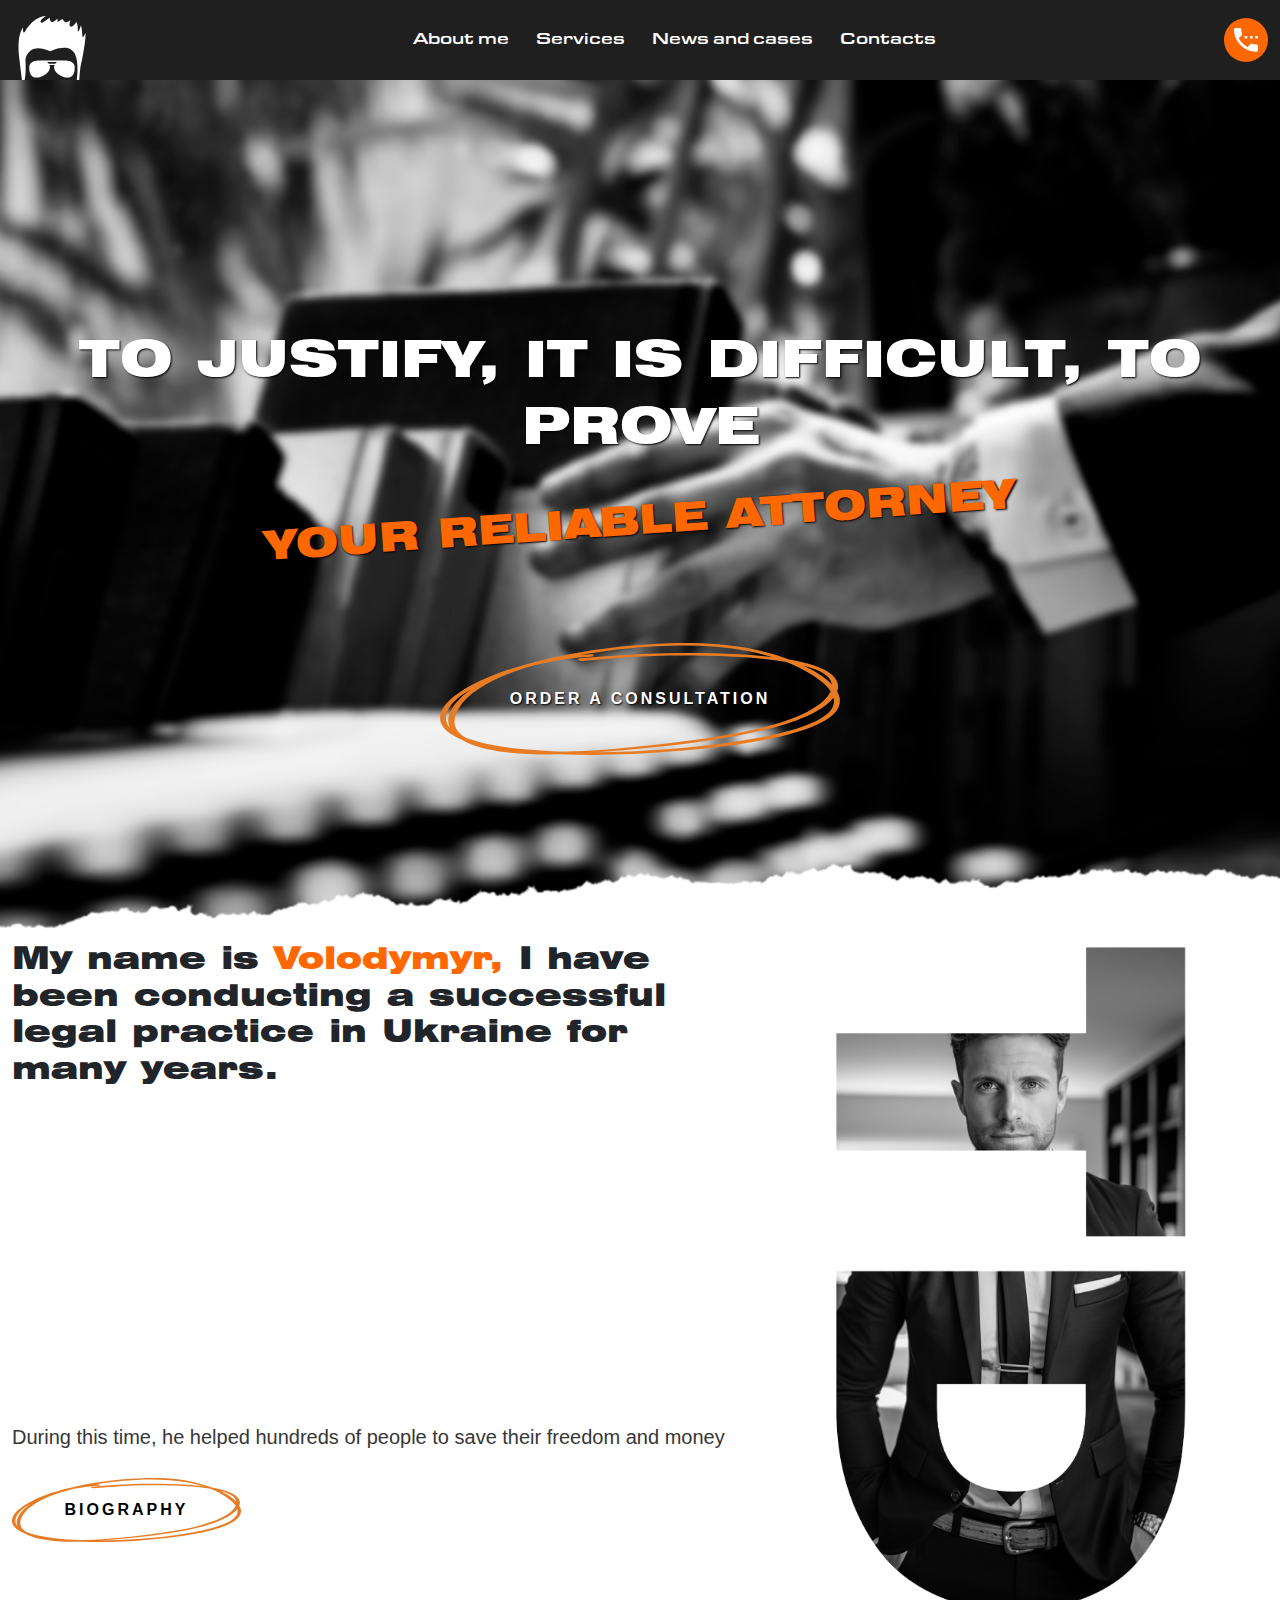
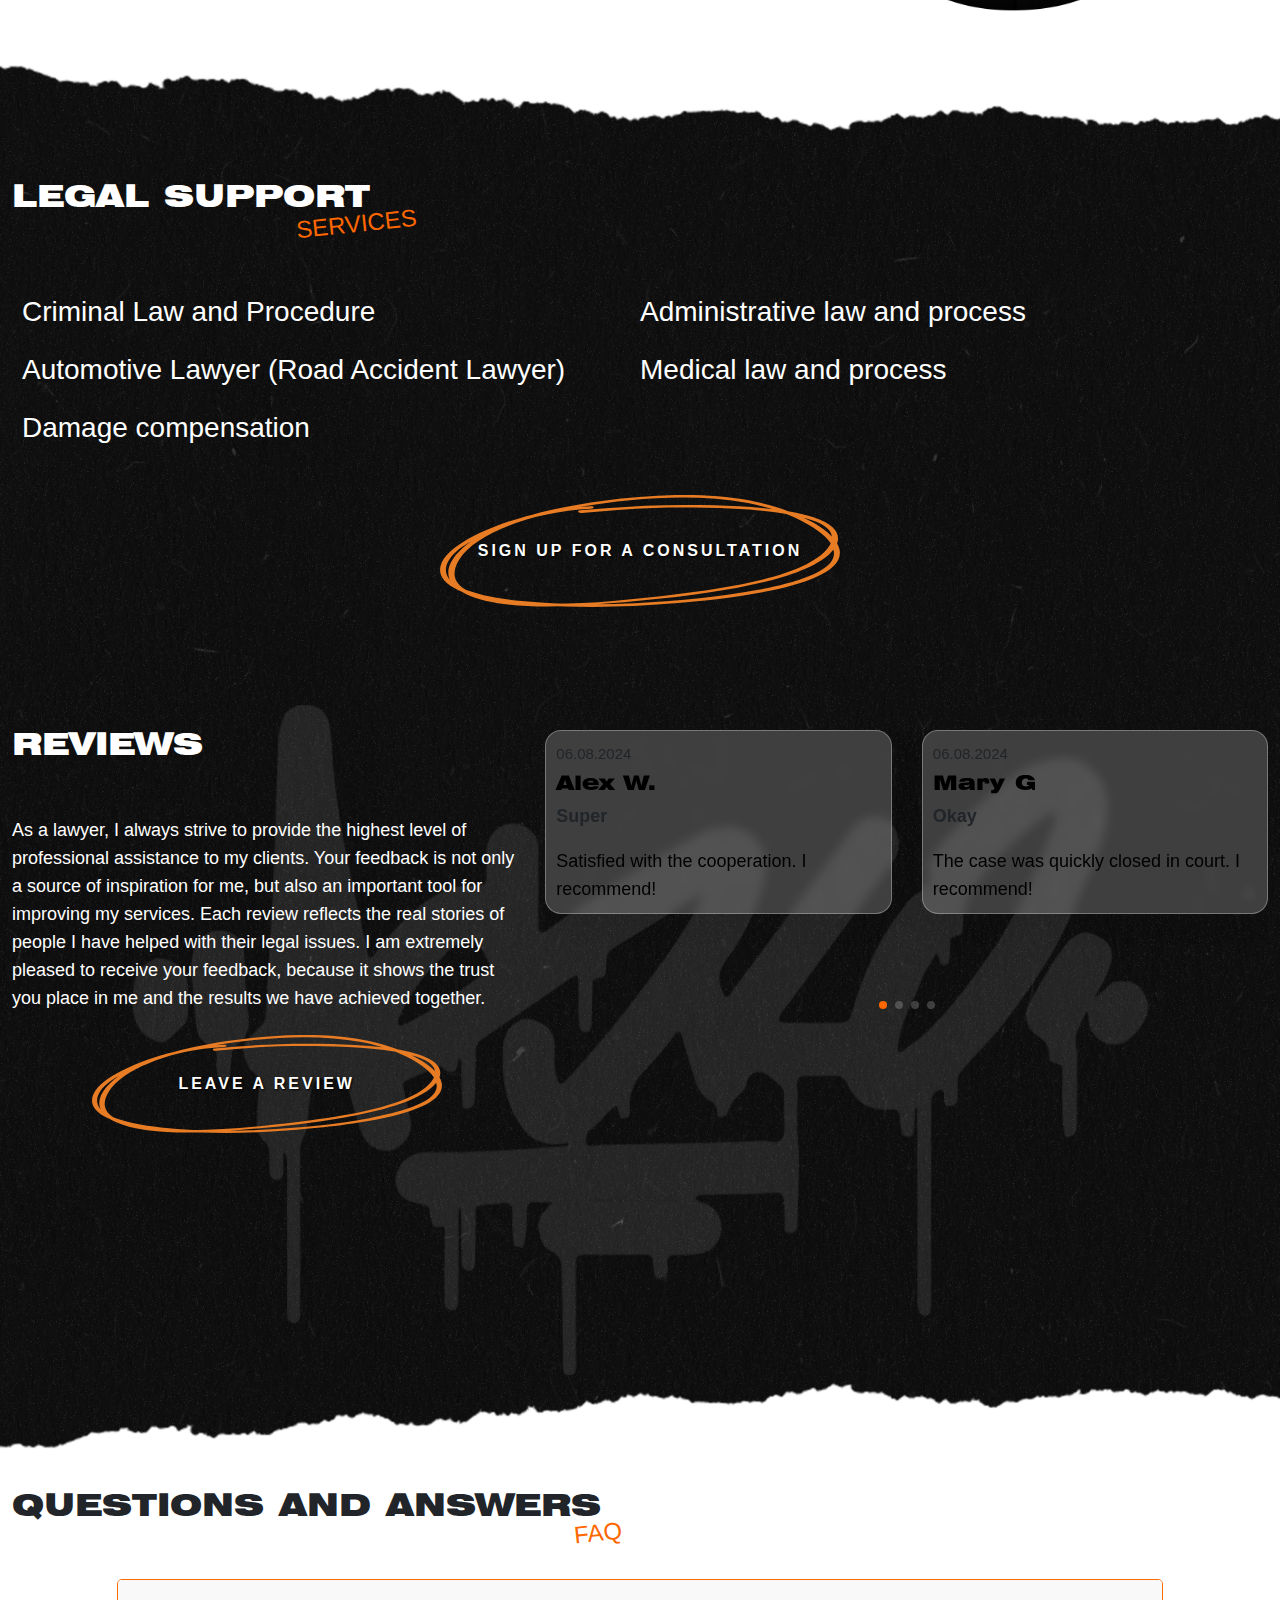
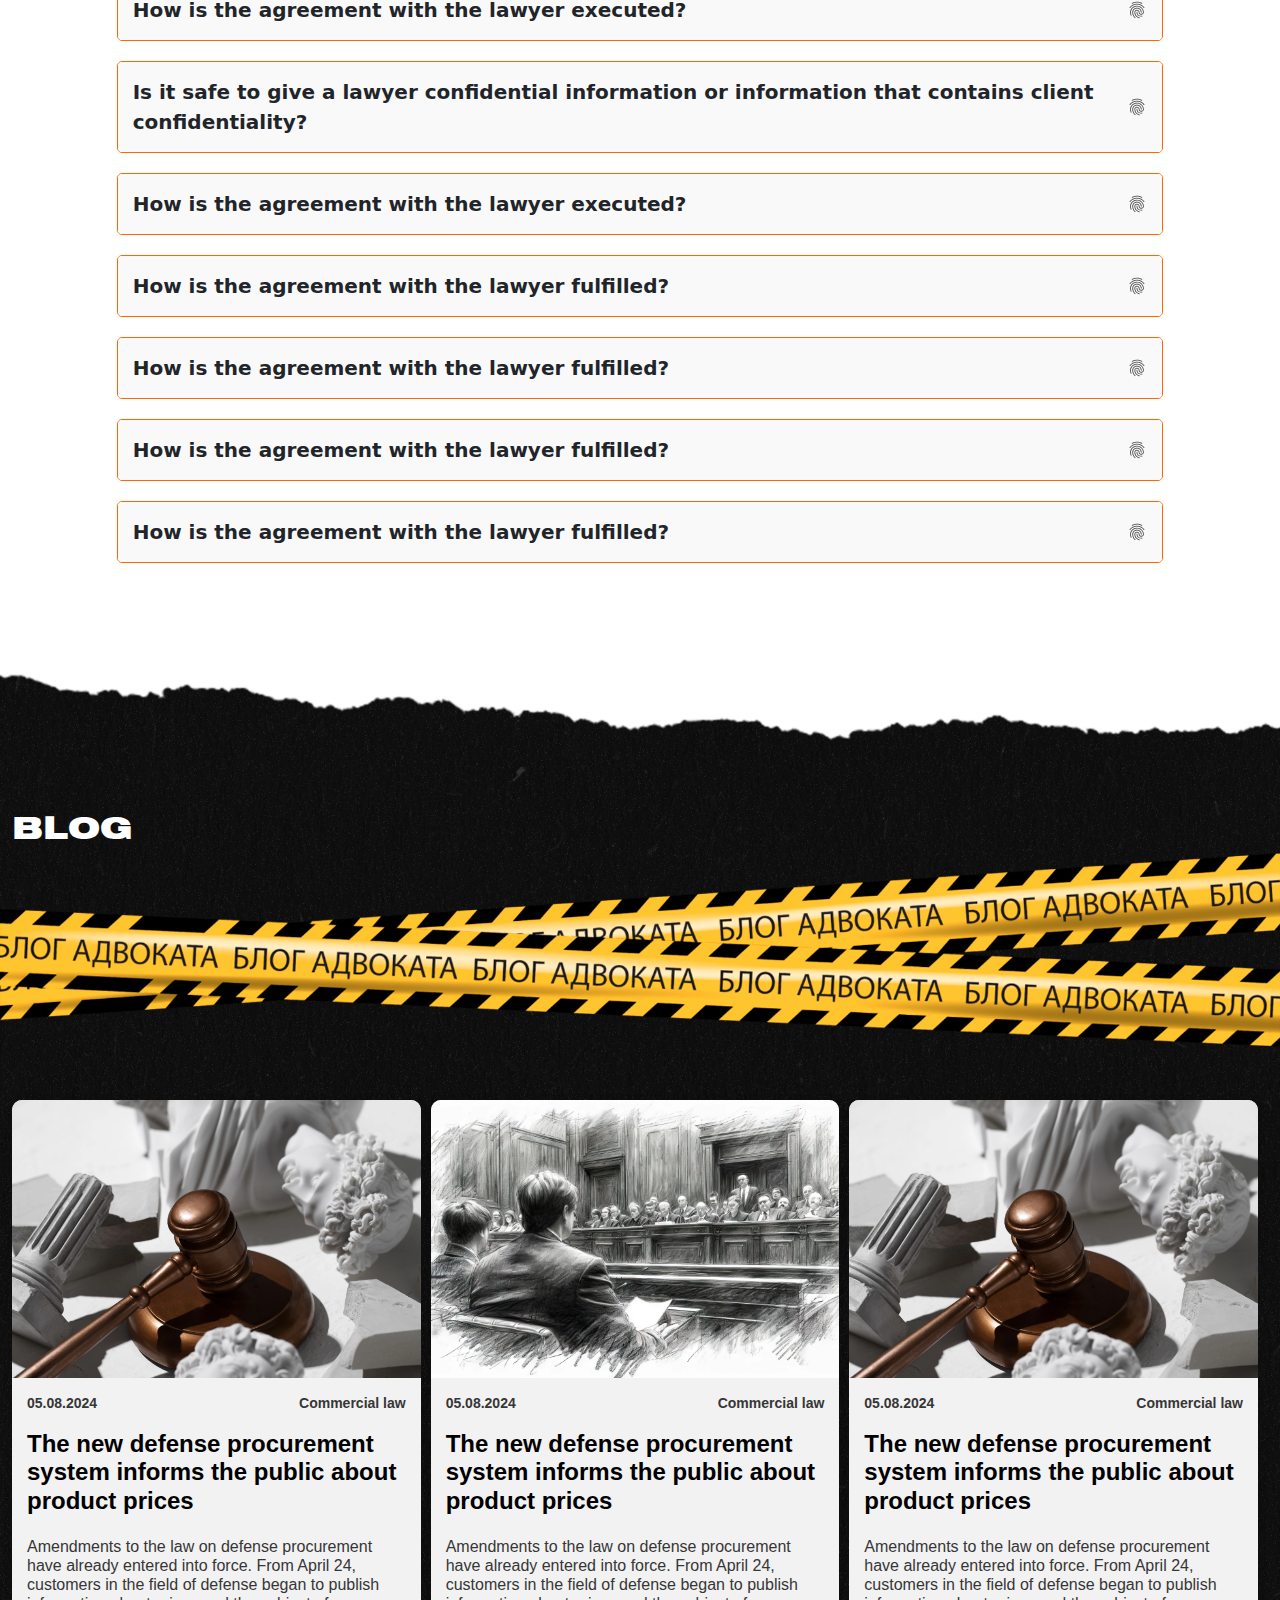
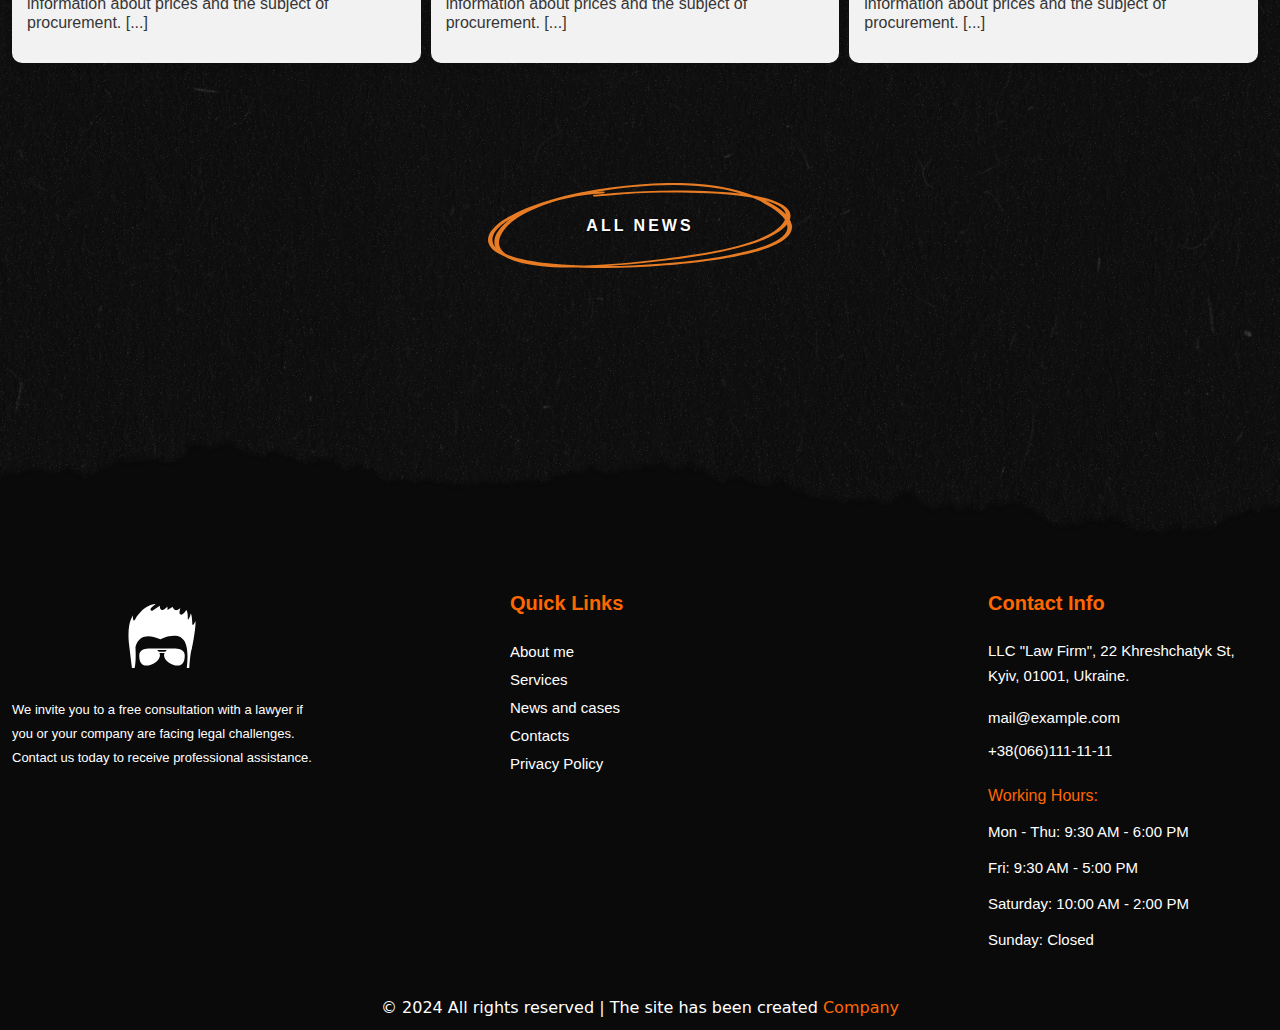
<file: index.html>
<!DOCTYPE html>
<html lang="en">
<head>
    <meta charset="UTF-8">
    <meta name="viewport" content="width=device-width, initial-scale=1.0">
    <title>Legal assistance</title>


    <!-- Bootstrap 5 Css -->
    <link href="./assets/css/bootstrap.css" rel="stylesheet">

    <!-- Swiper -->
    <link rel="stylesheet" href="https://cdn.jsdelivr.net/npm/swiper@11/swiper-bundle.min.css"/>
    <!-- Drop the styles -->
    <link rel="stylesheet" href="./assets/css/normalize.css">
    <!-- Connect fonts -->
    <link rel="stylesheet" href="./assets/css/fonts.css">
    <!-- The main style file -->
    <link rel="stylesheet" href="./assets/css/style.css">
</head>
<body>

    <div class="wrapper">

        <!-- Спливаюче повідомлення -->
        <div id="successMessage" class="success-message" style="display: none;">
            Successfully sent
        </div>

        <!-- Modal window "Enrollment for Consultation". Start-->
        <div class="modal" id="consultationModal">
            <div class="modal-content">
                <span class="close-modal">&times;</span>
                <h2>Sign up for a consultation</h2>
                <p>Please fill out the form below to book a consultation</p>
                <form id="consultationForm">
                    <div class="form-group">
                        <label for="name">Name: <span class="required-modal">*</span></label>
                        <input type="text" id="name" name="name" required>
                    </div>
                    <div class="form-group">
                        <label for="phone">Phone: <span class="required-modal">*</span></label>
                        <input type="tel" id="phone" name="phone" required>
                    </div>
                    <div class="form-group">
                        <label for="email">Email:</label>
                        <input type="email" id="email" name="email">
                    </div>
                    <div class="form-group">
                        <label for="rating">The scope of the question:</label>
                        <select id="rating" name="rating" required>
                            <option value="">Choose which consultation you are interested in</option>
                            <option value="criminallaw">Criminal law</option>
                            <option value="administrativelaw">Administrative law</option>
                            <option value="autolawyer">Automotive lawyer (Road accident lawyer)</option>
                            <option value="medicallaw">Medical law</option>
                            <option value="compensation">Damage compensation</option>
                            <option value="other">Other...</option>
                        </select>
                    </div>
                    <div class="form-group">
                        <label for="feedback">Brief content of the question:</label>
                        <textarea id="feedback" name="feedback" rows="4"></textarea>
                    </div>
                    
                    <button type="submit" class="submit-btn">Send</button>
                </form>
            </div>
        </div>
        <!-- Modal window "Enrollment for Consultation". End-->


        <!-- Modal window for reviews. Start -->
        <div id="feedbackModal" class="modal">
            <div class="modal-content">
                <span class="close-modal">&times;</span>
                <h2>Leave a review</h2>
                <form id="feedbackForm">
                    <div class="form-group">
                        <label for="name">Name: <span class="required-modal">*</span></label>
                        <input type="text" id="name" name="name" required>
                    </div>
                    <div class="form-group">
                        <label for="phone">Telephone: <span class="required-modal">*</span></label>
                        <input type="tel" id="phone" name="phone" required>
                    </div>
                    <div class="form-group">
                        <label for="email">Email:</label>
                        <input type="email" id="email" name="email">
                    </div>
                    
                    <div class="form-group">
                        <label for="rating">Rating:</label>
                        <select id="rating" name="rating" required>
                            <option value="">Select a grade</option>
                            <option value="super">Super</option>
                            <option value="good">Normally, at your own expense</option>
                            <option value="bad">Badly</option>
                        </select>
                    </div>
                    <div class="form-group">
                        <label for="feedback">The text of the review: <span class="required-modal">*</span></label>
                        <textarea id="feedback" name="feedback" rows="4" required></textarea>
                    </div>
                    <button type="submit" class="submit-btn">Leave a review</button>
                </form>
            </div>
        </div>
        <!-- Modal window for reviews. End -->

        <!-- =====================
        --- HEADER. Start ---
        ===================== -->
        <header class="header-style">
            <div class="container">
                <div class="col-12">
                    <div class="site-row">
                        <a href="./index.html" class="header-logo">
                            <img src="./assets/images/logo/logo.svg" alt="logo">
                        </a>
                        <nav class="header_menu">
                            <ul class="nav-menu">
                                <li><a href="./page-about.html">About me</a></li>
                                <li><a href="./page-services.html">Services</a></li>
                                <li><a href="./page-blog.html">News and cases</a></li>
                                <li><a href="./page-contacts.html">Contacts</a></li>
                            </ul>
                        </nav>
                        <div class="header_phone">
                            <a href="tel:+380661111111">
                                <img src="./assets/images/icon/icon_phone.svg" alt="phone">
                            </a>
                        </div>
                        <div class="burger-menu">
                            <span></span>
                            <span></span>
                            <span></span>
                        </div>
                    </div>
                </div>
            </div>
        </header>
        <!-- =====================
        --- HEADER. End ---
        ===================== -->


        <main class="main">
            <!-- =====================
            --- Main-banner. Start ---
            ===================== -->
            <section class="hero-home">

                <div class="container">
                    <div class="col-12">

                        <div class="hero-banner-content_wrapper">
                            <div class="hero-home_title">
                                <h1>TO JUSTIFY, IT IS DIFFICULT, TO PROVE</h1>
                            </div>
                            <div class="hero-home_text">
                                <h2>
                                    YOUR RELIABLE ATTORNEY
                                </h2>
                            </div>
                            <div class="hero-home_btn_wrapper">
                                <a href="#" class="hero-home_btn_link open-modal">
                                    <div class="hero-home_btn_text">
                                        Order a consultation
                                    </div>
                                    <img src="./assets/images/img/button-outline.svg" alt="button" class="hero-home_btn_img">
                                </a>
                            </div>
                        </div>
                    </div>
                </div>
                <div class="section-img-top">
                    <img src="./assets/images/img/event-img-1.webp" alt="">
                </div>
            </section>
            <!-- =====================
            --- Main-banner. End ---
            ===================== -->

            <!-- =====================
            --- Home-Page. Block 2 "About me". Start ---
            ===================== -->
            <section class="section-about">
                <div class="container">
                    <div class="row">
                        <div class="col-md-7 col-12">
                            <!-- The content of the left column -->
                            <div class="about-content-wrapper">
                                <div class="about-content-wrapper-content">
                                    <div class="about-content-title">
                                        <h2>My name is <span class="about-highlighted-text">Volodymyr,</span> 
                                            I have been conducting a successful legal practice in Ukraine for many years.
                                        </h2>
                                    </div>
                                    <div class="about-content-descr">
                                        <p>During this time, he helped hundreds of people to save their freedom and money</p>
                                    </div>
                                </div>
                                <div class="hero-home_btn_wrapper">
                                    <a href="./page-about.html" class="hero-home_btn_link">
                                        <div class="hero-home_btn_text">
                                            Biography
                                        </div>
                                        <img src="./assets/images/img/button-outline.svg" alt="button" class="hero-home_btn_img">
                                    </a>
                                </div>
                            </div>
                        </div>
                        <div class="col-md-5 col-12">
                            <!-- The content of the right column -->
                            <div class="about-img">
                                <img src="./assets/images/img/about-img.webp" alt="about-img">
                            </div>
                        </div>
                    </div>
                </div>
            </section>

            <section class="section-img-bottom">
                <img src="./assets/images/img/event-img-2.webp" alt="">
            </section>
            <!-- =====================
            --- Home-Page. Block 2 "About me". End ---
            ===================== -->


            <!-- =====================
            --- Home-Page. Block 3 "Services" Start ---
            ===================== -->
            <section class="section-services">
                <div class="container">
                    <div class="row">
                        <div class="block-title_wrapper">
                            <h2 class="block-title">Legal support</h2>
                            <span class="block-subtitle">Services</span>
                        </div>
                        
                        <div class="services-content-wrapper">
                            <ul>
                                <li><a href="./single-services.html">Criminal Law and Procedure</a></li>
                                <li><a href="./single-services.html">Administrative law and process</a></li>
                                <li><a href="./single-services.html">Automotive Lawyer (Road Accident Lawyer)</a></li>
                                <li><a href="./single-services.html">Medical law and process</a></li>
                                <li><a href="./single-services.html">Damage compensation</a></li>
                            </ul>
                        </div>

                        <div class="hero-home_btn_wrapper ">
                            <a href="#" class="hero-home_btn_link open-modal">
                                <div class="hero-home_btn_text">
                                    Sign up for a consultation
                                </div>
                                <img src="./assets/images/img/button-outline.svg" alt="button" class="hero-home_btn_img">
                            </a>
                        </div>
                    </div>
                </div>
            </section>
            <!-- =====================
            --- Home-Page. Block 3 "Services" End ---
            ===================== -->


            <!-- =====================
            ---  Home-Page. Block 4 "Feedback". Start ---
            ===================== -->
            <section class="section-reviews">
                <div class="container">
                    <div class="row">
                        
                        <div class="col-md-5 col-12">
                            <div class="reviews-content-wrapper-left">
                                <div class="block-title">
                                    <h2>Reviews</h2>
                                </div>
                                <div class="block-descr">
                                    <p>
                                        As a lawyer, I always strive to provide the highest level of professional assistance to my clients. Your feedback is not only a source of inspiration for me, but also an important tool for improving my services. Each review reflects the real stories of people I have helped with their legal issues. I am extremely pleased to receive your feedback, because it shows the trust you place in me and the results we have achieved together.
                                    </p>
                                </div>

                                <div class="hero-home_btn_wrapper">
                                    <a href="#" class="hero-home_btn_link open-feedback-modal">
                                        <div class="hero-home_btn_text">
                                            Leave a review
                                        </div>
                                        <img src="./assets/images/img/button-outline.svg" alt="button" class="hero-home_btn_img">
                                    </a>
                                </div>
                            </div>
                        </div>
                        <div class="col-md-7 col-12">
                            <div class="swiper-review-wrapper">
                                <div class="swiper-review">
                                    
                                    <div class="swiper mySwiper">
                                        <div class="swiper-wrapper">
                                            <div class="swiper-slide">
                                                <div class="swiper-slide-content-wrapper">
                                                    <div class="swiper-review-date">
                                                        <p>06.08.2024</p>
                                                    </div>
                                                    <div class="swiper-review-name">
                                                        <h3>Alex W.</h3>
                                                    </div>
                                                    <div class="swiper-review-rating">
                                                        <p>Super</p>
                                                    </div>
                                                    <div class="swiper-review-txt">
                                                        <p>
                                                            Satisfied with the cooperation. I recommend!
                                                        </p>
                                                    </div>
                                                </div>
                                            </div>

                                            <div class="swiper-slide">
                                                <div class="swiper-slide-content-wrapper">
                                                    <div class="swiper-review-date">
                                                        <p>06.08.2024</p>
                                                    </div>
                                                    <div class="swiper-review-name">
                                                        <h3>Mary G</h3>
                                                    </div>
                                                    <div class="swiper-review-rating">
                                                        <p>Okay</p>
                                                    </div>
                                                    <div class="swiper-review-txt">
                                                        <p>
                                                            The case was quickly closed in court. I recommend! 
                                                        </p>
                                                    </div>
                                                </div>
                                            </div>

                                            <div class="swiper-slide">
                                                <div class="swiper-slide-content-wrapper">
                                                    <div class="swiper-review-date">
                                                        <p>06.08.2024</p>
                                                    </div>
                                                    <div class="swiper-review-name">
                                                        <h3>Max T.</h3>
                                                    </div>
                                                    <div class="swiper-review-rating">
                                                        <p>Super</p>
                                                    </div>
                                                    <div class="swiper-review-txt">
                                                        <p>
                                                            Satisfied with the lawyer's professionalism
                                                        </p>
                                                    </div>
                                                </div>
                                            </div>

                                            <div class="swiper-slide">
                                                <div class="swiper-slide-content-wrapper">
                                                    <div class="swiper-review-date">
                                                        <p>06.08.2024</p>
                                                    </div>
                                                    <div class="swiper-review-name">
                                                        <h3>Alexandr T</h3>
                                                    </div>
                                                    <div class="swiper-review-rating">
                                                        <p>Super</p>
                                                    </div>
                                                    <div class="swiper-review-txt">
                                                        <p>
                                                            A professional who quickly learned the case and just as quickly won it. Thank you!
                                                        </p>
                                                    </div>
                                                </div>
                                            </div>
                                            
                                        </div>
                                        <div class="swiper-pagination"></div>
                                    </div>


                                </div>
                            </div>
                            
                        </div>
                        
                        
                    </div>
                </div>
            </section>
            <!-- =====================
            --- Home-Page. Block 4 "Feedback". End ---
            ===================== -->



            <!-- =====================
            --- Home-Page. Block 5 "Questions and answers" Start ---
            ===================== -->
            <section class="section-img-top">
                <img src="./assets/images/img/event-img-1.webp" alt="">
            </section>

            <section class="section-faq">
                <div class="container">
                    <div class="row">
                        <div class="col-12">
                            <div class="block-title_wrapper">
                                <h2 class="block-title">Questions and answers</h2>
                                <span class="block-subtitle">FAQ</span>
                            </div>

                            <div class="accordion-questions_answers-wrapper col-md-10 col-12">
                                
                                <!-- The first accordion -->
                                <div class="accordion-questions_answers ">
                                    <div class="accordion-header-questions_answers">
                                        <p class="accordion-title-questions_answers">How is the agreement with the lawyer executed?</p>
                                        <img src="./assets/images/icon/icon_accordeon_fingerprint.svg" alt="arrow icon" class="accordion-icon-single">
                                    </div>
                                    <div class="accordion-content-questions_answers">
                                        <p class="product-description">
                                            After signing the contract with me, and the relevant materials will be handed over, priority actions can be taken on the first day and all the necessary legal steps can be started. We are planning, systematically and effectively moving towards achieving the goal discussed with the "Client", while I spend the minimum amount of time to complete the work as soon as possible and achieve a positive result. All actions on my part are constantly coordinated with the "Client" or brought to his attention.
                                        </p>
                                        
                                    </div>
                                </div>

                                <!-- Long accordion -->
                                <div class="accordion-questions_answers ">
                                    <div class="accordion-header-questions_answers">
                                        <p class="accordion-title-questions_answers">Is it safe to give a lawyer confidential information or information that contains client confidentiality?</p>
                                        <img src="./assets/images/icon/icon_accordeon_fingerprint.svg" alt="arrow icon" class="accordion-icon-single">
                                    </div>
                                    <div class="accordion-content-questions_answers">
                                        <p class="product-description">
                                            After signing the contract with me, and the relevant materials will be handed over, priority actions can be taken on the first day and all the necessary legal steps can be started. We are planning, systematically and effectively moving towards achieving the goal discussed with the "Client", while I spend the minimum amount of time to complete the work as soon as possible and achieve a positive result. All actions on my part are constantly coordinated with the "Client" or brought to his attention.
                                        </p>
                                        
                                    </div>
                                </div>

                                <!-- The third accordion -->
                                <div class="accordion-questions_answers ">
                                    <div class="accordion-header-questions_answers">
                                        <p class="accordion-title-questions_answers">How is the agreement with the lawyer executed?</p>
                                        <img src="./assets/images/icon/icon_accordeon_fingerprint.svg" alt="arrow icon" class="accordion-icon-single">
                                    </div>
                                    <div class="accordion-content-questions_answers">
                                        <p class="product-description">
                                            After signing the contract with me, and the relevant materials will be handed over, priority actions can be taken on the first day and all the necessary legal steps can be started. We are planning, systematically and effectively moving towards achieving the goal discussed with the "Client", while I spend the minimum amount of time to complete the work as soon as possible and achieve a positive result. All actions on my part are constantly coordinated with the "Client" or brought to his attention.
                                        </p>
                                        
                                    </div>
                                </div>

                                <!-- The fourth accordion -->
                                <div class="accordion-questions_answers ">
                                    <div class="accordion-header-questions_answers">
                                        <p class="accordion-title-questions_answers">How is the agreement with the lawyer fulfilled?</p>
                                        <img src="./assets/images/icon/icon_accordeon_fingerprint.svg" alt="arrow icon" class="accordion-icon-single">
                                    </div>
                                    <div class="accordion-content-questions_answers">
                                        <p class="product-description">
                                            After signing the contract with me, and the relevant materials will be handed over, priority actions can be taken on the first day and all the necessary legal steps can be started. We are planning, systematically and effectively moving towards achieving the goal discussed with the "Client", while I spend the minimum amount of time to complete the work as soon as possible and achieve a positive result. All actions on my part are constantly coordinated with the "Client" or brought to his attention.
                                        </p>
                                        
                                    </div>
                                </div>

                                <!-- The fifth accordion -->
                                <div class="accordion-questions_answers ">
                                    <div class="accordion-header-questions_answers">
                                        <p class="accordion-title-questions_answers">How is the agreement with the lawyer fulfilled?</p>
                                        <img src="./assets/images/icon/icon_accordeon_fingerprint.svg" alt="arrow icon" class="accordion-icon-single">
                                    </div>
                                    <div class="accordion-content-questions_answers">
                                        <p class="product-description">
                                            After signing the contract with me, and the relevant materials will be handed over, priority actions can be taken on the first day and all the necessary legal steps can be started. We are planning, systematically and effectively moving towards achieving the goal discussed with the "Client", while I spend the minimum amount of time to complete the work as soon as possible and achieve a positive result. All actions on my part are constantly coordinated with the "Client" or brought to his attention.
                                        </p>
                                        
                                    </div>
                                </div>

                                <!-- Sixth accordion -->
                                <div class="accordion-questions_answers ">
                                    <div class="accordion-header-questions_answers">
                                        <p class="accordion-title-questions_answers">How is the agreement with the lawyer fulfilled?</p>
                                        <img src="./assets/images/icon/icon_accordeon_fingerprint.svg" alt="arrow icon" class="accordion-icon-single">
                                    </div>
                                    <div class="accordion-content-questions_answers">
                                        <p class="product-description">
                                            After signing the contract with me, and the relevant materials will be handed over, priority actions can be taken on the first day and all the necessary legal steps can be started. We are planning, systematically and effectively moving towards achieving the goal discussed with the "Client", while I spend the minimum amount of time to complete the work as soon as possible and achieve a positive result. All actions on my part are constantly coordinated with the "Client" or brought to his attention.
                                        </p>
                                        
                                    </div>
                                </div>

                                <!-- Seventh accordion -->
                                <div class="accordion-questions_answers ">
                                    <div class="accordion-header-questions_answers">
                                        <p class="accordion-title-questions_answers">How is the agreement with the lawyer fulfilled?</p>
                                        <img src="./assets/images/icon/icon_accordeon_fingerprint.svg" alt="arrow icon" class="accordion-icon-single">
                                    </div>
                                    <div class="accordion-content-questions_answers">
                                        <p class="product-description">
                                            After signing the contract with me, and the relevant materials will be handed over, priority actions can be taken on the first day and all the necessary legal steps can be started. We are planning, systematically and effectively moving towards achieving the goal discussed with the "Client", while I spend the minimum amount of time to complete the work as soon as possible and achieve a positive result. All actions on my part are constantly coordinated with the "Client" or brought to his attention.
                                        </p>
                                        
                                    </div>
                                </div>

                            </div>
                            

                        </div>
                    </div>
                </div>
            </section>

            <section class="section-img-bottom">
                <img src="./assets/images/img/event-img-2.webp" alt="">
            </section>
            <!-- =====================
            --- Home-Page. Block 5 "Questions and answers" End ---
            ===================== -->



            <!-- =====================
            --- Home-Page. Block 6 "Blog" Start ---
            ===================== -->
            <section class="section-blog">
                <div class="container">
                    <div class="row">
                        <div class="col-12">
                            <div class="block-title">
                                <h2>Blog</h2>
                            </div>
                        </div>
                    </div>
                </div>
                <div class="section-blog-img">
                    <img src="./assets/images/img/ribbon-3.webp" alt="Стрічка" class="ribbon-3">
                </div>
                <div class="container">
                    <div class="row">

                        <!-- General container for cards -->
                        <div class="product-cards-wrapper">

                            <!-- Blog card 1 -->
                            <div class="product-card-wrapper col-12 col-sm-6 col-md-4">
                                <div class="product-card">
                                    <a href="./single-blog.html">
                                        <img src="./assets/images/img/blog-cart.webp" alt="Product Image" class="product-card-img">
                                    </a>
                                    <div class="product-card-content">
                                        <div class="product-card-meta">
                                            <span class="product-card-date">05.08.2024</span>
                                            <span class="product-card-category">Commercial law</span>
                                        </div>
                                        <a href="./single-blog.html" class="product-card-title_link">
                                            <h3 class="product-card-title">
                                                The new defense procurement system informs the public about product prices
                                            </h3>
                                        </a>
                                        
                                        <a href="./single-blog.html" class="product-card-description_link">
                                            <p class="product-card-description">
                                                Amendments to the law on defense procurement have already entered into force. From April 24, customers in the field of defense began to publish information about prices and the subject of procurement. [...]
                                            </p>
                                        </a>
                                        
                                    </div>
                                </div>
                            </div>

                            <!-- Blog card 2 -->
                            <div class="product-card-wrapper col-12 col-sm-6 col-md-4">
                                <div class="product-card">
                                    <a href="./single-blog.html">
                                        <img src="./assets/images/img/blog-cart_3.webp" alt="Product Image" class="product-card-img">
                                    </a>
                                    <div class="product-card-content">
                                        <div class="product-card-meta">
                                            <span class="product-card-date">05.08.2024</span>
                                            <span class="product-card-category">Commercial law</span>
                                        </div>
                                        <a href="./single-blog.html" class="product-card-title_link">
                                            <h3 class="product-card-title">
                                                The new defense procurement system informs the public about product prices
                                            </h3>
                                        </a>
                                        
                                        <a href="./single-blog.html" class="product-card-description_link">
                                            <p class="product-card-description">
                                                Amendments to the law on defense procurement have already entered into force. From April 24, customers in the field of defense began to publish information about prices and the subject of procurement. [...]
                                            </p>
                                        </a>
                                        
                                    </div>
                                </div>
                            </div>

                            <!-- Blog card 3 -->
                            <div class="product-card-wrapper col-12 col-sm-6 col-md-4">
                                <div class="product-card">
                                    <a href="./single-blog.html">
                                        <img src="./assets/images/img/blog-cart.webp" alt="Product Image" class="product-card-img">
                                    </a>
                                    <div class="product-card-content">
                                        <div class="product-card-meta">
                                            <span class="product-card-date">05.08.2024</span>
                                            <span class="product-card-category">Commercial law</span>
                                        </div>
                                        <a href="./single-blog.html" class="product-card-title_link">
                                            <h3 class="product-card-title">
                                                The new defense procurement system informs the public about product prices
                                            </h3>
                                        </a>
                                        
                                        <a href="./single-blog.html" class="product-card-description_link">
                                            <p class="product-card-description">
                                                Amendments to the law on defense procurement have already entered into force. From April 24, customers in the field of defense began to publish information about prices and the subject of procurement. [...]
                                            </p>
                                        </a>
                                        
                                    </div>
                                </div>
                            </div>  

                        </div>
                        <div class="hero-home_btn_wrapper">
                            <a href="./page-blog.html" class="hero-home_btn_link">
                                <div class="hero-home_btn_text">
                                    All news
                                </div>
                                <img src="./assets/images/img/button-outline.svg" alt="button" class="hero-home_btn_img">
                            </a>
                        </div>    
                        
                    </div>
                </div>
            </section>
            <!-- =====================
            --- Home-Page. Block 6 "Blog" End ---
            ===================== -->
        </main>
        

        <!-- ===========================
        --- Home-Page. *** FOOTER *** Start ---
        ================================ -->

        <footer class="section-footer">
            <div class="container">
                <div class="col-12">
                    <div class="row">
                        <div class="footer-content-wrapper">
                            <div class="footer-logo-wrapper">
                                <a href="#" class="footer-logo-link">
                                    <img src="./assets/images/logo/logo.svg" alt="logo">
                                </a>
                                <p class="footer-txt">
                                    We invite you to a free consultation with a lawyer if you or your company are facing legal challenges. Contact us today to receive professional assistance.
                                </p>
                                
                            </div>

                            <div class="footer-menu-wrapper">
                                <p class="footer-page-name">Quick Links</p>

                                <nav class="footer-menu">
                                    <ul class="nav-menu">
                                        <li><a href="./page-about.html">About me</a></li>
                                        <li><a href="./page-services.html">Services</a></li>
                                        <li><a href="./page-blog.html">News and cases</a></li>
                                        <li><a href="./page-contacts.html">Contacts</a></li>
                                        <li><a href="#">Privacy Policy</a></li>
                                    </ul>
                                </nav>
                            </div>
                            

                            <div class="footer-contacts-wrapper">
                                <p class="footer-contacts-name">Contact Info</p>

                                <p class="footer-contact-adress">
                                    LLC "Law Firm", 22 Khreshchatyk St, Kyiv, 01001, Ukraine.
                                </p>
                                <a class="footer-mail-adr" href="mailto:mail@example.com">mail@example.com</a>
                                <a class="footer-phone-number" href="tel:+380661111111">+38(066)111-11-11</a>

                                <div class="footer-schedule">
                                    <p class="footer-schedule-title">Working Hours:</p>
                                    <p>Mon - Thu: 9:30 AM - 6:00 PM</p>
                                    <p>Fri: 9:30 AM - 5:00 PM</p>
                                    <p>Saturday: 10:00 AM - 2:00 PM</p>
                                    <p>Sunday: Closed</p>
                                </div>

                            </div>
                            
                        </div>

                        <div class="footer-policy-content">
                            <p class="footer-policy-text">
                                &copy; 2024 All rights reserved | The site has been created <a href="#">Company</a>
                            </p>
                        </div>
                        
                    </div>
                </div>
            </div>
        </footer>


        <!-- ===========================
        --- Home-Page. *** FOOTER *** End ---
        ================================ -->

    </div>

    




    <script src="https://cdn.jsdelivr.net/npm/swiper@11/swiper-bundle.min.js"></script> <!--Swiper.js-->
    <script src="./assets/js/bootstrap.js"></script> <!-- bootstrap.js 5.2.3 Js -->
    <script src="./assets/js/main.js"></script>

</body>
</html>
</file>
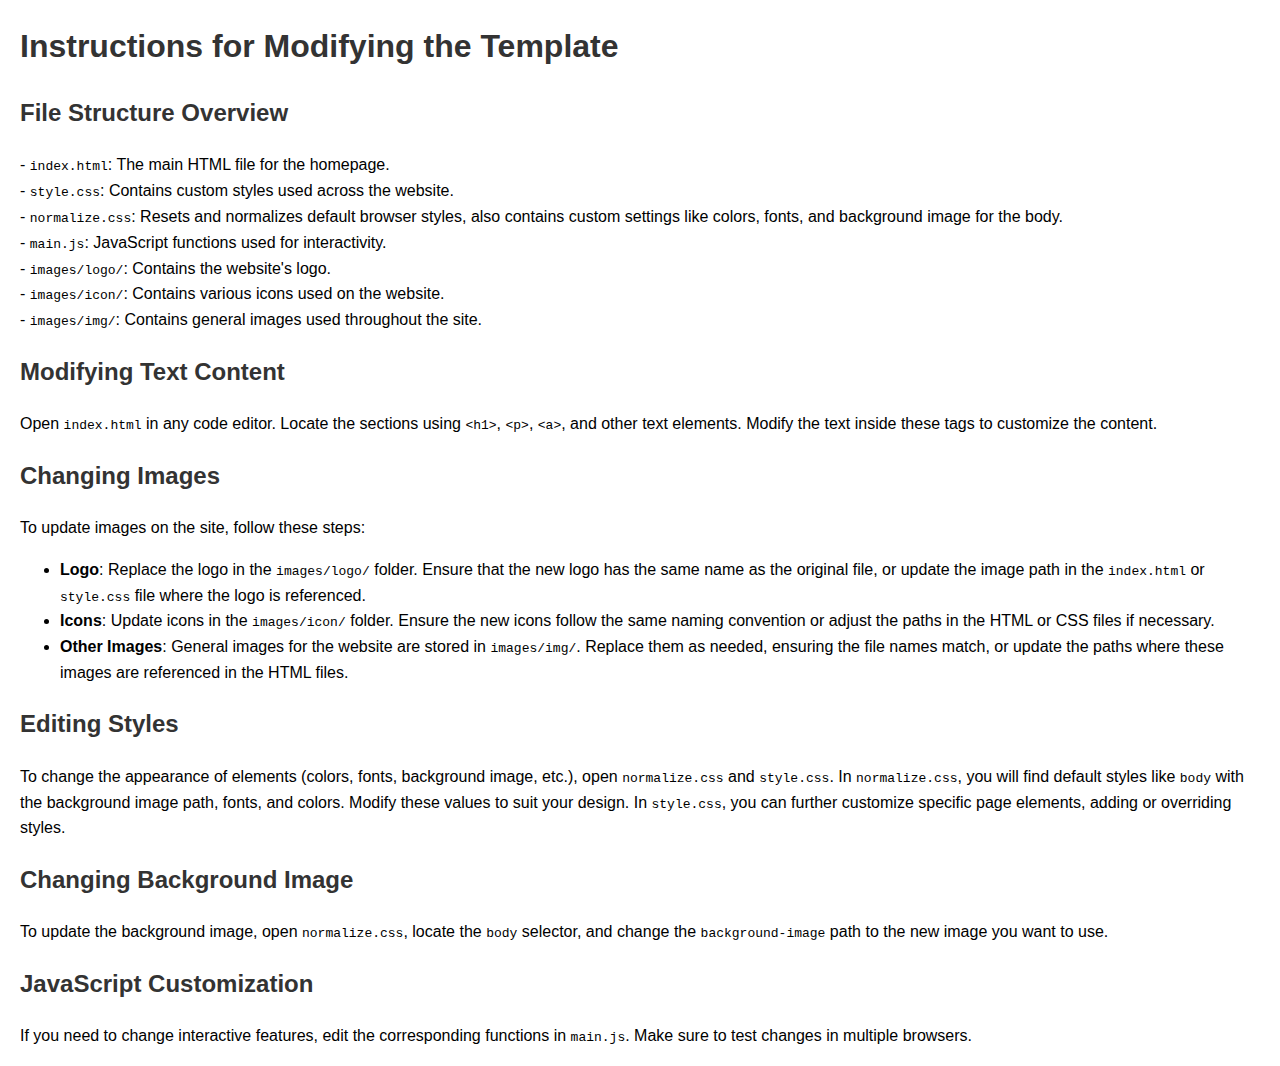
<file: instructions.html>
<!DOCTYPE html>
<html lang="en">
<head>
    <meta charset="UTF-8">
    <meta name="viewport" content="width=device-width, initial-scale=1.0">
    <title>Instructions for Modifying the Template</title>
    <style>
        body {
            font-family: Arial, sans-serif;
            margin: 20px;
            line-height: 1.6;
        }
        h1, h2 {
            color: #333;
        }
    </style>
</head>
<body>
    <h1>Instructions for Modifying the Template</h1>
    
    <h2>File Structure Overview</h2>
    <p>- <code>index.html</code>: The main HTML file for the homepage.<br>
       - <code>style.css</code>: Contains custom styles used across the website.<br>
       - <code>normalize.css</code>: Resets and normalizes default browser styles, also contains custom settings like colors, fonts, and background image for the body.<br>
       - <code>main.js</code>: JavaScript functions used for interactivity.<br>
       - <code>images/logo/</code>: Contains the website's logo.<br>
       - <code>images/icon/</code>: Contains various icons used on the website.<br>
       - <code>images/img/</code>: Contains general images used throughout the site.</p>

    <h2>Modifying Text Content</h2>
    <p>Open <code>index.html</code> in any code editor. Locate the sections using <code>&lt;h1&gt;</code>, <code>&lt;p&gt;</code>, <code>&lt;a&gt;</code>,  and other text elements. Modify the text inside these tags to customize the content.</p>

    <h2>Changing Images</h2>
    <p>To update images on the site, follow these steps:</p>
    <ul>
        <li><strong>Logo</strong>: Replace the logo in the <code>images/logo/</code> folder. Ensure that the new logo has the same name as the original file, or update the image path in the <code>index.html</code> or <code>style.css</code> file where the logo is referenced.</li>
        <li><strong>Icons</strong>: Update icons in the <code>images/icon/</code> folder. Ensure the new icons follow the same naming convention or adjust the paths in the HTML or CSS files if necessary.</li>
        <li><strong>Other Images</strong>: General images for the website are stored in <code>images/img/</code>. Replace them as needed, ensuring the file names match, or update the paths where these images are referenced in the HTML files.</li>
    </ul>

    <h2>Editing Styles</h2>
    <p>To change the appearance of elements (colors, fonts, background image, etc.), open <code>normalize.css</code> and <code>style.css</code>. In <code>normalize.css</code>, you will find default styles like <code>body</code> with the background image path, fonts, and colors. Modify these values to suit your design. In <code>style.css</code>, you can further customize specific page elements, adding or overriding styles.</p>

    <h2>Changing Background Image</h2>
    <p>To update the background image, open <code>normalize.css</code>, locate the <code>body</code> selector, and change the <code>background-image</code> path to the new image you want to use.</p>

    <h2>JavaScript Customization</h2>
    <p>If you need to change interactive features, edit the corresponding functions in <code>main.js</code>. Make sure to test changes in multiple browsers.</p>

</body>
</html>
</file>
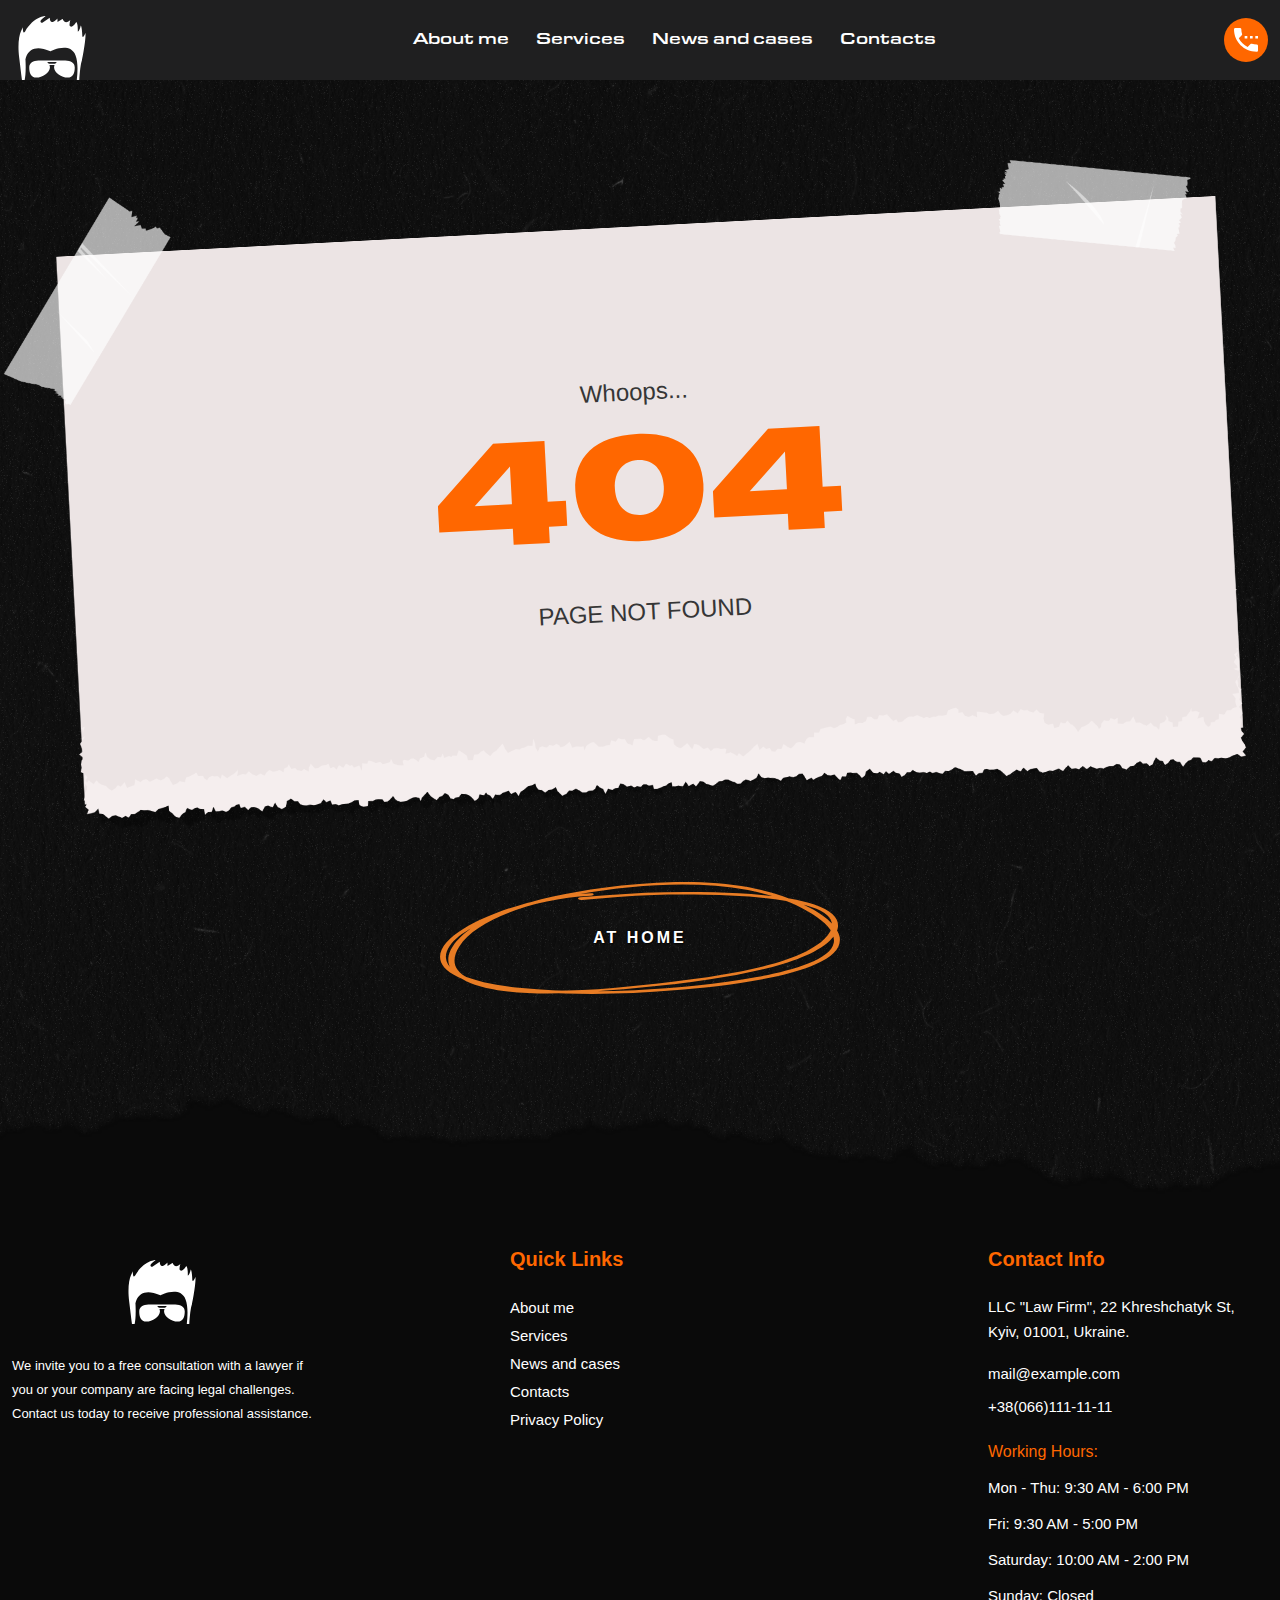
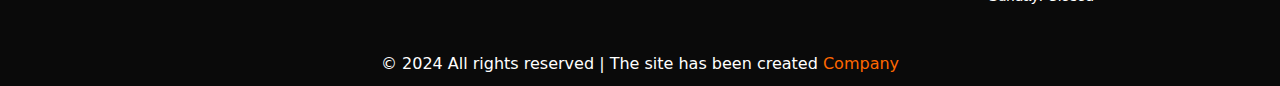
<file: page-404.html>
<!DOCTYPE html>
<html lang="en">
<head>
    <meta charset="UTF-8">
    <meta name="viewport" content="width=device-width, initial-scale=1.0">
    <title>Legal assistance</title>


    <!-- Bootstrap 5 Css -->
    <link href="./assets/css/bootstrap.css" rel="stylesheet">

    <!-- Swiper -->
    <link rel="stylesheet" href="https://cdn.jsdelivr.net/npm/swiper@11/swiper-bundle.min.css"/>
    <!-- Скидуємо стилі -->
    <link rel="stylesheet" href="./assets/css/normalize.css">
    <!-- Підклоючаємо шрифти -->
    <link rel="stylesheet" href="./assets/css/fonts.css">
    <!-- Головний файл стилів -->
    <link rel="stylesheet" href="./assets/css/style.css">
</head>
<body>

    <div class="wrapper">


        <!-- =====================
        --- HEADER. Start ---
        ===================== -->
        <header class="header-style">
            <div class="container">
                <div class="col-12">
                    <div class="site-row">
                        <a href="./index.html" class="header-logo">
                            <img src="./assets/images/logo/logo.svg" alt="logo">
                        </a>
                        <nav class="header_menu">
                            <ul class="nav-menu">
                                <li><a href="./page-about.html">About me</a></li>
                                <li><a href="./page-services.html">Services</a></li>
                                <li><a href="./page-blog.html">News and cases</a></li>
                                <li><a href="./page-contacts.html">Contacts</a></li>
                            </ul>
                        </nav>
                        <div class="header_phone">
                            <a href="tel:+380661111111">
                                <img src="./assets/images/icon/icon_phone.svg" alt="phone">
                            </a>
                        </div>
                        <div class="burger-menu">
                            <span></span>
                            <span></span>
                            <span></span>
                        </div>
                    </div>
                </div>
            </div>
        </header>
        <!-- =====================
        --- HEADER. End ---
        ===================== -->



        <main class="main">


            <section class="section-eror">
                <div class="container">
                    <div class="row">
                        <div class="col-12">
                            <div class="section-eror-wrapper">
                                <div class="section-eror-img">
                                    <img src="./assets/images/img/paper-404.webp" alt="Бумага">
                                </div>
                                <div class="section-eror-content-wrapper">
                                    <div class="section-eror-top-subtitle">
                                        <p>Whoops...</p>
                                    </div>
                                    <div class="section-eror-title">
                                        <p>404</p>
                                    </div>
                                    <div class="section-eror-bottom-subtitle">
                                        <p>Page not found</p>
                                    </div>
                                </div>
                            </div>

                            <div class="hero-home_btn_wrapper">
                                <a href="./index.html" class="hero-home_btn_link">
                                    <div class="hero-home_btn_text">
                                        At home
                                    </div>
                                    <img src="./assets/images/img/button-outline.svg" alt="button" class="hero-home_btn_img">
                                </a>
                            </div>

                        </div>
                    </div>
                </div>
            </section>

        </main>







        <!-- ===========================
        --- 404-Page. *** FOOTER *** Start ---
        ================================ -->

        <footer class="section-footer">
            <div class="container">
                <div class="col-12">
                    <div class="row">
                        <div class="footer-content-wrapper">
                            <div class="footer-logo-wrapper">
                                <a href="#" class="footer-logo-link">
                                    <img src="./assets/images/logo/logo.svg" alt="logo">
                                </a>
                                <p class="footer-txt">
                                    We invite you to a free consultation with a lawyer if you or your company are facing legal challenges. Contact us today to receive professional assistance.
                                </p>
                                
                            </div>

                            <div class="footer-menu-wrapper">
                                <p class="footer-page-name">Quick Links</p>

                                <nav class="footer-menu">
                                    <ul class="nav-menu">
                                        <li><a href="./page-about.html">About me</a></li>
                                        <li><a href="./page-services.html">Services</a></li>
                                        <li><a href="./page-blog.html">News and cases</a></li>
                                        <li><a href="./page-contacts.html">Contacts</a></li>
                                        <li><a href="#">Privacy Policy</a></li>
                                    </ul>
                                </nav>
                            </div>
                            

                            <div class="footer-contacts-wrapper">
                                <p class="footer-contacts-name">Contact Info</p>

                                <p class="footer-contact-adress">
                                    LLC "Law Firm", 22 Khreshchatyk St, Kyiv, 01001, Ukraine.
                                </p>
                                <a class="footer-mail-adr" href="mailto:mail@example.com">mail@example.com</a>
                                <a class="footer-phone-number" href="tel:+380661111111">+38(066)111-11-11</a>

                                <div class="footer-schedule">
                                    <p class="footer-schedule-title">Working Hours:</p>
                                    <p>Mon - Thu: 9:30 AM - 6:00 PM</p>
                                    <p>Fri: 9:30 AM - 5:00 PM</p>
                                    <p>Saturday: 10:00 AM - 2:00 PM</p>
                                    <p>Sunday: Closed</p>
                                </div>

                            </div>
                            
                        </div>

                        <div class="footer-policy-content">
                            <p class="footer-policy-text">
                                &copy; 2024 All rights reserved | The site has been created <a href="#">Company</a>
                            </p>
                        </div>
                        
                    </div>
                </div>
            </div>
        </footer>


        <!-- ===========================
        --- 404-Page. *** FOOTER *** End ---
        ================================ -->

    </div>

    




    <script src="https://cdn.jsdelivr.net/npm/swiper@11/swiper-bundle.min.js"></script> <!--Swiper.js-->
    <script src="./assets/js/bootstrap.js"></script> <!-- bootstrap.js 5.2.3 Js -->
    <script src="./assets/js/main.js"></script>

</body>
</html>
</file>
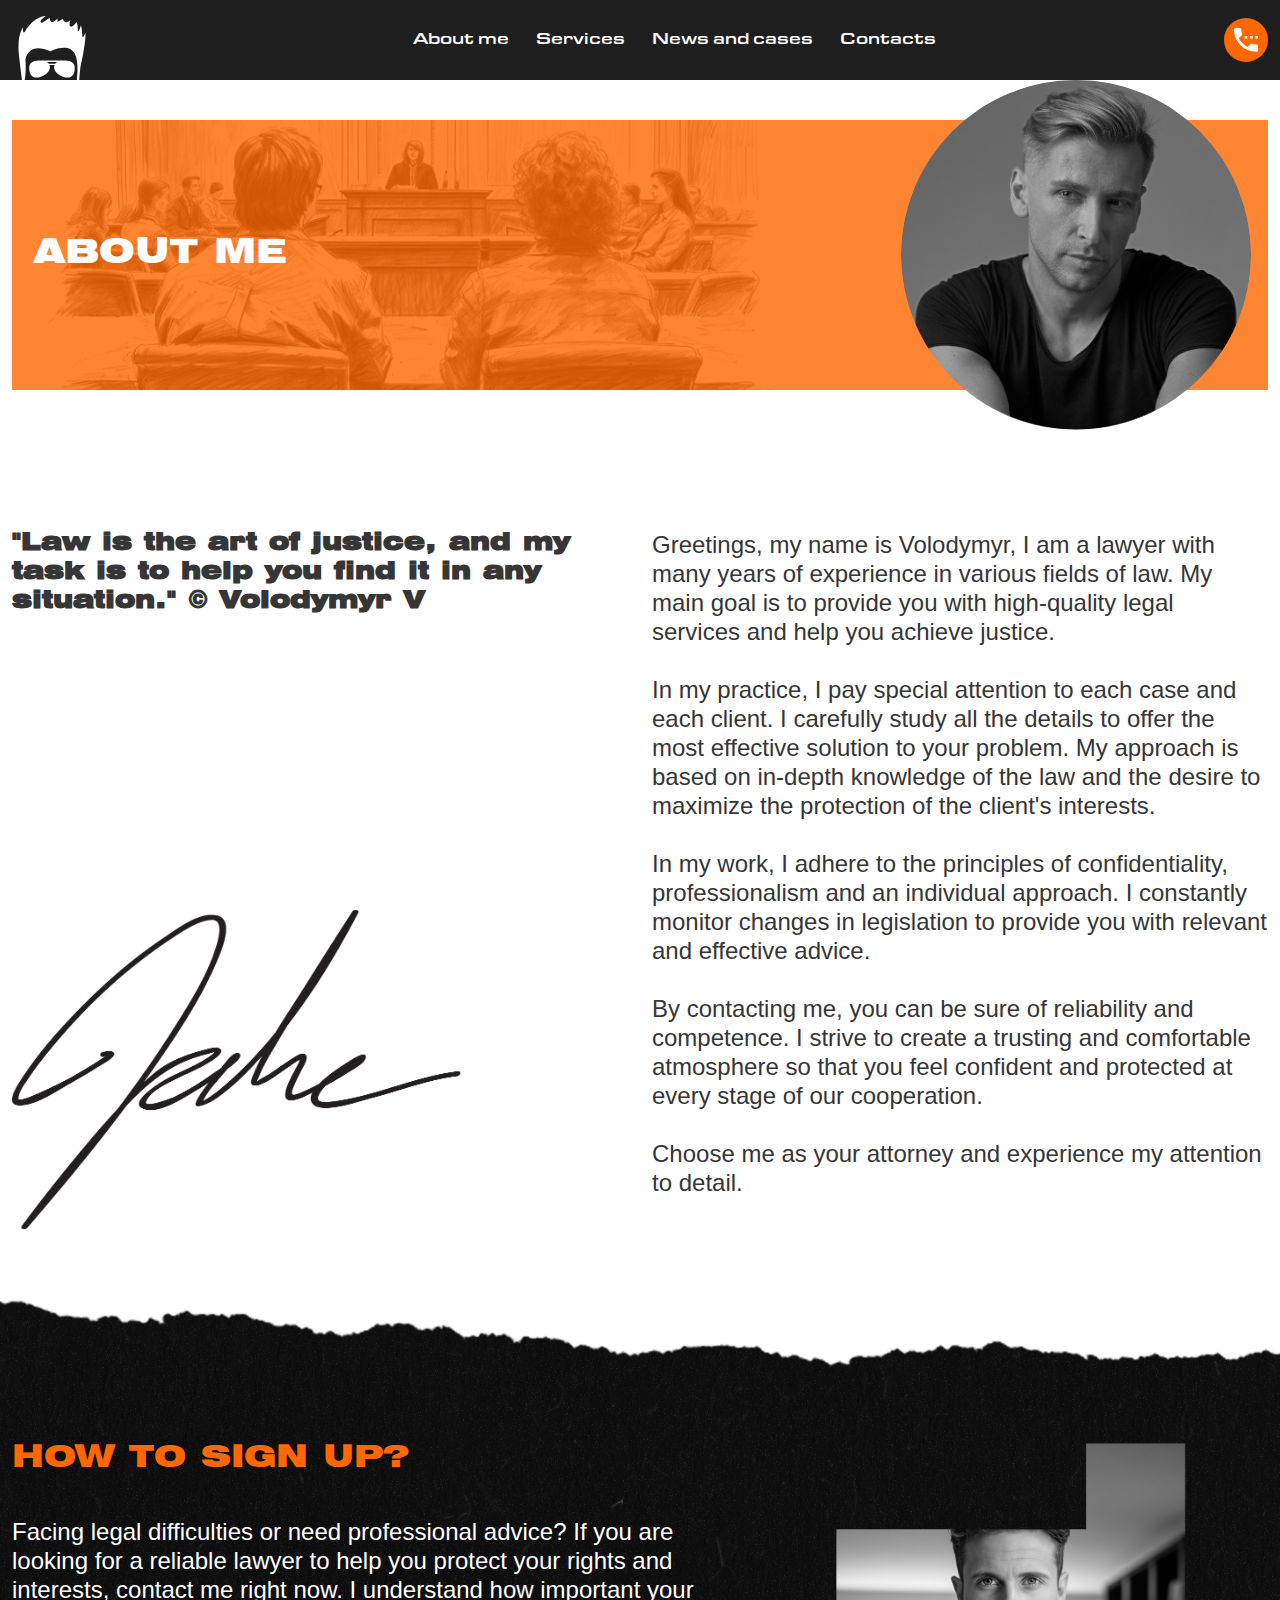
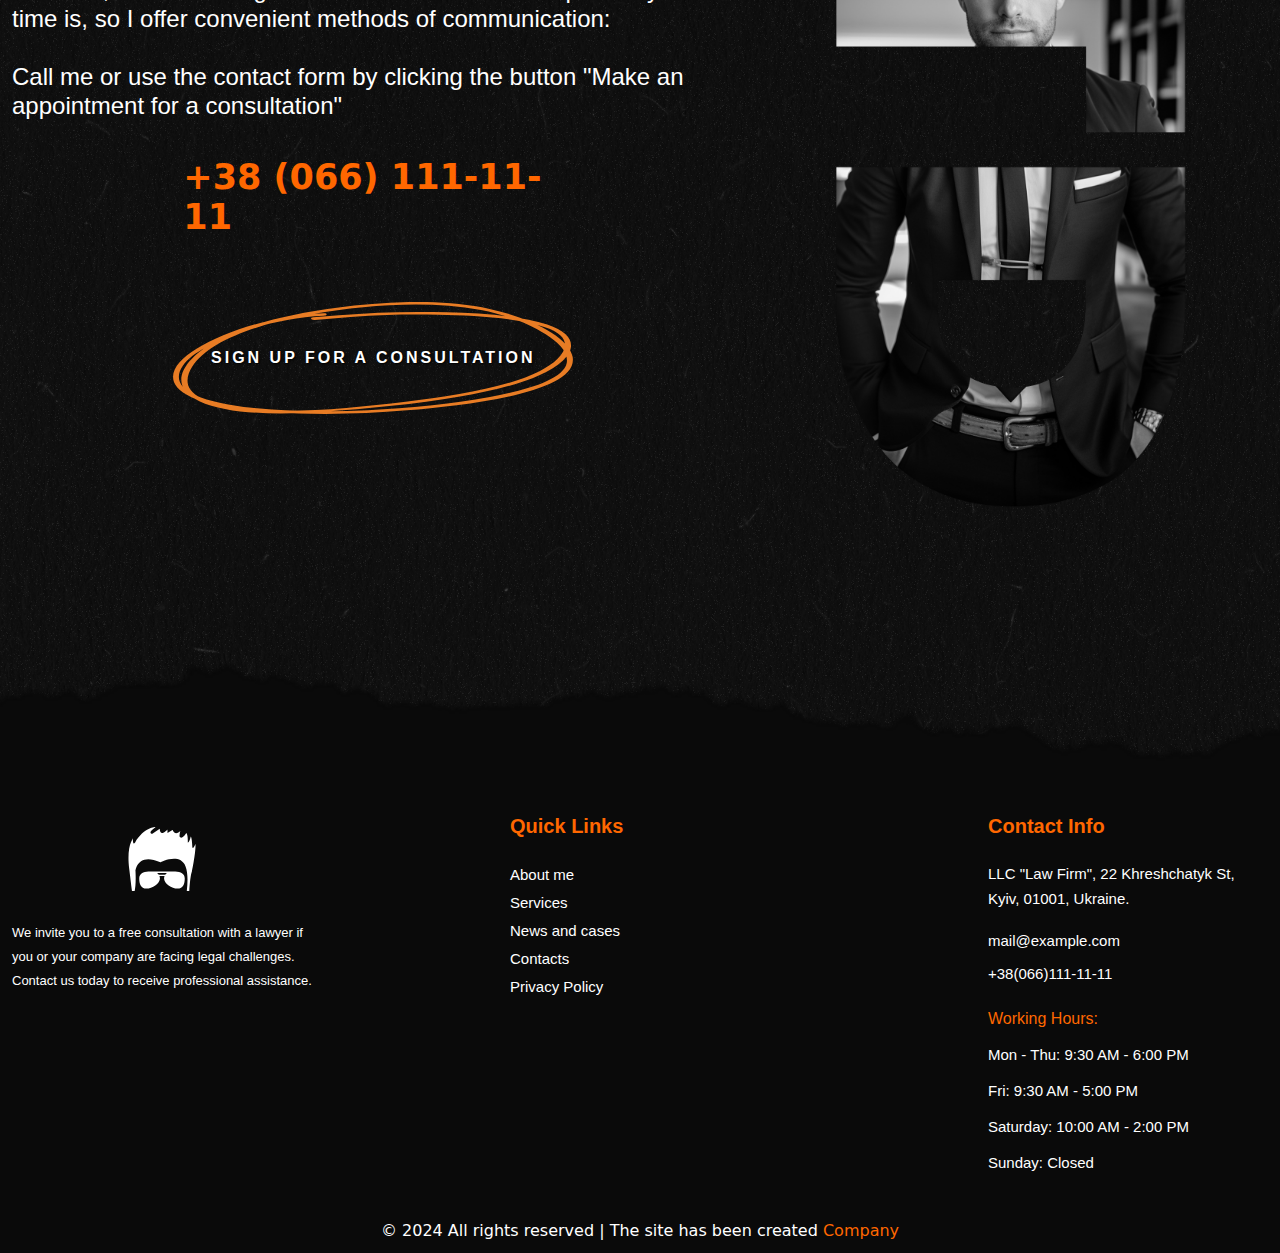
<file: page-about.html>
<!DOCTYPE html>
<html lang="en">
<head>
    <meta charset="UTF-8">
    <meta name="viewport" content="width=device-width, initial-scale=1.0">
    <title>Legal assistance</title>


    <!-- Bootstrap 5 Css -->
    <link href="./assets/css/bootstrap.css" rel="stylesheet">

    <!-- Swiper -->
    <link rel="stylesheet" href="https://cdn.jsdelivr.net/npm/swiper@11/swiper-bundle.min.css"/>
    <!-- Drop the styles -->
    <link rel="stylesheet" href="./assets/css/normalize.css">
    <!-- Connect fonts -->
    <link rel="stylesheet" href="./assets/css/fonts.css">
    <!-- The main style file -->
    <link rel="stylesheet" href="./assets/css/style.css">
</head>
<body>

    <div class="wrapper">

        <!-- Modal window "Enrollment for Consultation". Start-->
        <div class="modal" id="consultationModal">
            <div class="modal-content">
                <span class="close-modal">&times;</span>
                <h2>Sign up for a consultation</h2>
                <p>Please fill out the form below to book a consultation</p>
                <form>
                    <div class="form-group">
                        <label for="name">Name: <span class="required-modal">*</span></label>
                        <input type="text" id="name" name="name" required>
                    </div>
                    <div class="form-group">
                        <label for="phone">Telephone: <span class="required-modal">*</span></label>
                        <input type="tel" id="phone" name="phone" required>
                    </div>
                    <div class="form-group">
                        <label for="email">Email:</label>
                        <input type="email" id="email" name="email">
                    </div>
                    <div class="form-group">
                        <label for="rating">The scope of the question:</label>
                        <select id="rating" name="rating" required>
                            <option value="">Choose which consultation you are interested in</option>
                            <option value="criminallaw">Criminal law</option>
                            <option value="administrativelaw">Administrative law</option>
                            <option value="autolawyer">Automotive lawyer (Road accident lawyer)</option>
                            <option value="medicallaw">Medical law</option>
                            <option value="compensation">Damage compensation</option>
                            <option value="other">Other...</option>
                        </select>
                    </div>
                    <div class="form-group">
                        <label for="feedback">Brief content of the question:</label>
                        <textarea id="feedback" name="feedback" rows="4"></textarea>
                    </div>
                    
                    <button type="submit" class="submit-btn">Send</button>
                </form>
            </div>
        </div>
        <!-- Modal window "Enrollment for Consultation". End-->


        <!-- Modal window for reviews. Start -->
        <div id="feedbackModal" class="modal">
            <div class="modal-content">
                <span class="close-modal">&times;</span>
                <h2>Leave a review</h2>
                <form id="feedbackForm">
                    <div class="form-group">
                        <label for="name">Name: <span class="required-modal">*</span></label>
                        <input type="text" id="name" name="name" required>
                    </div>
                    <div class="form-group">
                        <label for="phone">Telephone: <span class="required-modal">*</span></label>
                        <input type="tel" id="phone" name="phone" required>
                    </div>
                    <div class="form-group">
                        <label for="email">Email:</label>
                        <input type="email" id="email" name="email">
                    </div>
                    
                    <div class="form-group">
                        <label for="rating">Rating:</label>
                        <select id="rating" name="rating" required>
                            <option value="">Select a grade</option>
                            <option value="super">Super</option>
                            <option value="good">Normally, at your own expense</option>
                            <option value="bad">Badly</option>
                        </select>
                    </div>
                    <div class="form-group">
                        <label for="feedback">The text of the review: <span class="required-modal">*</span></label>
                        <textarea id="feedback" name="feedback" rows="4" required></textarea>
                    </div>
                    <button type="submit" class="submit-btn">Leave a review</button>
                </form>
            </div>
        </div>
        <!-- Modal window for reviews. End -->

        <!-- =====================
        --- HEADER. Start ---
        ===================== -->
        <header class="header-style">
            <div class="container">
                <div class="col-12">
                    <div class="site-row">
                        <a href="./index.html" class="header-logo">
                            <img src="./assets/images/logo/logo.svg" alt="logo">
                        </a>
                        <nav class="header_menu">
                            <ul class="nav-menu">
                                <li><a href="./page-about.html">About me</a></li>
                                <li><a href="./page-services.html">Services</a></li>
                                <li><a href="./page-blog.html">News and cases</a></li>
                                <li><a href="./page-contacts.html">Contacts</a></li>
                            </ul>
                        </nav>
                        <div class="header_phone">
                            <a href="tel:+380661111111">
                                <img src="./assets/images/icon/icon_phone.svg" alt="phone">
                            </a>
                        </div>
                        <div class="burger-menu">
                            <span></span>
                            <span></span>
                            <span></span>
                        </div>
                    </div>
                </div>
            </div>
        </header>
        <!-- =====================
        --- HEADER. End ---
        ===================== -->



        <main class="main">

            <section class="section-banner">
                <div class="container">
                    <div class="banner_wraper">
                        <div class="banner_background">
                            <img src="./assets/images/img/bg-breadcrumbs-3.2.webp" alt="photo bg">
                        </div>
                        <h1 class="banner_title">About me</h1>
                        <div class="banner_image">
                            <img src="./assets/images/img/my-photo-1.png" alt="photo">
                        </div>
                    </div>
                </div>
            </section>


            <!-- =====================
            --- About Page. Block 1 "About me". Start ---
            ===================== -->
            <section class="section-about">
                <div class="container">
                    <div class="row">
                        <div class="col-md-6 col-12">
                            <div class="section-about-content-left">
                                <div class="about-content-txt">
                                    <p>
                                        "Law is the art of justice, and my task is to help you find it in any situation." © Volodymyr V
                                    </p>
                                </div>
                                <div class="about-content-signature-img">
                                    <img src="./assets/images/img/signature.png" alt="img">
                                </div>
                            </div>
                        </div>

                        <div class="col-md-6 col-12">
                            <div class="section-about-content-right">
                                <div class="about-content-descr">
                                    <p>
                                        Greetings, my name is Volodymyr, I am a lawyer with many years of experience in various fields of law. My main goal is to provide you with high-quality legal services and help you achieve justice.
                                        <br><br>
                                        In my practice, I pay special attention to each case and each client. I carefully study all the details to offer the most effective solution to your problem. My approach is based on in-depth knowledge of the law and the desire to maximize the protection of the client's interests.
                                        <br><br>
                                        In my work, I adhere to the principles of confidentiality, professionalism and an individual approach. I constantly monitor changes in legislation to provide you with relevant and effective advice.
                                        <br><br>
                                        By contacting me, you can be sure of reliability and competence. I strive to create a trusting and comfortable atmosphere so that you feel confident and protected at every stage of our cooperation.
                                        <br><br>
                                        Choose me as your attorney and experience my attention to detail.
                                    </p>
                                </div>
                            </div>
                        </div>         
                    </div>
                </div>
            </section>

            <section class="section-img-bottom">
                <img src="./assets/images/img/event-img-2.webp" alt="">
            </section>
            <!-- =====================
            --- About Page. Block 1 "About me". End ---
            ===================== -->


            <!-- =====================
            --- About Page. Block 2. "How to register". Start ---
            ===================== -->
            <section class="section-signup">
                <div class="container">
                    <div class="row">
                        <div class="col-md-7 col-12">
                            <!-- The content of the left column -->
                            <div class="signup-content-wrapper">
                                <div class="signup-content-wrapper-content">
                                    <div class="signup-content-title">
                                        <h2>How to sign up?</h2>
                                    </div>
                                    <div class="signup-content-descr">
                                        <p>
                                            Facing legal difficulties or need professional advice? If you are looking for a reliable lawyer to help you protect your rights and interests, contact me right now. I understand how important your time is, so I offer convenient methods of communication:
                                            <br><br>
                                            Call me or use the contact form by clicking the button "Make an appointment for a consultation"
                                        </p>
                                    </div>
                                    <div class="signup-content-phone">
                                        <a href="tel:+380661111111">+38 (066) 111-11-11</a>
                                    </div>
                                </div>
                                <div class="hero-home_btn_wrapper">
                                    <a href="#" class="hero-home_btn_link open-modal">
                                        <div class="hero-home_btn_text">
                                            Sign up for a consultation
                                        </div>
                                        <img src="./assets/images/img/button-outline.svg" alt="button" class="hero-home_btn_img">
                                    </a>
                                </div>
                            </div>
                        </div>
                        <div class="col-md-5 col-12">
                            <!-- The content of the right column -->
                            <div class="signup-img">
                                <img src="./assets/images/img/about-img.webp" alt="about-img">
                            </div>
                        </div>
                    </div>
                </div>
            </section>
            <!-- =====================
            --- About Page. Block 2. "How to register". End ---
            ===================== -->


        </main>





        <!-- ===========================
        --- About Page. *** FOOTER *** Start ---
        ================================ -->
        <footer class="section-footer">
            <div class="container">
                <div class="col-12">
                    <div class="row">
                        <div class="footer-content-wrapper">
                            <div class="footer-logo-wrapper">
                                <a href="#" class="footer-logo-link">
                                    <img src="./assets/images/logo/logo.svg" alt="logo">
                                </a>
                                <p class="footer-txt">
                                    We invite you to a free consultation with a lawyer if you or your company are facing legal challenges. Contact us today to receive professional assistance.
                                </p>
                                
                            </div>

                            <div class="footer-menu-wrapper">
                                <p class="footer-page-name">Quick Links</p>

                                <nav class="footer-menu">
                                    <ul class="nav-menu">
                                        <li><a href="./page-about.html">About me</a></li>
                                        <li><a href="./page-services.html">Services</a></li>
                                        <li><a href="./page-blog.html">News and cases</a></li>
                                        <li><a href="./page-contacts.html">Contacts</a></li>
                                        <li><a href="#">Privacy Policy</a></li>
                                    </ul>
                                </nav>
                            </div>
                            

                            <div class="footer-contacts-wrapper">
                                <p class="footer-contacts-name">Contact Info</p>

                                <p class="footer-contact-adress">
                                    LLC "Law Firm", 22 Khreshchatyk St, Kyiv, 01001, Ukraine.
                                </p>
                                <a class="footer-mail-adr" href="mailto:mail@example.com">mail@example.com</a>
                                <a class="footer-phone-number" href="tel:+380661111111">+38(066)111-11-11</a>

                                <div class="footer-schedule">
                                    <p class="footer-schedule-title">Working Hours:</p>
                                    <p>Mon - Thu: 9:30 AM - 6:00 PM</p>
                                    <p>Fri: 9:30 AM - 5:00 PM</p>
                                    <p>Saturday: 10:00 AM - 2:00 PM</p>
                                    <p>Sunday: Closed</p>
                                </div>

                            </div>
                            
                        </div>

                        <div class="footer-policy-content">
                            <p class="footer-policy-text">
                                &copy; 2024 All rights reserved | The site has been created <a href="#">Company</a>
                            </p>
                        </div>
                        
                    </div>
                </div>
            </div>
        </footer>

        <!-- ===========================
        --- About Page. *** FOOTER *** End ---
        ================================ -->

    </div>

    




    <script src="https://cdn.jsdelivr.net/npm/swiper@11/swiper-bundle.min.js"></script> <!--Swiper.js-->
    <script src="./assets/js/bootstrap.js"></script> <!-- bootstrap.js 5.2.3 Js -->
    <script src="./assets/js/main.js"></script>

</body>
</html>
</file>
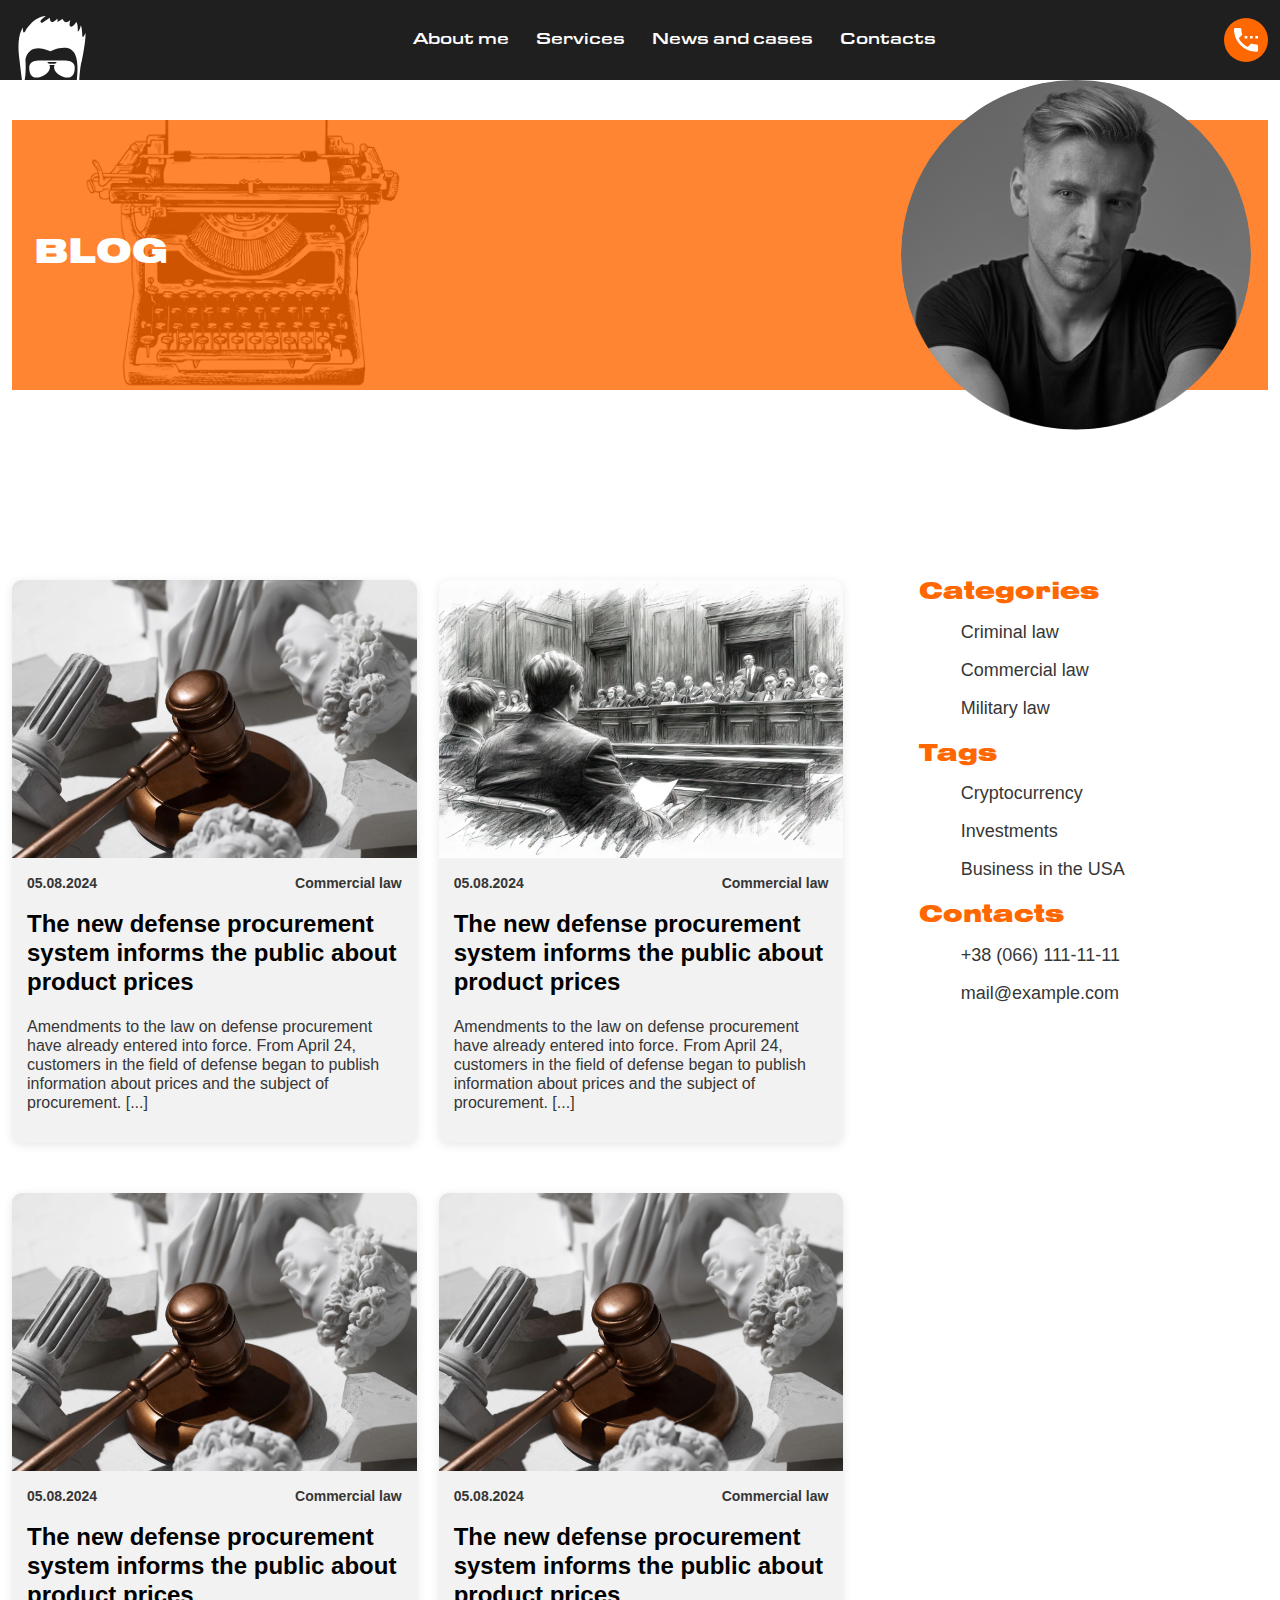
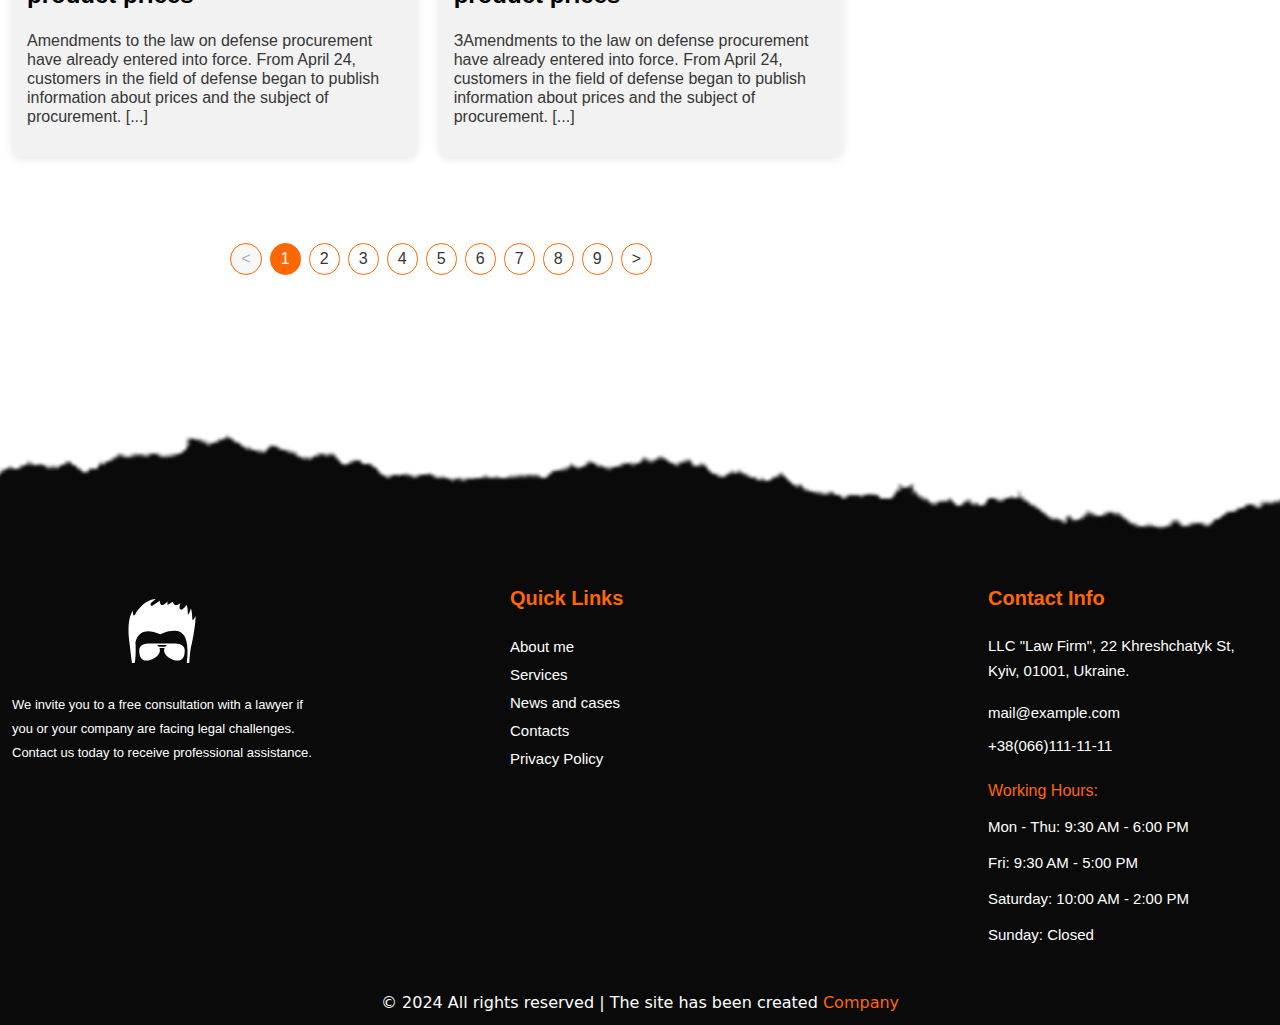
<file: page-blog.html>
<!DOCTYPE html>
<html lang="en">
<head>
    <meta charset="UTF-8">
    <meta name="viewport" content="width=device-width, initial-scale=1.0">
    <title>Legal assistance</title>


    <!-- Bootstrap 5 Css -->
    <link href="./assets/css/bootstrap.css" rel="stylesheet">

    <!-- Swiper -->
    <link rel="stylesheet" href="https://cdn.jsdelivr.net/npm/swiper@11/swiper-bundle.min.css"/>
    <!-- Drop the styles -->
    <link rel="stylesheet" href="./assets/css/normalize.css">
    <!-- Connect fonts -->
    <link rel="stylesheet" href="./assets/css/fonts.css">
    <!-- The main style file -->
    <link rel="stylesheet" href="./assets/css/style.css">
</head>
<body>

    <div class="wrapper">

        <!-- =====================
        --- HEADER. Start ---
        ===================== -->
        <header class="header-style">
            <div class="container">
                <div class="col-12">
                    <div class="site-row">
                        <a href="./index.html" class="header-logo">
                            <img src="./assets/images/logo/logo.svg" alt="logo">
                        </a>
                        <nav class="header_menu">
                            <ul class="nav-menu">
                                <li><a href="./page-about.html">About me</a></li>
                                <li><a href="./page-services.html">Services</a></li>
                                <li><a href="./page-blog.html">News and cases</a></li>
                                <li><a href="./page-contacts.html">Contacts</a></li>
                            </ul>
                        </nav>
                        <div class="header_phone">
                            <a href="tel:+380661111111">
                                <img src="./assets/images/icon/icon_phone.svg" alt="phone">
                            </a>
                        </div>
                        <div class="burger-menu">
                            <span></span>
                            <span></span>
                            <span></span>
                        </div>
                    </div>
                </div>
            </div>
        </header>
        <!-- =====================
        --- HEADER. End ---
        ===================== -->



        <main class="main">

            <section class="section-banner">
                <div class="container">
                    <div class="banner_wraper">
                        <div class="banner_background">
                            <img src="./assets/images/img/bg-breadcrumbs-4.2.webp" alt="photo bg">
                        </div>
                        <h1 class="banner_title">Blog</h1>
                        <div class="banner_image">
                            <img src="./assets/images/img/my-photo-1.png" alt="photo">
                        </div>
                    </div>
                </div>
            </section>


            <!-- =====================
            --- Blog Page. Block 1. Start ---
            ===================== -->
            <section class="page-section-blog">
                <div class="container">
                    <div class="row">
                        
                        <div class="product-cards-wrapper col-12 col-md-8">
                            <div class="row">
                                <!-- Blog card 1 -->
                                <article class="product-card-wrapper col-md-6 col-12 col-sm-6">
                                    <div class="product-card">
                                        <a href="./single-blog.html">
                                            <img src="./assets/images/img/blog-cart.webp" alt="Product Image" class="product-card-img">
                                        </a>
                                        <div class="product-card-content">
                                            <div class="product-card-meta">
                                                <span class="product-card-date">05.08.2024</span>
                                                <span class="product-card-category">Commercial law</span>
                                            </div>
                                            <a href="./single-blog.html" class="product-card-title_link">
                                                <h3 class="product-card-title">
                                                    The new defense procurement system informs the public about product prices
                                                </h3>
                                            </a>
                                            <a href="./single-blog.html" class="product-card-description_link">
                                                <p class="product-card-description">
                                                    Amendments to the law on defense procurement have already entered into force. From April 24, customers in the field of defense began to publish information about prices and the subject of procurement. [...]
                                                </p>
                                            </a>
                                        </div>
                                    </div>
                                </article>

                                <!-- Blog card 2 -->
                                <article class="product-card-wrapper col-md-6 col-12 col-sm-6">
                                    <div class="product-card">
                                        <a href="./single-blog.html">
                                            <img src="./assets/images/img/blog-cart_3.webp" alt="Product Image" class="product-card-img">
                                        </a>
                                        <div class="product-card-content">
                                            <div class="product-card-meta">
                                                <span class="product-card-date">05.08.2024</span>
                                                <span class="product-card-category">Commercial law</span>
                                            </div>
                                            <a href="./single-blog.html" class="product-card-title_link">
                                                <h3 class="product-card-title">
                                                    The new defense procurement system informs the public about product prices
                                                </h3>
                                            </a>
                                            <a href="./single-blog.html" class="product-card-description_link">
                                                <p class="product-card-description">
                                                    Amendments to the law on defense procurement have already entered into force. From April 24, customers in the field of defense began to publish information about prices and the subject of procurement. [...]
                                                </p>
                                            </a>
                                        </div>
                                    </div>
                                </article>

                                <!-- Blog card 3 -->
                                <article class="product-card-wrapper col-md-6 col-12 col-sm-6">
                                    <div class="product-card">
                                        <a href="./single-blog.html">
                                            <img src="./assets/images/img/blog-cart.webp" alt="Product Image" class="product-card-img">
                                        </a>
                                        <div class="product-card-content">
                                            <div class="product-card-meta">
                                                <span class="product-card-date">05.08.2024</span>
                                                <span class="product-card-category">Commercial law</span>
                                            </div>
                                            <a href="./single-blog.html" class="product-card-title_link">
                                                <h3 class="product-card-title">
                                                    The new defense procurement system informs the public about product prices
                                                </h3>
                                            </a>
                                            <a href="./single-blog.html" class="product-card-description_link">
                                                <p class="product-card-description">
                                                    Amendments to the law on defense procurement have already entered into force. From April 24, customers in the field of defense began to publish information about prices and the subject of procurement. [...]
                                                </p>
                                            </a>
                                        </div>
                                    </div>
                                </article>

                                <!-- Blog card 4 -->
                                <article class="product-card-wrapper col-md-6 col-12 col-sm-6">
                                    <div class="product-card">
                                        <a href="./single-blog.html">
                                            <img src="./assets/images/img/blog-cart.webp" alt="Product Image" class="product-card-img">
                                        </a>
                                        <div class="product-card-content">
                                            <div class="product-card-meta">
                                                <span class="product-card-date">05.08.2024</span>
                                                <span class="product-card-category">Commercial law</span>
                                            </div>
                                            <a href="./single-blog.html" class="product-card-title_link">
                                                <h3 class="product-card-title">
                                                    The new defense procurement system informs the public about product prices
                                                </h3>
                                            </a>
                                            <a href="./single-blog.html" class="product-card-description_link">
                                                <p class="product-card-description">
                                                    ЗAmendments to the law on defense procurement have already entered into force. From April 24, customers in the field of defense began to publish information about prices and the subject of procurement. [...]
                                                </p>
                                            </a>
                                        </div>
                                    </div>
                                </article>
                            </div>
                            
                            <!-- Pagination -->
                            <nav class="col full pagination">
                                <ul>
                                    <li><span class="page-numbers prev inactive">&lt;</span></li>
                                    <li><span class="page-numbers current">1</span></li>
                                    <li><a href="#" class="page-numbers">2</a></li>
                                    <li><a href="#" class="page-numbers">3</a></li>
                                    <li><a href="#" class="page-numbers">4</a></li>
                                    <li><a href="#" class="page-numbers">5</a></li>
                                    <li><a href="#" class="page-numbers">6</a></li>
                                    <li><a href="#" class="page-numbers">7</a></li>
                                    <li><a href="#" class="page-numbers">8</a></li>
                                    <li><a href="#" class="page-numbers">9</a></li>
                                    <li><a href="#" class="page-numbers next">&gt;</a></li>
                                </ul>
                            </nav>
                            
                            
                            
                        </div> 
                            
                        <!-- Desktop sidebar. Start-->
                        <aside class="sidebar-right col-12 col-md-3">
                            <!-- Sidebar content -->
                            <div class="sidebar-content">
                                <h3>Categories</h3>
                                <ul>
                                    <li><a href="#">Criminal law</a></li>
                                    <li><a href="#">Commercial law</a></li>
                                    <li><a href="#">Military law</a></li>
                                </ul>
                                <h3>Tags</h3>
                                <ul>
                                    <li><a href="#">Cryptocurrency</a></li>
                                    <li><a href="#">Investments</a></li>
                                    <li><a href="#">Business in the USA</a></li>
                                </ul>
                                <h3>Contacts</h3>
                                <ul>
                                    <li><a href="tel:+380661111111" class="sidebar-contact-phone">+38 (066) 111-11-11</a></li>
                                    <li><a href="mailto:mail@example.com" class="sidebar-contact-mail">mail@example.com</a></li>
                                </ul>   
                                
                            </div>
                        </aside>
                        <!-- Desktop sidebar. End-->


                        <!-- Button to open the mobile sidebar -->
                        <button id="mobile-sidebar-toggle" class="mobile-sidebar-toggle">
                            <img src="./assets/images/icon/icon-filter.svg" alt="">
                        </button>

                        <!-- Mobile sidebar -->
                        <aside id="mobile-sidebar" class="mobile-sidebar">
                            <div class="mobile-sidebar-content">
                                <button id="mobile-sidebar-close" class="mobile-sidebar-close">&times;</button>
                                <div class="mobile-sidebar-content-wrapper">

                                    <h3>Categories</h3>
                                    <ul>
                                        <li><a href="#">Criminal law</a></li>
                                        <li><a href="#">Commercial law</a></li>
                                        <li><a href="#">Military law</a></li>
                                    </ul>
                                    <h3>Tags</h3>
                                    <ul>
                                        <li><a href="#">Cryptocurrency</a></li>
                                        <li><a href="#">Investments</a></li>
                                        <li><a href="#">Business in the USA</a></li>
                                    </ul>
                                    <h3>Contacts</h3>
                                    <ul>
                                        <li><a href="tel:+380661111111" class="sidebar-contact-phone">+38 (066) 111-11-11</a></li>
                                        <li><a href="mailto:mail@example.com" class="sidebar-contact-mail">mail@example.com</a></li>
                                    </ul>   
                                </div>
                                
                            </div>
                        </aside>

                    </div>
                </div>
            </section>

            <!-- =====================
            --- Blog Page. Block 1. End ---
            ===================== -->

            <section class="section-blog-bottom"></section>

        </main>







        <!-- ===========================
        --- Blog-Page. *** FOOTER *** Start ---
        ================================ -->
        <footer class="section-footer">
            <div class="container">
                <div class="col-12">
                    <div class="row">
                        <div class="footer-content-wrapper">
                            <div class="footer-logo-wrapper">
                                <a href="#" class="footer-logo-link">
                                    <img src="./assets/images/logo/logo.svg" alt="logo">
                                </a>
                                <p class="footer-txt">
                                    We invite you to a free consultation with a lawyer if you or your company are facing legal challenges. Contact us today to receive professional assistance.
                                </p>
                                
                            </div>

                            <div class="footer-menu-wrapper">
                                <p class="footer-page-name">Quick Links</p>

                                <nav class="footer-menu">
                                    <ul class="nav-menu">
                                        <li><a href="./page-about.html">About me</a></li>
                                        <li><a href="./page-services.html">Services</a></li>
                                        <li><a href="./page-blog.html">News and cases</a></li>
                                        <li><a href="./page-contacts.html">Contacts</a></li>
                                        <li><a href="#">Privacy Policy</a></li>
                                    </ul>
                                </nav>
                            </div>
                            

                            <div class="footer-contacts-wrapper">
                                <p class="footer-contacts-name">Contact Info</p>

                                <p class="footer-contact-adress">
                                    LLC "Law Firm", 22 Khreshchatyk St, Kyiv, 01001, Ukraine.
                                </p>
                                <a class="footer-mail-adr" href="mailto:mail@example.com">mail@example.com</a>
                                <a class="footer-phone-number" href="tel:+380661111111">+38(066)111-11-11</a>

                                <div class="footer-schedule">
                                    <p class="footer-schedule-title">Working Hours:</p>
                                    <p>Mon - Thu: 9:30 AM - 6:00 PM</p>
                                    <p>Fri: 9:30 AM - 5:00 PM</p>
                                    <p>Saturday: 10:00 AM - 2:00 PM</p>
                                    <p>Sunday: Closed</p>
                                </div>

                            </div>
                            
                        </div>

                        <div class="footer-policy-content">
                            <p class="footer-policy-text">
                                &copy; 2024 All rights reserved | The site has been created <a href="#">Company</a>
                            </p>
                        </div>
                        
                    </div>
                </div>
            </div>
        </footer>

        <!-- ===========================
        --- Blog-Page. *** FOOTER *** End ---
        ================================ -->

    </div>

    




    <script src="https://cdn.jsdelivr.net/npm/swiper@11/swiper-bundle.min.js"></script> <!--Swiper.js-->
    <script src="./assets/js/bootstrap.js"></script> <!-- bootstrap.js 5.2.3 Js -->
    <script src="./assets/js/main.js"></script>

</body>
</html>
</file>
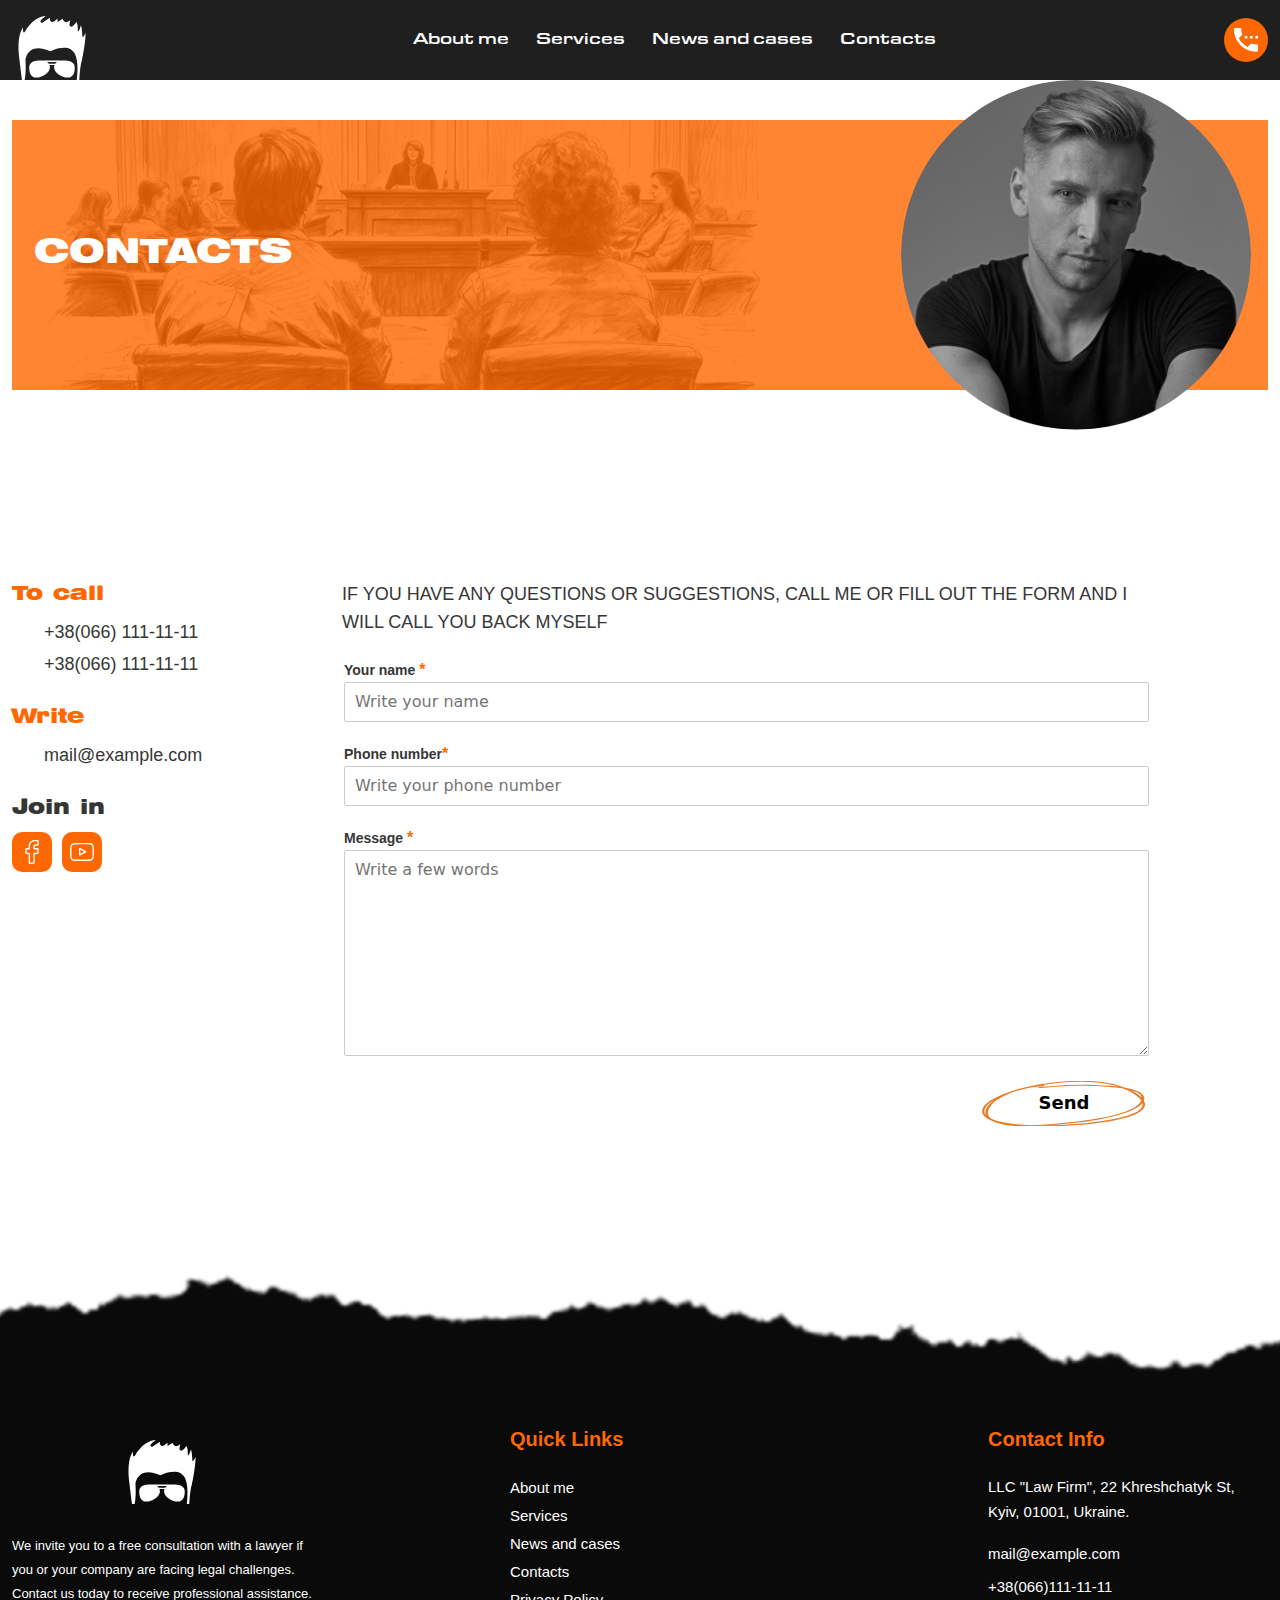
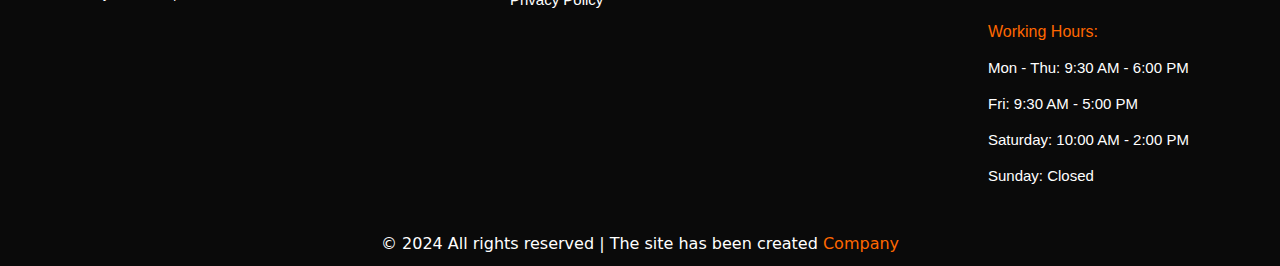
<file: page-contacts.html>
<!DOCTYPE html>
<html lang="en">
<head>
    <meta charset="UTF-8">
    <meta name="viewport" content="width=device-width, initial-scale=1.0">
    <title>Legal assistance</title>


    <!-- Bootstrap 5 Css -->
    <link href="./assets/css/bootstrap.css" rel="stylesheet">

    <!-- Swiper -->
    <link rel="stylesheet" href="https://cdn.jsdelivr.net/npm/swiper@11/swiper-bundle.min.css"/>
    <!-- Drop the styles -->
    <link rel="stylesheet" href="./assets/css/normalize.css">
    <!-- Connect fonts -->
    <link rel="stylesheet" href="./assets/css/fonts.css">
    <!-- The main style file -->
    <link rel="stylesheet" href="./assets/css/style.css">
</head>
<body>

    <div class="wrapper">

        <!-- =====================
        --- HEADER. Start ---
        ===================== -->
        <header class="header-style">
            <div class="container">
                <div class="col-12">
                    <div class="site-row">
                        <a href="./index.html" class="header-logo">
                            <img src="./assets/images/logo/logo.svg" alt="logo">
                        </a>
                        <nav class="header_menu">
                            <ul class="nav-menu">
                                <li><a href="./page-about.html">About me</a></li>
                                <li><a href="./page-services.html">Services</a></li>
                                <li><a href="./page-blog.html">News and cases</a></li>
                                <li><a href="./page-contacts.html">Contacts</a></li>
                            </ul>
                        </nav>
                        <div class="header_phone">
                            <a href="tel:+380661111111">
                                <img src="./assets/images/icon/icon_phone.svg" alt="phone">
                            </a>
                        </div>
                        <div class="burger-menu">
                            <span></span>
                            <span></span>
                            <span></span>
                        </div>
                    </div>
                </div>
            </div>
        </header>
        <!-- =====================
        --- HEADER. End ---
        ===================== -->



        <main class="main">

            <section class="section-banner">
                <div class="container">
                    <div class="banner_wraper">
                        <div class="banner_background">
                            <img src="./assets/images/img/bg-breadcrumbs-3.2.webp" alt="photo bg">
                        </div>
                        <h1 class="banner_title">Contacts</h1>
                        <div class="banner_image">
                            <img src="./assets/images/img/my-photo-1.png" alt="photo">
                        </div>
                    </div>
                </div>
            </section>


            <!-- =====================
            --- Contacts Paghe. Block 1. Start ---
            ===================== -->
            <section class="section-contact">
                <div class="container">
                    <div class="row">
                        
                        <div class=" col-12 col-sm-4 col-md-3">

                            <div class="contacts-left-content-wrapper">
                                <h3>To call</h3>
                                <ul>
                                    <li><a href="tel:+380661111111">+38(066) 111-11-11</a></li>
                                    <li><a href="tel:+380661111111">+38(066) 111-11-11</a></li>
                                </ul>
                                <h3>Write</h3>
                                <ul>
                                    <li><a href="mailto:mail@example.com">mail@example.com</a></li>
                                </ul> 
                                <h3 class="social-icon">Join in</h3>
                                <div class="contact-social">
                                    <a href="#" class="social-icon-link">
                                        <img src="./assets/images/icon/icon-facebook.svg" alt="facebook">
                                    </a>
                                    <a href="#" class="social-icon-link">
                                        <img src="./assets/images/icon/icon-youtube.svg" alt="youtube">
                                    </a>
                                </div> 
                            </div>

                        </div> 
                        
                        <div class="col-12 col-sm-8 col-md-8">
                            <div class="contact-description">
                                <p>
                                    IF YOU HAVE ANY QUESTIONS OR SUGGESTIONS, CALL ME OR FILL OUT THE FORM AND I WILL CALL YOU BACK MYSELF
                                </p>
                            </div>
                            <div id="contact-form">
                                <!-- Form -->
                                <form name="contactForm" id="contactForm" method="post" action="">
                                    <fieldset>
                                        <!-- Name field -->
                                        <div class="half">
                                            <label for="contactName">Your name <span class="required">*</span></label>
                                            <input placeholder="Write your name" name="contactName" type="text" id="contactName" size="35" value="" required />
                                        </div>
                
                                        <!-- Phone number field -->
                                        <div class="half">
                                            <label for="contactPhone">Phone number<span class="required">*</span></label>
                                            <input placeholder="Write your phone number" name="contactPhone" type="tel" id="contactPhone" size="13" value="" required />
                                        </div>
                
                                        <!-- Message field -->
                                        <div>
                                            <label for="contactMessage">Message <span class="required">*</span></label>
                                            <textarea placeholder="Write a few words" name="contactMessage" id="contactMessage" rows="10" cols="50" required></textarea>
                                        </div>
                
                                        <!-- Submit button -->
                                        <div class="form-btn">
                                            <button class="submit" type="submit">Send</button>
                                        </div>
                                    </fieldset>
                                </form> <!-- Form End -->
                            </div>
                        </div>
                        


                        

                    </div>
                </div>
            </section>

            <!-- =====================
            --- Contacts Paghe. Block 1. End ---
            ===================== -->

            <section class="section-blog-bottom"></section>

        </main>







       <!-- ===========================
        --- Contacts-Page. *** FOOTER *** Start ---
        ================================ -->
        <footer class="section-footer">
            <div class="container">
                <div class="col-12">
                    <div class="row">
                        <div class="footer-content-wrapper">
                            <div class="footer-logo-wrapper">
                                <a href="#" class="footer-logo-link">
                                    <img src="./assets/images/logo/logo.svg" alt="logo">
                                </a>
                                <p class="footer-txt">
                                    We invite you to a free consultation with a lawyer if you or your company are facing legal challenges. Contact us today to receive professional assistance.
                                </p>
                                
                            </div>

                            <div class="footer-menu-wrapper">
                                <p class="footer-page-name">Quick Links</p>

                                <nav class="footer-menu">
                                    <ul class="nav-menu">
                                        <li><a href="./page-about.html">About me</a></li>
                                        <li><a href="./page-services.html">Services</a></li>
                                        <li><a href="./page-blog.html">News and cases</a></li>
                                        <li><a href="./page-contacts.html">Contacts</a></li>
                                        <li><a href="#">Privacy Policy</a></li>
                                    </ul>
                                </nav>
                            </div>
                            

                            <div class="footer-contacts-wrapper">
                                <p class="footer-contacts-name">Contact Info</p>

                                <p class="footer-contact-adress">
                                    LLC "Law Firm", 22 Khreshchatyk St, Kyiv, 01001, Ukraine.
                                </p>
                                <a class="footer-mail-adr" href="mailto:mail@example.com">mail@example.com</a>
                                <a class="footer-phone-number" href="tel:+380661111111">+38(066)111-11-11</a>

                                <div class="footer-schedule">
                                    <p class="footer-schedule-title">Working Hours:</p>
                                    <p>Mon - Thu: 9:30 AM - 6:00 PM</p>
                                    <p>Fri: 9:30 AM - 5:00 PM</p>
                                    <p>Saturday: 10:00 AM - 2:00 PM</p>
                                    <p>Sunday: Closed</p>
                                </div>

                            </div>
                            
                        </div>

                        <div class="footer-policy-content">
                            <p class="footer-policy-text">
                                &copy; 2024 All rights reserved | The site has been created <a href="#">Company</a>
                            </p>
                        </div>
                        
                    </div>
                </div>
            </div>
        </footer>

        <!-- ===========================
        --- Contacts-Page. *** FOOTER *** End ---
        ================================ -->

    </div>

    




    <script src="https://cdn.jsdelivr.net/npm/swiper@11/swiper-bundle.min.js"></script> <!--Swiper.js-->
    <script src="./assets/js/bootstrap.js"></script> <!-- bootstrap.js 5.2.3 Js -->
    <script src="./assets/js/main.js"></script>

</body>
</html>
</file>
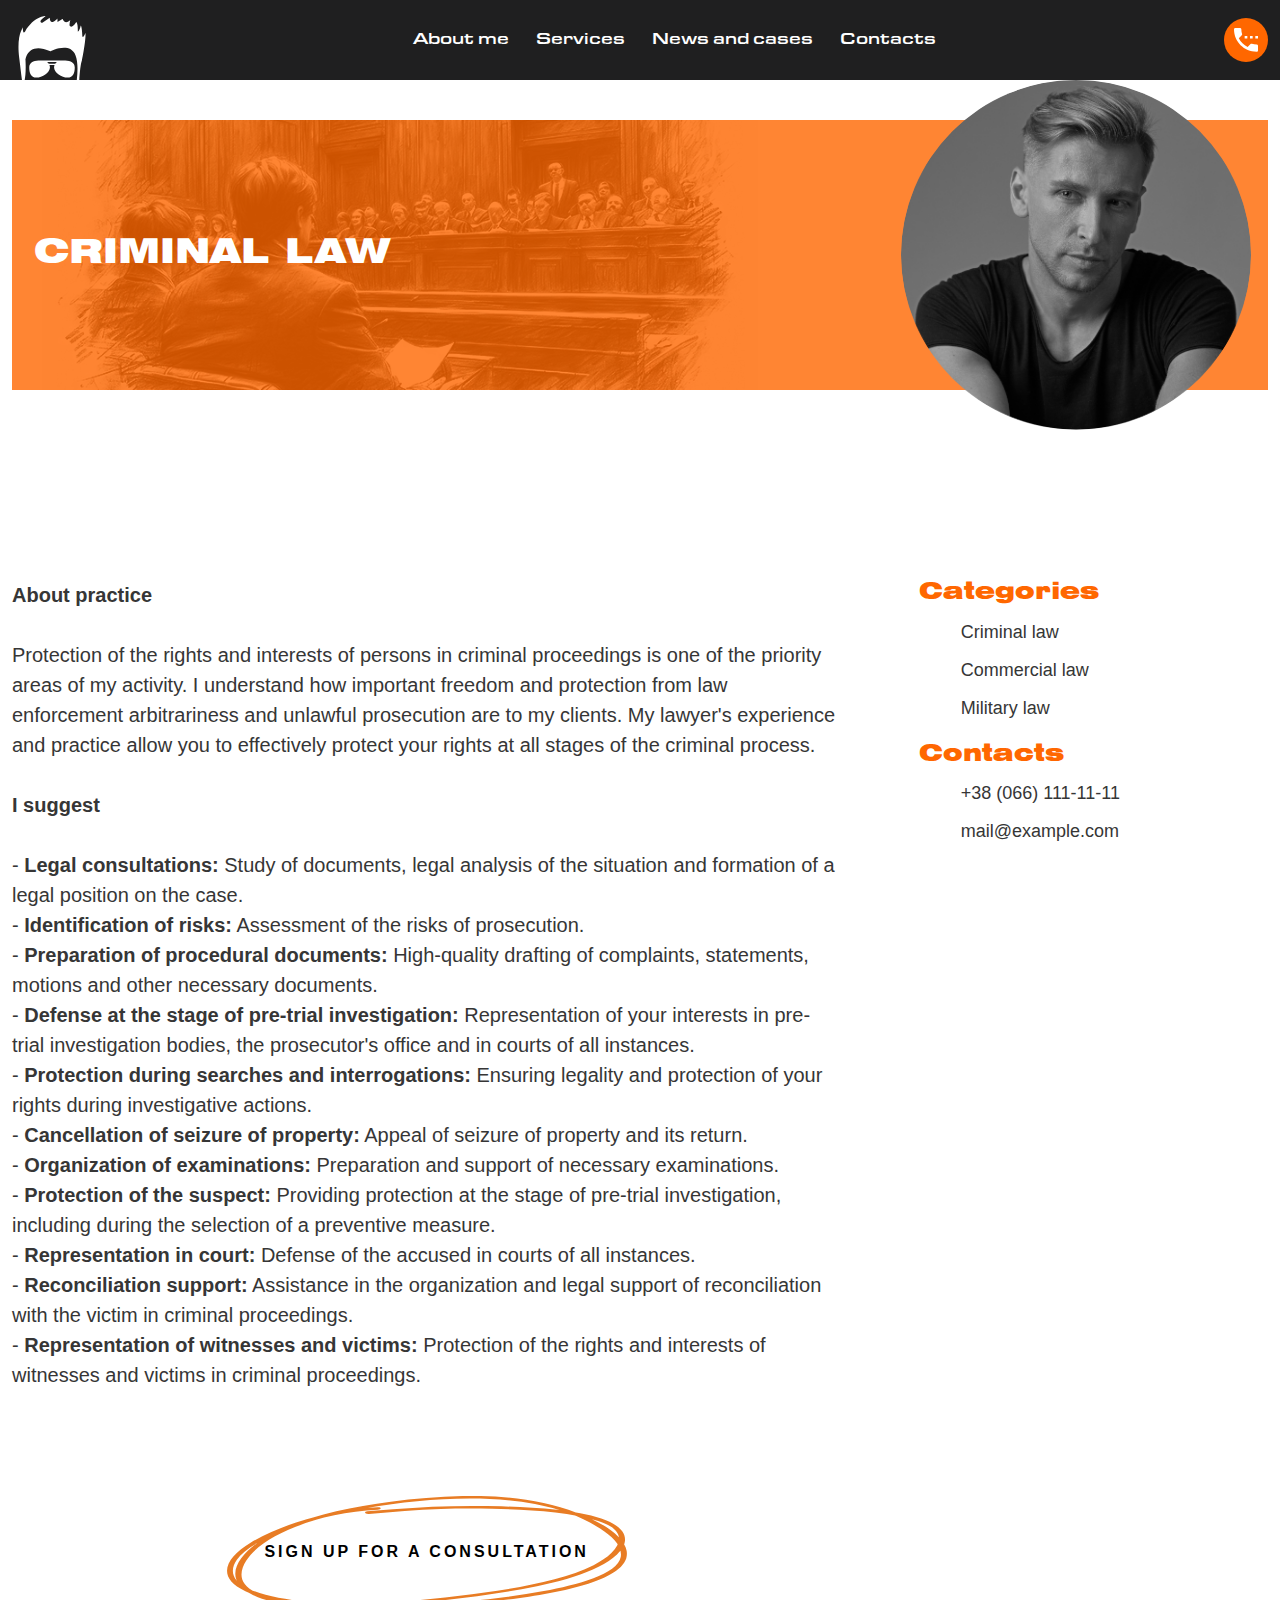
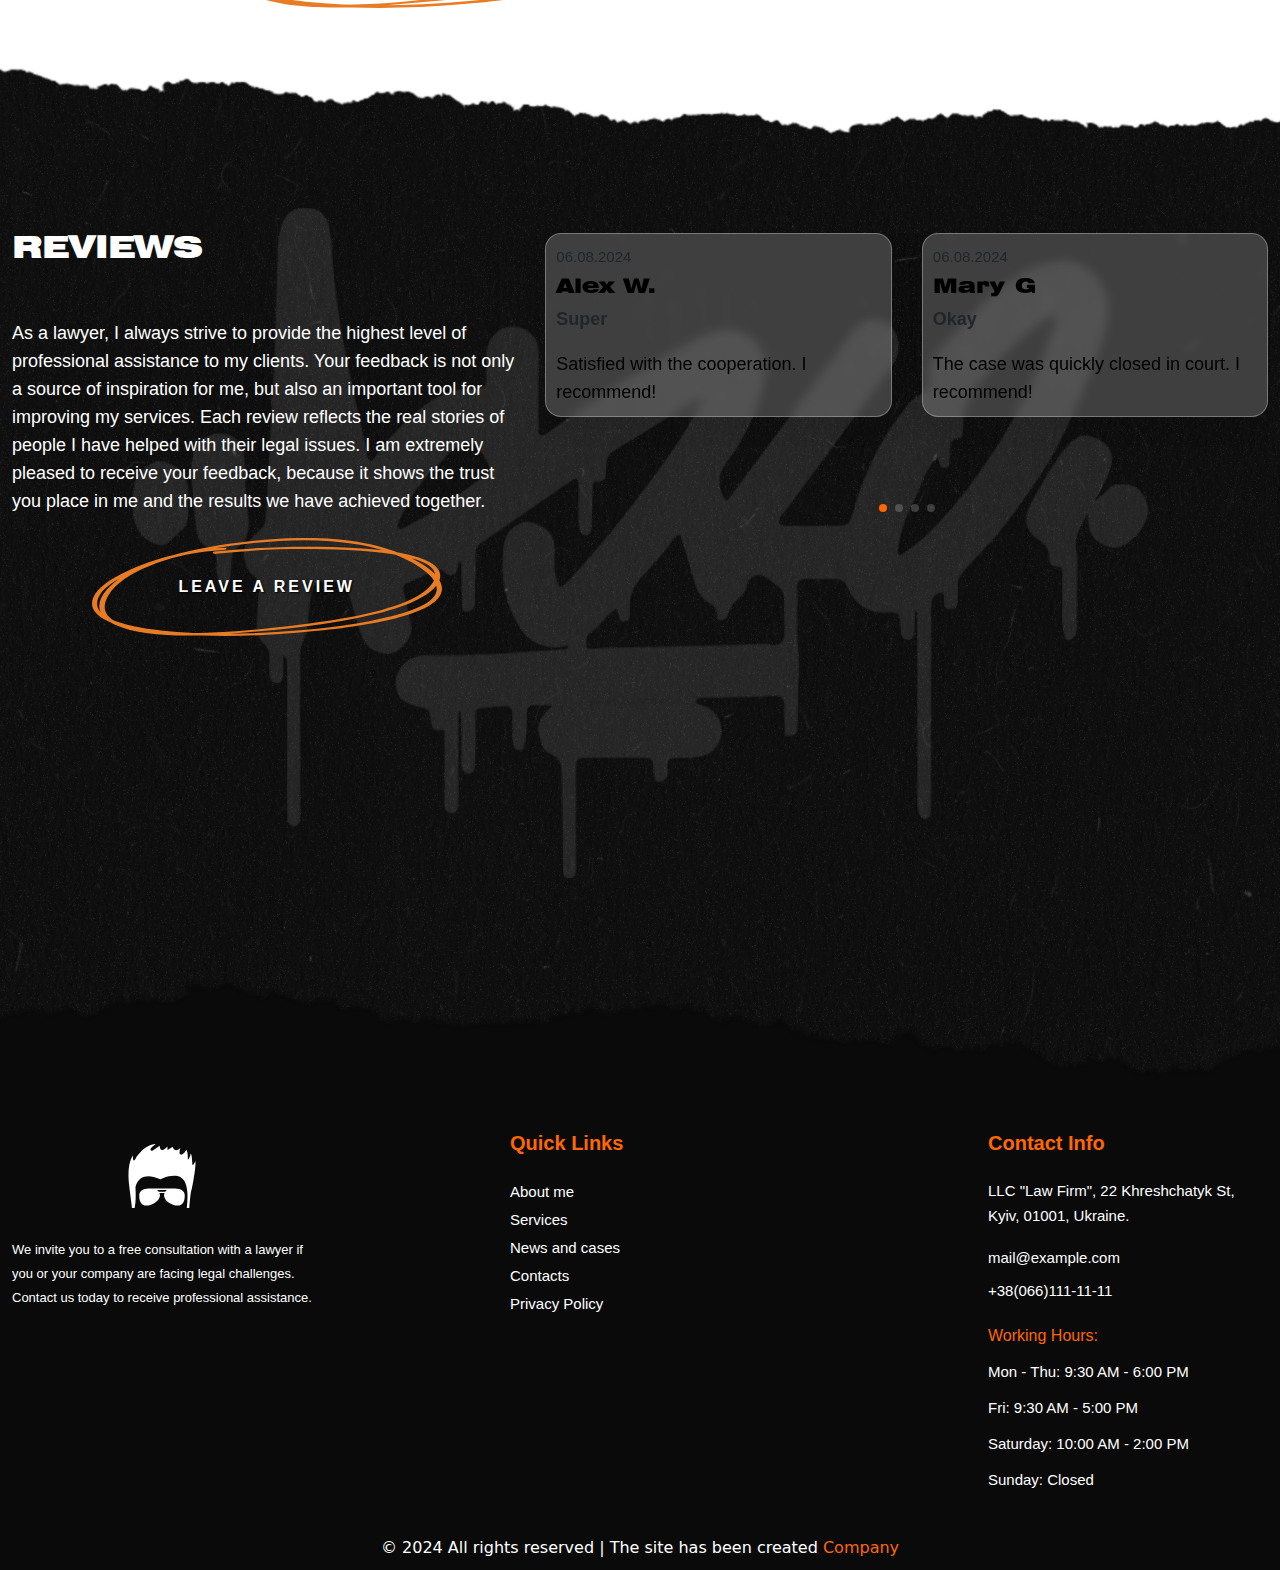
<file: single-services.html>
<!DOCTYPE html>
<html lang="en">
<head>
    <meta charset="UTF-8">
    <meta name="viewport" content="width=device-width, initial-scale=1.0">
    <title>Legal assistance</title>


    <!-- Bootstrap 5 Css -->
    <link href="./assets/css/bootstrap.css" rel="stylesheet">

    <!-- Swiper -->
    <link rel="stylesheet" href="https://cdn.jsdelivr.net/npm/swiper@11/swiper-bundle.min.css"/>
    <!-- Drop the styles -->
    <link rel="stylesheet" href="./assets/css/normalize.css">
    <!-- Connect fonts -->
    <link rel="stylesheet" href="./assets/css/fonts.css">
    <!-- The main style file -->
    <link rel="stylesheet" href="./assets/css/style.css">
</head>
<body>

    <div class="wrapper">

        <!-- Modal window "Enrollment for Consultation". Start-->
        <div class="modal" id="consultationModal">
            <div class="modal-content">
                <span class="close-modal">&times;</span>
                <h2>Sign up for a consultation</h2>
                <p>Please fill out the form below to book a consultation</p>
                <form>
                    <div class="form-group">
                        <label for="name">Name: <span class="required-modal">*</span></label>
                        <input type="text" id="name" name="name" required>
                    </div>
                    <div class="form-group">
                        <label for="phone">Telephone: <span class="required-modal">*</span></label>
                        <input type="tel" id="phone" name="phone" required>
                    </div>
                    <div class="form-group">
                        <label for="email">Email:</label>
                        <input type="email" id="email" name="email">
                    </div>
                    <div class="form-group">
                        <label for="rating">The scope of the question:</label>
                        <select id="rating" name="rating" required>
                            <option value="">Choose which consultation you are interested in</option>
                            <option value="criminallaw">Criminal law</option>
                            <option value="administrativelaw">Administrative law</option>
                            <option value="autolawyer">Automotive lawyer (Road accident lawyer)</option>
                            <option value="medicallaw">Medical law</option>
                            <option value="compensation">Damage compensation</option>
                            <option value="other">Other...</option>
                        </select>
                    </div>
                    <div class="form-group">
                        <label for="feedback">Brief content of the question:</label>
                        <textarea id="feedback" name="feedback" rows="4"></textarea>
                    </div>
                    
                    <button type="submit" class="submit-btn">Send</button>
                </form>
            </div>
        </div>
        <!-- Modal window "Enrollment for Consultation". End-->


        <!-- Modal window for reviews. Start -->
        <div id="feedbackModal" class="modal">
            <div class="modal-content">
                <span class="close-modal">&times;</span>
                <h2>Leave a review</h2>
                <form id="feedbackForm">
                    <div class="form-group">
                        <label for="name">Name: <span class="required-modal">*</span></label>
                        <input type="text" id="name" name="name" required>
                    </div>
                    <div class="form-group">
                        <label for="phone">Telephone: <span class="required-modal">*</span></label>
                        <input type="tel" id="phone" name="phone" required>
                    </div>
                    <div class="form-group">
                        <label for="email">Email:</label>
                        <input type="email" id="email" name="email">
                    </div>
                    
                    <div class="form-group">
                        <label for="rating">Rating:</label>
                        <select id="rating" name="rating" required>
                            <option value="">Select a grade</option>
                            <option value="super">Super</option>
                            <option value="good">Normally, at your own expense</option>
                            <option value="bad">Badly</option>
                        </select>
                    </div>
                    <div class="form-group">
                        <label for="feedback">The text of the review: <span class="required-modal">*</span></label>
                        <textarea id="feedback" name="feedback" rows="4" required></textarea>
                    </div>
                    <button type="submit" class="submit-btn">Leave a review</button>
                </form>
            </div>
        </div>
        <!-- Modal window for reviews. End -->

        <!-- =====================
        --- HEADER. Start ---
        ===================== -->
        <header class="header-style">
            <div class="container">
                <div class="col-12">
                    <div class="site-row">
                        <a href="./index.html" class="header-logo">
                            <img src="./assets/images/logo/logo.svg" alt="logo">
                        </a>
                        <nav class="header_menu">
                            <ul class="nav-menu">
                                <li><a href="./page-about.html">About me</a></li>
                                <li><a href="./page-services.html">Services</a></li>
                                <li><a href="./page-blog.html">News and cases</a></li>
                                <li><a href="./page-contacts.html">Contacts</a></li>
                            </ul>
                        </nav>
                        <div class="header_phone">
                            <a href="tel:+380661111111">
                                <img src="./assets/images/icon/icon_phone.svg" alt="phone">
                            </a>
                        </div>
                        <div class="burger-menu">
                            <span></span>
                            <span></span>
                            <span></span>
                        </div>
                    </div>
                </div>
            </div>
        </header>
        <!-- =====================
        --- HEADER. End ---
        ===================== -->



        <main class="main">

            <section class="section-banner">
                <div class="container">
                    <div class="banner_wraper">
                        <div class="banner_background">
                            <img src="./assets/images/img/bg-breadcrumbs-5.2.webp" alt="photo bg">
                        </div>
                        <h1 class="banner_title">Criminal law</h1>
                        <div class="banner_image">
                            <img src="./assets/images/img/my-photo-1.png" alt="photo">
                        </div>
                    </div>
                </div>
            </section>


            <!-- =====================
            --- Single-services. Block 1. Start ---
            ===================== -->
            <section class="section-single-services">
                <div class="container">
                    <div class="row">
                        
                        <div class="product-cards-wrapper col-12 col-md-8">
                            <div class="row">
                                <div class="single-services-descr_wrapper">
                                    <p>
                                        <b>About practice</b>
                                        <br><br>
                                        Protection of the rights and interests of persons in criminal proceedings is one of the priority areas of my activity. I understand how important freedom and protection from law enforcement arbitrariness and unlawful prosecution are to my clients. My lawyer's experience and practice allow you to effectively protect your rights at all stages of the criminal process.
                                        <br><br>
                                        <b>I suggest</b>
                                        <br><br>
                                        - <b>Legal consultations:</b> Study of documents, legal analysis of the situation and formation of a legal position on the case.
                                        <br>
                                        - <b>Identification of risks:</b> Assessment of the risks of prosecution.
                                        <br>
                                        - <b>Preparation of procedural documents:</b> High-quality drafting of complaints, statements, motions and other necessary documents.
                                        <br>
                                        - <b>Defense at the stage of pre-trial investigation:</b> Representation of your interests in pre-trial investigation bodies, the prosecutor's office and in courts of all instances.
                                        <br>
                                        - <b>Protection during searches and interrogations:</b> Ensuring legality and protection of your rights during investigative actions.
                                        <br>
                                        - <b>Cancellation of seizure of property:</b> Appeal of seizure of property and its return.
                                        <br>
                                        - <b>Organization of examinations:</b> Preparation and support of necessary examinations.
                                        <br>
                                        - <b>Protection of the suspect:</b> Providing protection at the stage of pre-trial investigation, including during the selection of a preventive measure.
                                        <br>
                                        - <b>Representation in court:</b> Defense of the accused in courts of all instances.
                                        <br>
                                        - <b>Reconciliation support:</b> Assistance in the organization and legal support of reconciliation with the victim in criminal proceedings.
                                        <br>
                                        - <b>Representation of witnesses and victims:</b> Protection of the rights and interests of witnesses and victims in criminal proceedings.
                                    </p>
                                </div>


                                <div class="hero-home_btn_wrapper">
                                    <a href="#" class="hero-home_btn_link open-modal">
                                        <div class="hero-home_btn_text">
                                            Sign up for a consultation
                                        </div>
                                        <img src="./assets/images/img/button-outline.svg" alt="button" class="hero-home_btn_img">
                                    </a>
                                </div>

                            </div>
                        </div> 
                            
                        <!-- Desktop sidebar. Start-->
                        <aside class="sidebar-right col-12 col-md-3">
                            <!-- Sidebar content -->
                            <div class="sidebar-content">
                                <h3>Categories</h3>
                                <ul>
                                    <li><a href="#">Criminal law</a></li>
                                    <li><a href="#">Commercial law</a></li>
                                    <li><a href="#">Military law</a></li>
                                </ul>
                                <h3>Contacts</h3>
                                <ul>
                                    <li><a href="tel:+380661111111" class="sidebar-contact-phone">+38 (066) 111-11-11</a></li>
                                    <li><a href="mailto:mail@example.com" class="sidebar-contact-mail">mail@example.com</a></li>
                                </ul>   
                                
                            </div>
                        </aside>
                        <!-- Desktop sidebar. End-->


                        <!-- Button to open the mobile sidebar -->
                        <button id="mobile-sidebar-toggle" class="mobile-sidebar-toggle">
                            <img src="./assets/images/icon/icon-filter.svg" alt="">
                        </button>

                        <!-- Mobile sidebar -->
                        <aside id="mobile-sidebar" class="mobile-sidebar">
                            <div class="mobile-sidebar-content">
                                <button id="mobile-sidebar-close" class="mobile-sidebar-close">&times;</button>
                                <div class="mobile-sidebar-content-wrapper">

                                    <h3>Categories</h3>
                                    <ul>
                                        <li><a href="#">Criminal law</a></li>
                                        <li><a href="#">Commercial law</a></li>
                                        <li><a href="#">Military law</a></li>
                                    </ul>
                                    <h3>Contacts</h3>
                                    <ul>
                                        <li><a href="tel:+380661111111" class="sidebar-contact-phone">+38 (066) 111-11-11</a></li>
                                        <li><a href="mailto:mail@example.com" class="sidebar-contact-mail">mail@example.com</a></li>
                                    </ul>   
                                </div>
                                
                            </div>
                        </aside>

                    </div>
                </div>
            </section>

            <section class="section-img-bottom">
                <img src="./assets/images/img/event-img-2.webp" alt="">
            </section>
            <!-- =====================
            --- Single-services. Block 1. End ---
            ===================== -->



            <!-- =====================
            --- Single-Services. Block 2 "Reviews". Start ---
            ===================== -->
            <section class="section-reviews">
                <div class="container">
                    <div class="row">
                        
                        <div class="col-md-5 col-12">
                            <div class="reviews-content-wrapper-left">
                                <div class="block-title">
                                    <h2>Reviews</h2>
                                </div>
                                <div class="block-descr">
                                    <p>
                                        As a lawyer, I always strive to provide the highest level of professional assistance to my clients. Your feedback is not only a source of inspiration for me, but also an important tool for improving my services. Each review reflects the real stories of people I have helped with their legal issues. I am extremely pleased to receive your feedback, because it shows the trust you place in me and the results we have achieved together.
                                    </p>
                                </div>

                                <div class="hero-home_btn_wrapper">
                                    <a href="#" class="hero-home_btn_link open-feedback-modal">
                                        <div class="hero-home_btn_text">
                                            Leave a review
                                        </div>
                                        <img src="./assets/images/img/button-outline.svg" alt="button" class="hero-home_btn_img">
                                    </a>
                                </div>
                            </div>
                        </div>
                        <div class="col-md-7 col-12">
                            <div class="swiper-review-wrapper">
                                <div class="swiper-review">
                                    
                                    <div class="swiper mySwiper">
                                        <div class="swiper-wrapper">
                                            <div class="swiper-slide">
                                                <div class="swiper-slide-content-wrapper">
                                                    <div class="swiper-review-date">
                                                        <p>06.08.2024</p>
                                                    </div>
                                                    <div class="swiper-review-name">
                                                        <h3>Alex W.</h3>
                                                    </div>
                                                    <div class="swiper-review-rating">
                                                        <p>Super</p>
                                                    </div>
                                                    <div class="swiper-review-txt">
                                                        <p>
                                                            Satisfied with the cooperation. I recommend!
                                                        </p>
                                                    </div>
                                                </div>
                                            </div>

                                            <div class="swiper-slide">
                                                <div class="swiper-slide-content-wrapper">
                                                    <div class="swiper-review-date">
                                                        <p>06.08.2024</p>
                                                    </div>
                                                    <div class="swiper-review-name">
                                                        <h3>Mary G</h3>
                                                    </div>
                                                    <div class="swiper-review-rating">
                                                        <p>Okay</p>
                                                    </div>
                                                    <div class="swiper-review-txt">
                                                        <p>
                                                            The case was quickly closed in court. I recommend! 
                                                        </p>
                                                    </div>
                                                </div>
                                            </div>

                                            <div class="swiper-slide">
                                                <div class="swiper-slide-content-wrapper">
                                                    <div class="swiper-review-date">
                                                        <p>06.08.2024</p>
                                                    </div>
                                                    <div class="swiper-review-name">
                                                        <h3>Max T.</h3>
                                                    </div>
                                                    <div class="swiper-review-rating">
                                                        <p>Super</p>
                                                    </div>
                                                    <div class="swiper-review-txt">
                                                        <p>
                                                            Satisfied with the lawyer's professionalism
                                                        </p>
                                                    </div>
                                                </div>
                                            </div>

                                            <div class="swiper-slide">
                                                <div class="swiper-slide-content-wrapper">
                                                    <div class="swiper-review-date">
                                                        <p>06.08.2024</p>
                                                    </div>
                                                    <div class="swiper-review-name">
                                                        <h3>Alexandr T</h3>
                                                    </div>
                                                    <div class="swiper-review-rating">
                                                        <p>Super</p>
                                                    </div>
                                                    <div class="swiper-review-txt">
                                                        <p>
                                                            A professional who quickly learned the case and just as quickly won it. Thank you!
                                                        </p>
                                                    </div>
                                                </div>
                                            </div>
                                            
                                        </div>
                                        <div class="swiper-pagination"></div>
                                    </div>


                                </div>
                            </div>
                            
                        </div>
                        
                        
                    </div>
                </div>
            </section>
            <!-- =====================
            --- Single-Services. Block 2 "Reviews". End ---
            ===================== -->

        </main>







        <!-- ===========================
        --- Page Single Services. *** FOOTER *** Start ---
        ================================ -->
        <footer class="section-footer">
            <div class="container">
                <div class="col-12">
                    <div class="row">
                        <div class="footer-content-wrapper">
                            <div class="footer-logo-wrapper">
                                <a href="#" class="footer-logo-link">
                                    <img src="./assets/images/logo/logo.svg" alt="logo">
                                </a>
                                <p class="footer-txt">
                                    We invite you to a free consultation with a lawyer if you or your company are facing legal challenges. Contact us today to receive professional assistance.
                                </p>
                                
                            </div>

                            <div class="footer-menu-wrapper">
                                <p class="footer-page-name">Quick Links</p>

                                <nav class="footer-menu">
                                    <ul class="nav-menu">
                                        <li><a href="./page-about.html">About me</a></li>
                                        <li><a href="./page-services.html">Services</a></li>
                                        <li><a href="./page-blog.html">News and cases</a></li>
                                        <li><a href="./page-contacts.html">Contacts</a></li>
                                        <li><a href="#">Privacy Policy</a></li>
                                    </ul>
                                </nav>
                            </div>
                            

                            <div class="footer-contacts-wrapper">
                                <p class="footer-contacts-name">Contact Info</p>

                                <p class="footer-contact-adress">
                                    LLC "Law Firm", 22 Khreshchatyk St, Kyiv, 01001, Ukraine.
                                </p>
                                <a class="footer-mail-adr" href="mailto:mail@example.com">mail@example.com</a>
                                <a class="footer-phone-number" href="tel:+380661111111">+38(066)111-11-11</a>

                                <div class="footer-schedule">
                                    <p class="footer-schedule-title">Working Hours:</p>
                                    <p>Mon - Thu: 9:30 AM - 6:00 PM</p>
                                    <p>Fri: 9:30 AM - 5:00 PM</p>
                                    <p>Saturday: 10:00 AM - 2:00 PM</p>
                                    <p>Sunday: Closed</p>
                                </div>

                            </div>
                            
                        </div>

                        <div class="footer-policy-content">
                            <p class="footer-policy-text">
                                &copy; 2024 All rights reserved | The site has been created <a href="#">Company</a>
                            </p>
                        </div>
                        
                    </div>
                </div>
            </div>
        </footer>

        <!-- ===========================
        --- Page Single Services. *** FOOTER *** End ---
        ================================ -->

    </div>

    




    <script src="https://cdn.jsdelivr.net/npm/swiper@11/swiper-bundle.min.js"></script> <!--Swiper.js-->
    <script src="./assets/js/bootstrap.js"></script> <!-- bootstrap.js 5.2.3 Js -->
    <script src="./assets/js/main.js"></script>

</body>
</html>
</file>
<file: assets/css/fonts.css>
/* @font-face {
    font-family: "Turnpike";
    src: url("../../assets/fonts/Turnpike.woff2"), url("../../assets/fonts/Turnpike.ttf"),
      url("../../assets/fonts/Turnpike.otf");
    font-weight: 400;
    font-display: swap;
} */

@font-face {
    font-family: "EurostileExt-Med";
    src: url("../../assets/fonts/EurostileExt-Med.woff"), url("../../assets/fonts/EurostileExt-Med.ttf"),
      url("../../assets/fonts/EurostileExt-Med.otf");
    font-weight: 400;
    font-display: swap;
}

@font-face {
  font-family: "Montserrat-Regular";
  src: url("../../assets/fonts/Montserrat-Regular.woff"), url("../../assets/fonts/Montserrat-Regular.ttf"),
    url("../../assets/fonts/Montserrat-Regular.otf");
  font-weight: 400;
  font-display: swap;
}

@font-face {
  font-family: "HeliosExtBlackC";
  src: url("../../assets/fonts/HeliosExtBlackC.woff"), url("../../assets/fonts/HeliosExtBlackC.ttf"),
    url("../../assets/fonts/HeliosExtBlackC.otf");
  font-weight: 400;
  font-display: swap;
}
</file>
<file: assets/css/style.css>
.header-style {
    width: 100%;
    height: 80px;
    background-color: #1F1F20;
    z-index: 2;
    position: sticky;
    top: 0; 
}
.header-style .site-row {
    display: flex;
    justify-content: space-between;
    align-items: center;
}
.header-style .site-row .header-logo img{
    height: 80px;
    width: 100%;
}
.header-style .site-row .header_menu .nav-menu {
    display: flex;
    margin-bottom: 0;
    z-index: 999;
}
.header-style .site-row .header_menu .nav-menu li {
    position: relative;
    margin-right: 27px;
    width: max-content;
    align-items: center;
}
.header-style .site-row .header_menu .nav-menu li:last-child {
    margin-right: 0;
}
.header-style .site-row .header_menu .nav-menu li a {
    text-decoration: none;
    color: var(--color-white);
    font-family: var(--font-eurostileExt);
    font-size: var(--headings-sizes-h6);
}

.header-style .site-row .header_menu .nav-menu li::after {
    content: "";
    width: 0; 
    height: 2px;
    display: block;
    position: absolute;
    bottom: 0; 
    left: 0;
    background: var(--color-orange);
    transition: var(--transition);
}
.header-style .site-row .header_menu .nav-menu li:hover::after {
    width: 100%; 
}
.header-style .site-row .header_phone {
    width: 44px;
    height: 44px;
    border-radius: 50px;
    background-color: var(--color-orange);
    padding: 7px 6px;
    display: flex;
    align-items: center;
}
.header-style .site-row .burger-menu {
    display: none;
    flex-direction: column;
    justify-content: space-between;
    width: 30px;
    height: 20px;
    cursor: pointer;
}
.header-style .site-row .burger-menu span {
    display: block;
    height: 3px;
    background-color: var(--color-white);
    border-radius: 3px;
}
.header-style .site-row .burger-menu.active span:nth-child(1) {
    transform: rotate(45deg);
    top: 8px;
    position: relative;
}

.header-style .site-row .burger-menu.active span:nth-child(2) {
    opacity: 0;
}
.header-style .site-row .burger-menu.active span:nth-child(3) {
    transform: rotate(-45deg);
    top: -8px;
    position: relative;
}

@media (max-width: 768px) {
    .header-style .site-row .header_menu .nav-menu {
        position: fixed;
        top: 80px;
        right: -100%;
        min-width: 300px;
        height: 100%;
        background-color: #1F1F20;
        flex-direction: column;
        justify-content: center;
        align-items: flex-start;
        transition: right 0.3s ease;
        padding-left: 20px;
    }
    .header-style .site-row .header_menu .nav-menu li {
        margin-right: 0;
        margin-bottom: 20px;
    }
    .header-style .site-row .burger-menu {
        display: flex;
    }
    .header-style .site-row .header_menu.active .nav-menu {
        right: 0;
    }
}


/* Main-banner. Start */
.hero-home {
    position: relative;
    width: 100%;
    min-height: 790px;
    background: url("../images/img/main-banner.png") center center/cover no-repeat;
}
.hero-home .hero-banner-content_wrapper {
    position: relative;
    width: 100%;
    min-height: 417px;
    padding-top: 250px;
    margin-bottom: 100px;
}

.hero-home .hero-banner-content_wrapper .hero-home_title h1{
    position: relative;
    text-align: center;
    font-size: 50px;
    line-height: 67px;
    color: var(--color-white);
    text-transform: uppercase;
    text-shadow: 1px 1px 2px #000;
}
.hero-home  .hero-home_text {
    padding-top: 16px;
    width: 70%;
    display: block;
    margin: 0 auto;
    position: relative;
}
.hero-home  .hero-home_text h2 {
    padding-top: 16px;
    text-align: center;
    color: var(--color-orange);
    transform: rotate(-4deg);
    font-size: 40px;
    line-height: 57px;
    text-transform: uppercase;
    text-shadow: 1px 1px 2px #000;
}
.hero-home_btn_wrapper {
    position: relative;
    display: flex;
    justify-content: center;
    margin-top: 90px;
}
.hero-home_btn_link {
    max-width: 400px;
    color: var(--color-white);
    justify-content: center;
    align-items: center;
    text-decoration: none;
    display: flex;
    position: relative;
}
.hero-home_btn_link .hero-home_btn_text {
    max-width: 100%;
    color: var(--color-white);
    text-align: center;
    letter-spacing: 3px;
    text-transform: uppercase;
    font-family: var(--font-montserrat);
    font-weight: 700;
    line-height: 32px;
    position: absolute;
    text-shadow: 1px 1px 2px #000;
}
.hero-home_btn_link .hero-home_btn_img {
    max-width: 100%;
}
.section-img-top {
    display: block;
    position: relative;
    width: 100%;
}
.section-img-top img {
    border-style: none;
    width: 100%;
    height: 100%;
    display: block;
}
@media(max-width: 687px) {
    .hero-home .hero-banner-content_wrapper .hero-home_title h1{
        font-size: 40px;
        line-height: 67px;
    }
    .hero-home  .hero-home_text h2 {
        font-size: 30px;
    }
}
@media(max-width: 460px) {
    .hero-home .hero-banner-content_wrapper {
        margin-bottom: 118px;
    }
    .hero-home .hero-banner-content_wrapper .hero-home_title h1{
        font-size: 30px;
        line-height: 47px;
    }
    .hero-home .hero-home_text {
        width: 100%;
    }
    .hero-home  .hero-home_text h2 {
        font-size: 25px;
        line-height: 37px;
    }
}
@media(max-width: 330px) {
    .hero-home .hero-banner-content_wrapper .hero-home_title h1{
        font-size: 23px;
    }
    .hero-home .hero-home_text {
        width: 100%;
    }
    .hero-home  .hero-home_text h2 {
        font-size: 22px;
    }
    .hero-home_btn_link .hero-home_btn_text {
        font-size: 16px;
    } 
}
/* Main-banner. End */



/*
Home-Page. Block 2 "About me". Start
*/
.section-about {
    position: relative;
    width: 100%;
    min-height: 600px;
    background-color: var(--color-white);
}
.section-about .about-content-wrapper {
    height: 100%;
    display: flex;
    flex-direction: column;
    justify-content: space-between;
}
.section-about .about-content-wrapper-content {
    height: 100%;
    display: flex;
    flex-direction: column;
    justify-content: space-between;
}
.section-about .about-content-wrapper-content .about-content-title {
    max-width: 793px;
}
.section-about .about-content-wrapper-content .about-content-title h2{
    font-size: 30.6px;
}
.section-about .about-content-wrapper-content .about-content-title h2 .about-highlighted-text{
    color: var(--color-orange);
}
.section-about .about-content-wrapper-content .about-content-descr {
    max-width: 793px;
}
.section-about .about-content-wrapper-content .about-content-descr p {
    font-family: var(--font-montserrat);
    color: var(--color-black);
    font-size: 20px;
}
.section-about .about-content-wrapper .hero-home_btn_wrapper {
    margin-top: 10px;
    display: flex;
    justify-content: left;
    padding-bottom: 73px;
}
.section-about .about-content-wrapper .hero-home_btn_wrapper .hero-home_btn_text {
    color: var(--color-black-2);
    text-shadow: none;
}
.section-about .about-content-wrapper .hero-home_btn_wrapper img.hero-home_btn_img {
    height: 64px;
}

.section-about .about-img img {
    width: 100%; 
    height: auto; 
    display: block; 
}
.section-img-bottom img {
    display: block;
    position: relative;
    width: 100%;
}
@media (max-width: 546px) {
    .section-about .about-content-wrapper-content .about-content-title {
        margin-top: 30px;
    }
    .section-about .about-content-wrapper-content .about-content-title h2{
        font-size: 23px;
    }
    .section-about .about-content-wrapper-content .about-content-descr {
        margin-top: 30px;
    }
    .section-about .about-content-wrapper-content .about-content-descr p {
        font-size: 18px;
    }
    .section-about .about-img img {
        max-width: 350px;
        height: auto;
        display: block;
        margin: 0 auto;
    }
}
/*
Home-Page. Block 2 "About me". End
*/



/*
Home-Page. Block 3 "Services" Start
*/
.section-services {
    position: relative;
    width: 100%;
    min-height: 500px;
    margin-bottom: 50px;
}
.section-services .block-title_wrapper {
    margin-top: 25px;
    display: inline-block;
}
.section-services .block-title_wrapper h2.block-title {
    display: inline-block;
    text-transform: uppercase;
    font-size: 30.6px;
    line-height: 40px;
    color: var(--color-white);
}
.section-services .block-title_wrapper span.block-subtitle {
    position: relative;
    text-transform: uppercase;
    font-size: 24px;
    color: var(--color-orange);
    font-family: var(--font-montserrat);
    transform: rotate(-6deg);
    left: -79px;
    top: 25px;
}
.section-services .services-content-wrapper {
    position: relative;
    margin-top: 71px;
    height: auto;
    max-width: 1260px;
    left: 50%;
    transform: translateX(-50%);
}
.section-services .services-content-wrapper ul {
    display: flex;
    flex-wrap: wrap;
    padding: 0;
    margin: 0;
    list-style: none;
}
.section-services .services-content-wrapper ul li {
    flex: 0 0 50%; 
    box-sizing: border-box;
    margin-bottom: 16px;
    gap: 16px;
}
.section-services .services-content-wrapper ul li a {
    font-family: var(--font-montserrat);
    font-weight: 400;
    text-decoration: none;
    font-size: 28px;
    color: var(--color-white);
    cursor: pointer;
    transition: var(--transition);
}
.section-services .services-content-wrapper ul li a:hover {
    color: var(--color-orange);
}
.section-services .hero-home_btn_wrapper {
    margin-top: 30px;
}
@media (max-width: 768px) {
    .section-services .services-content-wrapper ul li a {
        font-size: 20px;
    }
}
@media (max-width: 684px) {
    .section-services .block-title_wrapper h2.block-title {
        font-size: 23px;
    }
    .section-services .block-title_wrapper span.block-subtitle {
        font-size: 23px;
    }
}
@media (max-width: 545px) {
    .section-services .block-title_wrapper .block-subtitle {
        display: none;
    }
    .section-services .services-content-wrapper ul li a {
        font-size: 16px;
    }
}
@media (max-width: 490px) {
    .section-services .services-content-wrapper {
        margin-top: 25px;
    }
    .section-services .services-content-wrapper ul {
        flex-direction: column;
    }
    .section-services .services-content-wrapper ul li a {
        font-size: 20px;
    }  
}
@media (max-width: 350px) {
    .section-services .services-content-wrapper ul li a {
        font-size: 18px;
    }
}

/*
Home-Page. Block 3 "Services" End
*/




/*
 Home-Page. Block 4 "Feedback". Start
*/
.section-reviews {
    position: relative;
    width: 100%;
    min-height: 670px;
    background: url(../images/img/bg-2.png) center center/cover no-repeat;
    background-size: auto;
    margin-top: 50px;
}
.section-reviews .reviews-content-wrapper-left {
    margin-top: 25px;
    margin-bottom: 25px;
}
.section-reviews .block-title {
    position: relative;
}
.section-reviews .block-title h2 {
    color: var(--color-white);
    text-transform: uppercase;
    font-size: 30.6px;
}
.section-reviews .block-descr {
    position: relative;
    margin-top: 50px;
}
.section-reviews .block-descr p {
    color: var(--color-white);
    font-family: var(--font-montserrat);
    font-size: 18px;
    line-height: 28px;
}
.section-reviews .hero-home_btn_wrapper {
    margin-top: 23px;
}
.section-reviews .hero-home_btn_wrapper a.hero-home_btn_link {
    max-width: 350px;
}
.swiper-review-wrapper {
    position: relative;
    margin-top: 25px;
    margin-bottom: 25px;
}
.swiper {
    width: 100%;
    height: 100%;
}
.swiper-slide {
    padding: 10px;
    font-size: 18px;
    background: #fff;
    display: flex;
    justify-content: center;
    align-items: center;
    background: rgba(255, 255, 255, 0.2);
    border-radius: 16px;
    box-shadow: 0 4px 30px rgba(0, 0, 0, 0.1);
    backdrop-filter: blur(5px);
    -webkit-backdrop-filter: blur(5px);
    border: 1px solid rgba(255, 255, 255, 0.3);
}
.swiper-review-date p {
    position: relative;
    font-family: var(--font-montserrat);
    color: #212529;
    font-size: 15px;
    line-height: 25px;
    margin-bottom: 0;
}
.swiper-review-name {
    position: relative;
    margin-top: 7px;
}
.swiper-review-name h3 {
    color: var(--color-black-2);
    font-size: 20px;
}
.swiper-review-rating {
    position: relative;
    margin-top: 5px;
}
.swiper-review-rating p {
    position: relative;
    margin-bottom: 0;
    font-family: var(--font-montserrat);
    color: #212529;
    font-weight: 700;
    font-size: 18px;
    line-height: 28px;
}
.swiper-review-txt {
    position: relative;
    margin-top: 17px;
}
.swiper-review-txt p {
    position: relative;
    margin-bottom: 0;
    font-family: var(--font-montserrat);
    color: var(--color-black-2);
    font-size: 18px;
    line-height: 28px;
}
.swiper-slide img {
    display: block;
    width: 100%;
    height: 100%;
    object-fit: cover;
}
.swiper-pagination {
    position: relative;
    margin-top: 58px;
}
.swiper-pagination-bullet {
    background: var(--color-white);
}
.swiper-pagination-bullet-active {
    background: var(--color-orange);
}
@media (max-width: 685px) {
    .section-reviews .block-title h2 {
        font-size: 23px;
    }   
}
@media (max-width: 460px) {
    .section-reviews .block-descr {
        margin-top: 25px;
    }
}
@media (max-width: 380px) {
    .section-reviews .hero-home_btn_wrapper {
        margin-top: 25px;
    }
}
/*
 Home-Page. Block 4 "Feedback". End
*/



/*
Home-Page. Block 5 "Questions and answers" Start
*/
.section-faq {
    position: relative;
    width: 100%;
    min-height: 800px;
    background-color: var(--color-white);
}
.section-faq .block-title_wrapper {
    position: relative;
    margin-top: 25px;
    display: inline-block;
}
.section-faq .block-title_wrapper h2.block-title {
    position: relative;
    display: inline-block;
    text-transform: uppercase;
    font-size: 30.6px;
    line-height: 40px;
}
.section-faq .block-subtitle {
    position: relative;
    text-transform: uppercase;
    font-size: 24px;
    color: var(--color-orange);
    font-family: var(--font-montserrat);
    transform: rotate(-6deg);
    left: -32px;
    top: 25px;
}
.accordion-questions_answers-wrapper {
    display: block;
    margin: 0 auto;
    margin-top: 50px;
    margin-bottom: 25px;
}
.accordion-questions_answers {
    border: 1px solid var(--color-orange); 
    border-radius: 5px;
    margin-bottom: 20px; 
    overflow: hidden; 
}
.accordion-header-questions_answers {
    display: flex;
    justify-content: space-between;
    align-items: center;
    padding: 15px;
    background-color: #f9f9f9;
    cursor: pointer;
}
.accordion-title-questions_answers {
    margin: 0;
    font-weight: bold;
    font-size: 20px;
    line-height: 30px;
}
.accordion-icon-single {
    width: 20px;
    height: 20px;
    transition: transform 0.3s ease; 
}
.accordion-content-questions_answers {
    max-height: 0;
    overflow: hidden;
    transition: max-height 0.3s ease; 
    padding: 0 15px;
    background-color: #fff;
}
.accordion-content-questions_answers p {
    font-family: var(--font-montserrat);
    padding: 15px 0;
    margin: 0;
    font-size: 16px;
    line-height: 26px;
}
@media (max-width: 684px) {
    .section-faq .block-title_wrapper h2.block-title {
      font-size: 23px;
    }
    .section-faq .block-title_wrapper span.block-subtitle {
        font-size: 23px;
    }
}
@media (max-width: 545px) {
    .section-faq .block-title_wrapper .block-subtitle {
        display: none;
    }
}
@media (max-width: 450px) {
    .accordion-title-questions_answers {
        font-size: 18px;
        line-height: 28px;
    }
    .accordion-content-questions_answers p {
        font-size: 15px;
        line-height: 25px;
    }
}
@media (max-width: 370px) {
    .accordion-title-questions_answers {
        font-size: 16px;
        line-height: 26px;
    }
    .accordion-content-questions_answers p {
        font-size: 14px;
        line-height: 24px;
    }
}
/*
Home-Page. Block 5 "Questions and answers" End
*/




/*
Home-Page. Block 6 "Blog" Start
*/
.section-blog {
    position: relative;
    width: 100%;
    min-height: 800px;
}
.section-blog .block-title {
    position: relative;
    margin-top: 50px;
}
.section-blog .block-title h2 {
    position: relative;
    color: var(--color-white);
    text-transform: uppercase;
    font-size: 30.6px;
}
.section-blog-img {
    overflow: hidden;
}
.section-blog-img img {
    position: relative;
    width: 100%;
    min-height: 70px;
    object-fit: cover;
}


/*A card with a blog. START*/
.product-cards-wrapper {
    display: flex;
    flex-wrap: wrap;
    margin-top: 50px;
}
.product-card-wrapper {
    position: relative;
    padding-right: 10px;
    margin-bottom: 50px;
} 
.product-card {
    background-color: rgb(242, 242, 242);
    border-radius: 10px;
    box-shadow: 0 2px 10px rgba(0, 0, 0, 0.1);
    overflow: hidden;
    width: 100%;
    max-width: 417px;
    height: 100%;
    min-height: 400px;
    color: #333;
    transition: var(--transition);
}
.product-card-img {
    width: 100%;
    height: 278px;
    object-fit: cover;
}
.product-card-content {
    padding: 15px;
}
.product-card-meta {
    display: flex;
    justify-content: space-between;
    font-size: 14px;
    color: var(--color-black);
    margin-bottom: 16px;
    font-weight: bold;
    font-family: var(--font-montserrat);
}
.product-card-title_link {
    text-decoration: none;
    color: var(--color-black-2);
}
.product-card-title {
    font-family: var(--font-montserrat);
    font-size: 24px;
    font-weight: bold;
    margin: 0 0 10px;
    transition: var(--transition);
}
.product-card-title:hover {
    color: var(--color-orange);
}
.product-card-description_link {
    text-decoration: none;
}
.product-card-description {
    font-family: var(--font-montserrat);
    font-size: 16px;
    line-height: 19px;
    color: var(--color-black);
    margin-top: 21px;
}
/*A card with a blog. END*/

.section-blog .hero-home_btn_wrapper {
    margin-top: 70px;
    margin-bottom: 70px;
}
.section-blog .hero-home_btn_wrapper .hero-home_btn_img {
    height: 85px;
}

@media (max-width: 686px) {
    .section-blog .block-title h2 {
        font-size: 23px;
    }
}
@media (max-width: 380px) {
    .product-card-img {
        height: 227px;
    }
    .product-card-meta {
        font-size: 12px;
    }
    .product-card-title {
        font-size: 20px;
        line-height: 25px;
    }
    .product-card-description {
        font-size: 15px;
        line-height: 18px;
        margin-top: 15px;
    }
    .section-blog .hero-home_btn_wrapper {
        margin-top: 20px;
    }
}
/*
Home-Page. Block 6 "Blog". End
*/


/*
*** FOOTER *** Start
*/
.section-footer {
    position: relative;
    width: 100%;
    min-height: 200px;
    margin-top: 50px;
    background: url("../images/img/footer-bg.webp") center center/cover no-repeat;
}
.section-footer .footer-content-wrapper {
    position: relative;
    margin-top: 200px;
    margin-bottom: 20px;
    width: 100%;
    height: auto;
    display: flex;
    flex-wrap: wrap;
    justify-content: space-between;
}
.section-footer .footer-content-wrapper .footer-logo-wrapper {
    position: relative;
    max-width: 300px;
    height: auto;
}
.section-footer .footer-content-wrapper a.footer-logo-link img {
    position: relative;
    width: 100%;
    height: 80px;
    margin-left: 0;
}
.section-footer .footer-content-wrapper .footer-logo-wrapper p.footer-txt {
    position: relative;
    margin-top: 30px;
    font-family: var(--font-montserrat);
    font-size: 13px;
    line-height: 24px;
    color: var(--color-white);
}
.section-footer .footer-content-wrapper .footer-menu-wrapper {
    position: relative;
    max-width: 280px;
    height: auto;
}
.section-footer .footer-content-wrapper .footer-menu-wrapper p.footer-page-name,
.section-footer .footer-content-wrapper .footer-contacts-wrapper p.footer-contacts-name {
    position: relative;
    color: var(--color-orange);
    margin-right: 15px;
    font-family: var(--font-montserrat);
    font-weight: bold; 
    font-size: 20px;
    line-height: 30px;
    margin-bottom: 0;
}
.section-footer .footer-content-wrapper .footer-menu-wrapper .footer-menu {
    margin-top: 20px;
}
.section-footer .footer-content-wrapper .footer-menu-wrapper  ul.nav-menu {
    position: relative;
    padding-left: 0;
    width: 280px;
} 
.section-footer .footer-content-wrapper .footer-menu-wrapper  ul.nav-menu a {
    position: relative;
    text-decoration: none;
    color: var(--color-white);
    font-family: var(--font-montserrat);
    font-size: 15px;
    line-height: 28px;
    transition: var(--transition);
}
.section-footer .footer-content-wrapper .footer-menu-wrapper  ul.nav-menu a:hover {
    color: var(--color-orange);
}
.section-footer .footer-content-wrapper .footer-contacts-wrapper {
    position: relative;
    max-width: 280px;
    height: auto;
}
.section-footer .footer-content-wrapper .footer-contacts-wrapper p.footer-contact-adress {
    margin-top: 20px;
    padding: 0;
    position: relative;
    color: var(--color-white);
    font-family: var(--font-montserrat);
    font-size: 15px;
    line-height: 25px;
    transition: var(--transition);
}
.section-footer .footer-content-wrapper .footer-contacts-wrapper a {
    position: relative;
    margin-top: 5px;
    display: block;
    text-decoration: none;
    color: var(--color-white);
    font-family: var(--font-montserrat);
    font-size: 15px;
    line-height: 28px;
    transition: var(--transition);
}
.section-footer .footer-content-wrapper .footer-contacts-wrapper a:hover {
    color: var(--color-orange);
}
.section-footer .footer-content-wrapper .footer-contacts-wrapper .footer-schedule {
    margin-top: 20px;
}
.section-footer .footer-content-wrapper .footer-contacts-wrapper .footer-schedule p.footer-schedule-title {
    font-family: var(--font-montserrat);
    font-size: 16px;
    line-height: 21px;
    color: var(--color-orange);
}
.section-footer .footer-content-wrapper .footer-contacts-wrapper .footer-schedule p {
    position: relative;
    color: var(--color-white);
    font-family: var(--font-montserrat);
    font-size: 15px;
    line-height: 20px;
    transition: var(--transition);
}
.section-footer .footer-policy-content p {
    margin-bottom: 0;
    text-align: center;
    color: var(--color-white);
    margin: 10px 0;
}
.section-footer .footer-policy-content p.footer-policy-text a {
    text-decoration: none;
    color: var(--color-orange);
}
@media(max-width: 768px) {
    .section-footer {
        margin-top: 0;
    }
    .section-footer .footer-content-wrapper {
        display: flex;
        flex-direction: column;
        justify-content: center;
        align-items: center; 
        
    }
}
/*
*** FOOTER *** End
*/





/*
Page 404. Start
*/
.section-eror .section-eror-wrapper {
    position: relative;
    margin-top: 90px;
    transform: rotate(-3deg);
}

.section-eror .section-eror-wrapper .section-eror-img img{
    width: 100%;
}
.section-eror .section-eror-wrapper .section-eror-content-wrapper {
    position: absolute;
    width: 100%;
    top: 30%;
    text-align: center;
}
.section-eror .section-eror-wrapper .section-eror-content-wrapper .section-eror-top-subtitle p {
    font-family: var(--font-montserrat);
    font-size: 24px;
    line-height: 34px;
    color: var(--color-black);
}
.section-eror .section-eror-wrapper .section-eror-content-wrapper .section-eror-title p {
    font-family: var(--heliosExtBlack);
    color: var(--color-orange);
    font-size: 144px;
    line-height: 154px;
}
.section-eror .section-eror-wrapper .section-eror-content-wrapper .section-eror-bottom-subtitle p {
    font-family: var(--font-montserrat);
    font-size: 24px;
    line-height: 34px;
    color: var(--color-black);
    text-transform: uppercase;
}
.section-eror .hero-home_btn_wrapper {
    margin-top: 30px;
}
@media (max-width: 1000px) {
    .section-eror .section-eror-wrapper .section-eror-content-wrapper {
        top: 20%;
    }
}
@media (max-width: 790px) {
    .section-eror .section-eror-wrapper .section-eror-content-wrapper .section-eror-top-subtitle p {
        font-size: 20px;
        line-height: 30px;
    }
    .section-eror .section-eror-wrapper .section-eror-content-wrapper .section-eror-title p {
        font-size: 134px;
        line-height: 144px;
    }
    .section-eror .section-eror-wrapper .section-eror-content-wrapper .section-eror-bottom-subtitle p {
        font-family: var(--font-montserrat);
        font-size: 20px;
        line-height: 30px;
    }
}
@media (max-width: 700px) {
    .section-eror .section-eror-wrapper .section-eror-content-wrapper {
        top: 12%;
    }
}
@media (max-width: 600px) {
    .section-eror .section-eror-wrapper .section-eror-content-wrapper .section-eror-top-subtitle p {
        font-size: 18px;
        line-height: 28px;
    }
    .section-eror .section-eror-wrapper .section-eror-content-wrapper .section-eror-title p {
        font-size: 100px;
        line-height: 110px;
    }
    .section-eror .section-eror-wrapper .section-eror-content-wrapper .section-eror-bottom-subtitle p {
        font-size: 18px;
        line-height: 28px;
    }
}
@media (max-width: 500px) {
    .section-eror .section-eror-wrapper .section-eror-content-wrapper {
        top: 16%;
    }
    .section-eror .section-eror-wrapper .section-eror-content-wrapper .section-eror-top-subtitle p {
        font-size: 14px;
        line-height: 24px;
        margin-bottom: 0;
    }
    .section-eror .section-eror-wrapper .section-eror-content-wrapper .section-eror-title p {
        font-size: 80px;
        line-height: 90px;
        margin-bottom: 0;
    }
    .section-eror .section-eror-wrapper .section-eror-content-wrapper .section-eror-bottom-subtitle p {
        font-size: 14px;
        line-height: 24px;
    }
}
@media (max-width: 370px) {
    .section-eror .section-eror-wrapper .section-eror-content-wrapper {
        top: 16%;
    }
    .section-eror .section-eror-wrapper .section-eror-content-wrapper .section-eror-top-subtitle p {
        font-size: 10px;
        line-height: 20px;
        margin-bottom: 0;
    }
    .section-eror .section-eror-wrapper .section-eror-content-wrapper .section-eror-title p {
        font-size: 50px;
        line-height: 60px;
        margin-bottom: 0;
    }
    .section-eror .section-eror-wrapper .section-eror-content-wrapper .section-eror-bottom-subtitle p {
        font-size: 10px;
        line-height: 20px;
    }  
}
/*
Page 404. End
*/





/*
Page About. Start
*/
.section-banner {
    height: 450px;
    background-color: var(--color-white);
}
.banner_wraper {
    position: relative;
    display: flex;
    align-items: center;
    justify-content: space-between;
    padding: 0 2px;
}
.banner_background {
    position: absolute;
    left: 0;
    width: 100%;
}
.banner_background::after {
    content: "";
    display: block;
    position: absolute;
    left: 0;
    top: 0;
    width: 100%;
    height: 100%;
    background-color: var(--color-orange);
    opacity: 0.8;
}
.banner_background img {
    display: block;
    object-fit: cover;
    width: 100%;
    height: 100%;
}
.banner_title {
    color: var(--color-white);
    font-size: 34px;
    line-height: 44px;
    position: relative;
    margin-left: 20px;
    text-transform: uppercase;
}
.banner_image {
    width: 100%;
    max-width: 450px;
    height: 100%;
    max-height: 450px;
    border-radius: 50%;
    overflow: hidden;
    position: relative;
    margin-right: 15px;
}
.banner_image img {
    display: block;
    object-fit: cover;
    object-position: center;
    width: 100%;
    height: 100%;
}
@media (max-width: 1320px) {
    .banner_image {
        max-width: 350px;
        max-height: 350px;
    }
}
@media (max-width: 1024px) {
    .banner_background {
        height: auto;
    }
    .banner_image {
        max-width: 300px;
        max-height: 300px;
    }
    .banner_title {
        font-size: 24px;
        line-height: 34px;
    }
}
@media (max-width: 991px) {
    .section-banner {
        height: 260px;
    }
    .banner_background {
        height: 130px;
    }
    .banner_image {
        max-width: 200px;
        max-height: 200px;
    }
}
@media (max-width: 768px) {
    .banner_background {
        height: 80px;
    }
    .banner_image {
        max-width: 100px;
        max-height: 100px;
        margin-right: 1px;
    }
}
@media (max-width: 530px) {
    .banner_title {
        font-size: 18px;
        line-height: 28px;
        margin-left: 10px;
    }
}
@media (max-width: 360px) {
    .banner_title {
        font-size: 14px;
        line-height: 24px;
        margin-left: 10px;
    }
}

.section-about {
    position: relative;
    width: 100%;
    min-height: 300px;
    padding-top: 150px;
    padding-bottom: 40px;
    background-color: var(--color-white);
}
.section-about .section-about-content-left {
    position: relative;
    width: 100%;
    min-height: 700px;
    display: flex;
    flex-direction: column;
    justify-content: space-between;
    margin-bottom: 20px;
}
.section-about .section-about-content-left .about-content-txt {
    position: relative;
    max-width: 640px;
    height: auto;
}
.section-about .section-about-content-left .about-content-txt p {
    position: relative;
    font-family: var(--heliosExtBlack);
    color: var(--color-black);
    font-size: 24px;
    line-height: 29px;
    font-weight: 600;
}
.section-about .section-about-content-left .about-content-signature-img {
    position: relative;
    max-width: 450px;
    height: auto;
    overflow: hidden;
}
.section-about .section-about-content-left .about-content-signature-img img{
    height: 100%;
    width: 100%;
    display: block;
    object-fit: cover;
    object-position: center;
}
.section-about .section-about-content-right .about-content-descr p {
    position: relative;
    font-family: var(--font-montserrat);
    color: var(--color-black);
    font-size: 24px;
    line-height: 29px;
}


.section-signup {
    position: relative;
    width: 100%;
    min-height: 500px;
    margin-top: 50px;
    margin-bottom: 50px;
}
.section-signup .signup-content-wrapper .signup-content-title h2 {
    position: relative;
    color: var(--color-orange);
    text-transform: uppercase;
    font-size: 30.6px;
    line-height: 40px;
}
.section-signup .signup-content-wrapper .signup-content-descr {
    margin-top: 37px;
    margin-bottom: 37px;
}
.section-signup .signup-content-wrapper .signup-content-descr p {
    font-family: var(--font-montserrat);
    color: var(--color-white);
    font-size: 24px;
    line-height: 29px;
    margin-bottom: 0;
}
.section-signup .signup-content-wrapper .signup-content-phone {
    position: relative;
    margin-top: 37px;
    max-width: 380px;
    display: block;
    margin: 0 auto;
}
.section-signup .signup-content-wrapper .signup-content-phone a {
    text-decoration: none;
    font-family: var(--transition);
    font-weight: bold;
    color: var(--color-orange);
    font-size: 35px;
    line-height: 40px;
}
.section-signup .signup-content-wrapper .hero-home_btn_wrapper {
    margin-top: 65px;
}

.section-signup .signup-img img {
    position: relative;
    width: 100%;
    height: 100%;
    display: block;
}


@media (max-width: 1320px) {
    .section-about {
        padding-top: 0;
    }
}
@media (max-width: 991px) {
    .section-about .section-about-content-left .about-content-txt p {
        font-size: 20px;
        line-height: 25px;
    }
    .section-about .section-about-content-left .about-content-signature-img {
        max-width: 400px;
    }
    .section-about .section-about-content-right .about-content-descr p {
        font-size: 20px;
        line-height: 25px;
    }
}
@media (max-width: 768px) {
    .section-banner {
        height: 200px;
    }
    .section-about .section-about-content-left {
        min-height: 400px;
    }
    .section-about .section-about-content-left .about-content-txt p {
        font-size: 18px;
        line-height: 23px;
    }
    .section-about .section-about-content-left .about-content-signature-img {
        display: block;
        margin: 0 auto;
    }
    .section-about .section-about-content-right .about-content-descr p {
        font-size: 18px;
        line-height: 28px;
    }
    .section-signup .signup-img {
        display: none;
    }
}
@media (max-width: 685px) {
    .section-signup .signup-content-wrapper .signup-content-title h2 {
        font-size: 23px;
        line-height: 30px;
    }
}
@media (max-width: 385px) {
    .section-banner {
        height: 170px;
    }
    .section-about .section-about-content-left .about-content-txt p {
        font-size: 16px;
        line-height: 21px;
    }
    .section-about .section-about-content-left .about-content-signature-img {
        max-width: 200px;
    }
    .section-about .section-about-content-right .about-content-descr p {
        font-size: 16px;
        line-height: 21px;
    }
    .section-signup .signup-content-wrapper .signup-content-descr p {
        font-size: 18px;
        line-height: 28px;
    }
    .section-signup .signup-content-wrapper .signup-content-phone a {
        font-size: 26px;
        line-height: 35px;
    }
}
/*
Page About. End
*/





/*
Page Blog. Start
*/
.page-section-blog {
    position: relative;
    width: 100%;
    min-height: 400px;
    background-color: var(--color-white);   
}
.section-blog-bottom {
    position: absolute;
    width: 100%;
    min-height: 200px;
    background-color: var(--color-white);
}

/*Right sidebar. Desctop. Start*/
.sidebar-right {
    padding-top: 50px;
    display: block;
    margin: 0 auto;
}
.sidebar-right .sidebar-content h3 {
    color: var(--color-orange);
    font-size: 23px;
}
.sidebar-right .sidebar-content ul {
    margin: 10px 0 20px 10px;
}
.sidebar-right .sidebar-content ul li {
    margin-bottom: 10px;
}
.sidebar-right .sidebar-content ul a {
    text-decoration: none;
    color: var(--color-black);
    font-family: var(--font-montserrat);
    font-size: 18px;
    line-height: 28px;
    transition: var(--transition);
}
.sidebar-right .sidebar-content ul a:hover {
    color: var(--color-orange);
}
/*Right sidebar. Desctop. End*/





/* Styles for mobile sidebar. Start */
.mobile-sidebar {
    position: fixed;
    top: 50%;
    transform: translateY(-50%);
    right: -100%;
    width: 250px;
    height: 70%;
    background-color: #fff;
    box-shadow: -2px 0 5px rgba(0,0,0,0.5);
    transition: right 0.3s ease-in-out;
    z-index: 10;
    overflow-y: auto; 
}

.mobile-sidebar-content {
    padding: 20px;
}

.mobile-sidebar-close {
    position: absolute;
    top: 10px;
    right: 10px;
    font-size: 24px;
    background: none;
    border: none;
    cursor: pointer;
}
.mobile-sidebar .mobile-sidebar-content-wrapper {
    margin-top: 40px;
}
.mobile-sidebar .mobile-sidebar-content h3 {
    color: var(--color-orange);
    font-size: 16px;
}
.mobile-sidebar .mobile-sidebar-content-wrapper ul {
    margin-top: 15px;
    margin-bottom: 30px;
}
.mobile-sidebar .mobile-sidebar-content-wrapper ul li {
    margin-bottom: 5px;
}
.mobile-sidebar .mobile-sidebar-content-wrapper ul li:last-child {
    margin-bottom: 0px;
}
.mobile-sidebar .mobile-sidebar-content-wrapper ul li a {
    text-decoration: none;
    font-family: var(--font-montserrat);
    color: var(--color-black);
    font-size: 14px;
    line-height: 24px;
}
.mobile-sidebar .mobile-sidebar-close {
    color: var(--color-black-2);
    font-size: 25px;
    font-weight: bold;
}


/* Button to open the sidebar */
.mobile-sidebar-toggle {
    display: none;
    position: fixed;
    top: 50%;
    right: 5px;
    background-color: var(--color-orange);
    border: none;
    padding: 10px 5px;
    color: #fff;
    cursor: pointer;
    z-index: 5;
    width: 50px;
}
.mobile-sidebar-toggle img {
    width: 30px;
    height: auto; 
}

/* Styles for mobile sidebar. End */





/* Pagination. Start*/
.pagination {
    display: block;
    margin: 36px auto;
    text-align: center;
}
.pagination ul li {
    display: inline-block;
    margin: 0;
    padding: 0;
}
.pagination .page-numbers {
    font-family: var(--font-montserrat);
    border: 1px solid var(--color-orange);
    display: inline-block;
    padding: 3px 10px;
    margin-right: 3px;
    margin-bottom: 6px;
    color: var(--color-black);
    background-color: var(--color-white);
 
     -webkit-transition: all 200ms ease-in-out;
     -moz-transition: all 200ms ease-in-out;
     -o-transition: all 200ms ease-in-out;
     -ms-transition: all 200ms ease-in-out;
    transition: all 200ms ease-in-out;
 
    -moz-border-radius: 3px;
    -webkit-border-radius: 3px;
    -khtml-border-radius: 3px;
    border-radius: 50px;
    text-decoration: none;
}
.pagination .page-numbers:hover {
    background: #E6E8EB;
    color: var(--color-black);
}
.pagination .current,
.pagination .current:hover {
    background-color: var(--color-orange);
    color: #fff;
}
.pagination .inactive,
.pagination .inactive:hover {
    background-color: #f7f7f7;
    color: #A9ADB2;
}

.pagination .prev, .pagination .next {}

/*Pagination. End*/

@media (max-width: 767px) {
    .sidebar-right {
        display: none;
    }
    .mobile-sidebar-toggle {
        display: block;
    }
    .mobile-sidebar.open {
        right: 0;
    }
}
/*
Page Blog. End
*/




/*
Page Single-Blog. Start
*/
.section-blog-article {
    position: relative;
    width: 100%;
    min-height: 400px;
    background-color: var(--color-white); 
    padding-top: 50px;  
}
.section-blog-article-bottom {
    position: absolute;
    width: 100%;
    min-height: 200px;
    background-color: var(--color-white);
}
.section-blog-article .single-top-article_wrapper {
    display: flex;
    justify-content: space-between;
    align-items: center;
}
.section-blog-article .single-top-article_wrapper .article-tag p {
    padding: 15px 35px;
    background-color: #EEEEEE;
    font-family: var(--transition);
    color: var(--color-orange);
    text-transform: uppercase;
    font-weight: bold;
    font-size: 14px;
    line-height: 24px;
}
.section-blog-article .single-top-article_wrapper .article-date p {
    font-family: var(--transition);
    color: var(--color-black);
    font-weight: bold;
    font-size: 14px;
    line-height: 24px;
}
.section-blog-article .single-article_title {
    position: relative;
    margin-top: 40px;
}
.section-blog-article .single-article_title h2 {
    color: var(--color-black);
    font-size: 50px;
    line-height: 60px;
}
.section-blog-article .single-article_img {
    display: block;
    margin: 0 auto;
    position: relative;
    margin-top: 80px;
    width: 100%;
    max-width: 1163px;
    height: auto;
    overflow: hidden;
}
.section-blog-article .single-article_img img {
    width: 100%;
    height: 100%;
    display: block;
    object-fit: cover;
    object-position: center;
}
.section-blog-article .single-article_descr  {
    position: relative;
    margin-top: 70px;
    margin-bottom: 40px;
}
.section-blog-article .single-article_descr p {
    font-family: var(--font-montserrat);
    color: var(--color-black);
    font-size: 20px;
    line-height: 28px;
    font-weight: 400;
}

.section-blog-article a.single-article_btn p {
    display: inline-block;
    text-decoration: none;
    font-family: var(--font-montserrat);
    font-size: 18px;
    line-height: 28px;
    font-weight: bold;
    padding: 10px 25px;
    background-color: var(--color-orange);
    color: var(--color-white);
    transition: var(--transition);
}
.section-blog-article a.single-article_btn p:hover {
    background-color: var(--color-black-2);
}

@media (max-width: 768px) {
    .section-blog-article .single-article_title h2 {
        font-size: 40px;
        line-height: 50px;
    }
    .section-blog-article .single-article_img {
        margin-top: 50px;
    }
    .section-blog-article .single-article_descr  {
        margin-top: 40px;
        margin-bottom: 40px;
    }
}
@media (max-width: 546px) {
    .section-blog-article {
        padding: 0;
    }
    .section-blog-article .single-top-article_wrapper .article-tag p {
        font-size: 11px;
        line-height: 20px;
    }
    .section-blog-article .single-top-article_wrapper .article-date p {
        font-size: 11px;
        line-height: 20px;
    }
    .section-blog-article .single-article_title {
        margin-top: 20px;
    }
    .section-blog-article .single-article_title h2 {
        font-size: 30px;
        line-height: 40px;
    }
    .section-blog-article .single-article_img {
        margin-top: 40px;
    }
    .section-blog-article .single-article_descr  {
        margin-top: 40px;
        margin-bottom: 40px;
    }
    .section-blog-article .single-article_descr p {
        font-size: 18px;
        line-height: 28px;
    }
}
@media (max-width: 380px) {
    .section-blog-article .single-article_title h2 {
        font-size: 20px;
        line-height: 30px;
    }
    .section-blog-article .single-article_descr p {
        font-size: 17px;
        line-height: 27px;
    }
}

/*
Page Single-Blog. End
*/




/*
Page Single-Services (Services). End
*/
.section-single-services {
    position: relative;
    width: 100%;
    min-height: 800px;
    background-color: var(--color-white);
}
.section-single-services .single-services-descr_wrapper p {
    position: relative;
    font-family: var(--font-montserrat);
    color: var(--color-black);
    font-size: 20px;
    line-height: 30px;  
}
.section-single-services .hero-home_btn_wrapper .hero-home_btn_text {
    color: var(--color-black-2);
    text-shadow: none;
}
.section-single-services .hero-home_btn_wrapper {
    margin-bottom: 50px;
}
@media (max-width: 546px) {
    .section-single-services .product-cards-wrapper {
        margin-top: 0;
    }
    .section-single-services .single-services-descr_wrapper p {
        font-size: 18px;
        line-height: 28px; 
    }
    .section-single-services .hero-home_btn_wrapper {
        margin-top: 20px;
    }
}
/*
Page Single-Services (Services). End
*/




/*
Page Services (Services). Start
*/
.page-section-services {
    position: relative;
    width: 100%;
    min-height: 550px;
    background-color: var(--color-white);
    padding-top: 50px;
    padding-bottom: 50px;
}

/* Container for cards */
.card-services {
    position: relative; 
    border: none;
    border-radius: 10px;
    overflow: hidden;
    box-shadow: 0 4px 8px rgba(0, 0, 0, 0.1);
    transition: transform 0.3s ease-in-out, box-shadow 0.3s ease-in-out;
    width: 100%;
    height: 100%;
}
.card-services img.card-img-top {
    width: 100%;
    height: 100%;
    display: block;
    transition: transform 0.3s ease-in-out; 
}
.services-card-body {
    position: absolute; 
    top: 0;
    left: 0;
    width: 100%;
    height: 100%;
    padding: 17px;
    color: var(--color-white);
    display: flex;
    flex-direction: column;
    justify-content: space-between;
    transition: var(--transition);
}
.services-card-body:hover {
    background: rgba(0, 0, 0, 0.5); 
}
.services-icon {
    width: 100%;
    max-width: 43px;
    height: 100%;
    max-height: 43px;
    margin-bottom: 15px;
    background-color: var(--color-white);
    padding: 14px;
    border-radius: 10px;
}
.card-services-title {
    font-size: 20px;
    text-align: left;
    margin: 0;
    text-shadow: 1px 1px 2px #000;
    color: var(--color-white);
}

.page-section-services .hero-home_btn_wrapper .hero-home_btn_text {
    color: var(--color-black-2);
    text-shadow: none;
}

/* Additional styles for indents */
.mb-4 {
    margin-bottom: 1.5rem;
}
@media (max-width: 990px) {
    .page-section-services {
        padding-top: 0;
    }
    .services-card-body .card-services-title {
        font-size: 18px;
    }
}
/*
Page Services (Services). End
*/




/*
Page Contacts. Start
*/
.section-contact {
    position: relative;
    width: 100%;
    min-height: 500px;
    background-color: var(--color-white);
    padding-top: 50px;
    padding-bottom: 40px;
}
.section-contact .contacts-left-content-wrapper h3 {
    color: var(--color-orange);
    font-size: 20px;
    line-height: 30px;
}
.section-contact .contacts-left-content-wrapper ul {
    margin-top: 8px;
    margin-bottom: 25px;
}
.section-contact .contacts-left-content-wrapper li {
    margin-bottom: 4px;
}
.section-contact .contacts-left-content-wrapper li:last-child {
    margin-bottom: 0;
}
.section-contact .contacts-left-content-wrapper li a {
    text-decoration: none;
    font-family: var(--font-montserrat);
    color: var(--color-black);
    font-size: 18px;
    line-height: 28px;
    transition: var(--transition);
}
.section-contact .contacts-left-content-wrapper li a:hover {
    color: var(--color-orange);
}
.section-contact h3.social-icon {
    color: var(--color-black);
}
.section-contact .contact-social {
    position: relative;
    display: flex;
    flex-wrap: wrap;
    margin-top: 8px;
}
.section-contact .contact-social a.social-icon-link  {
    position: relative;
    width: 40px;
    height: 40px;
    margin-right: 10px;
    background-color: var(--color-orange);
    border-radius: 10px;
    transition: var(--transition);
}
.section-contact .contact-social a.social-icon-link:hover {
    background-color: var(--color-black-2);
}
.section-contact .contact-social .social-icon-link img {
    position: relative;
    width: 100%;
    height: 100%;
    padding: 8px;
    border-radius: 10px;
    filter: invert(1) grayscale(100%) brightness(2);
}
.section-contact .contact-description p {
    font-family: var(--font-montserrat);
    color: var(--color-black);
    text-transform: uppercase;
    font-size: 18px;
    line-height: 28px;
    margin-left: 10px;
}

/* Style for form fields */
form#contactForm input[type="text"],
form#contactForm input[type="tel"],
form#contactForm textarea {
    width: 100%; 
    padding: 10px; 
    border: 1px solid #ccc;
    border-radius: 2px; 
    font-size: 16px; 
    margin-bottom: 20px; 
    box-sizing: border-box; 
}

form#contactForm .form-btn {
    text-align: right;
}
/* Style for submit button */
form#contactForm button.submit {
    padding: 10px 60px; 
    font-size: 18px; 
    font-weight: bold; 
    color: #000; 
    background-color: transparent; 
    border: none; 
    position: relative; 
    cursor: pointer; 
    
}
/* Button stroke style */
form#contactForm button.submit::after {
    content: ''; 
    background-image: url(../images/img/button-outline.svg) ;
    background-size: contain; 
    background-repeat: no-repeat; 
    position: absolute;
    top: -5px;
    left: -5px;
    right: -5px;
    bottom: -5px;
    pointer-events: none; 
    transform: scale(0.9); 
    transition: transform 0.3s ease-in-out; 
}
/* Effect on the button when hovering */
form#contactForm button.submit:hover::after {
    transform: scale(1); 
}
form#contactForm label {
    font-family: var(--font-montserrat);
    color: var(--color-black);
    font-size: 14px;
    font-weight: bold;
}
form#contactForm label span.required {
    color: var(--color-orange);
    font-size: 16px;
}

@media (max-width: 575px) {
    .section-contact {
        padding-top: 0;
    }
    .section-contact .contacts-left-content-wrapper {
        margin-bottom: 50px;
    }
}
@media (max-width: 375px) {
    .section-contact .contact-description p {
        font-size: 15px;
        line-height: 25px;
    }
}
/*
Page Contacts. End
*/



/* Modal window "Consultation Appointment" and "Reviews". Start */
.modal {
    display: none; 
    position: fixed;
    z-index: 900;
    left: 0;
    top: 0;
    width: 100%;
    height: 100%;
    overflow: auto;
    background-color: rgba(0, 0, 0, 0.5);
}
.modal-content {
    background-color: #fff;
    margin: 10% auto;
    padding: 20px;
    border-radius: 3px;
    width: 80%;
    max-width: 600px;
}
.modal-content h2 {
    color: var(--color-orange);
    font-size: 25px;
    line-height: 30px;
    text-align: center;
}
.modal-content p {
    text-align: center;
    margin-top: 10px;
    font-family: var(--font-montserrat);
    color: var(--color-black);
    font-size: 16px;
    line-height: 26px;
}
.close-modal {
    color: #aaa;
    float: right;
    font-size: 28px;
    font-weight: bold;
    text-align: right;
}
.close-modal:hover,
.close-modal:focus {
    color: black;
    text-decoration: none;
    cursor: pointer;
}
.form-group {
    margin-bottom: 15px;
}
.form-group label {
    display: block;
    margin-bottom: 2px;
    font-weight: bold;
    font-family: var(--font-montserrat);
    color: var(--color-black);
    font-size: 14px;
}
.form-group label span.required-modal {
    color: var(--color-orange);
    font-size: 19px;
    font-weight: 400;
}
.form-group select {
    font-family: var(--font-montserrat);
    color: var(--color-black-2);
}
.form-group option {
    font-family: var(--font-montserrat);
    color: var(--color-black);
}
.form-group input, 
.form-group select, 
.form-group textarea {
    width: 100%;
    padding: 0.5rem;
    border: 1px solid #ccc;
    border-radius: 2px;
}
.submit-btn {
    display: block;
    width: 100%;
    padding: 0.75rem;
    border: none;
    border-radius: 2px;
    background-color: var(--color-orange);
    color: white;
    font-size: 14px;
    font-family: var(--font-montserrat);
    font-weight: bold;
    cursor: pointer;
    text-transform: uppercase;
    transition: var(--transition);
}
.submit-btn:hover {
    background-color: var(--color-black-2);
}
@media (max-width: 390px) {
    .modal-content h2 {
        font-size: 20px;
        line-height: 24px;
    }
    .modal-content p {
        margin-top: 10px;
        font-size: 14px;
        line-height: 20px;
    }
    .form-group {
        margin-bottom: 10px;
    }
    .form-group label {
        font-size: 12px;
        line-height: 20px;
    }
    .form-group label span.required-modal {
        font-size: 15px;
    }
    .form-group select {
        font-size: 14px;
    }
    .form-group option {
        font-size: 14px;
    }
}
/* Modal window "Consultation Appointment" and "Reviews". End */


.success-message {
    display: none;
    position: fixed;
    top: 20px;
    right: 20px;
    background-color: #4CAF50;
    color: white;
    padding: 10px;
    border-radius: 5px;
    z-index: 1000; /* Забезпечує, щоб повідомлення було видно поверх інших елементів */
}
</file>
